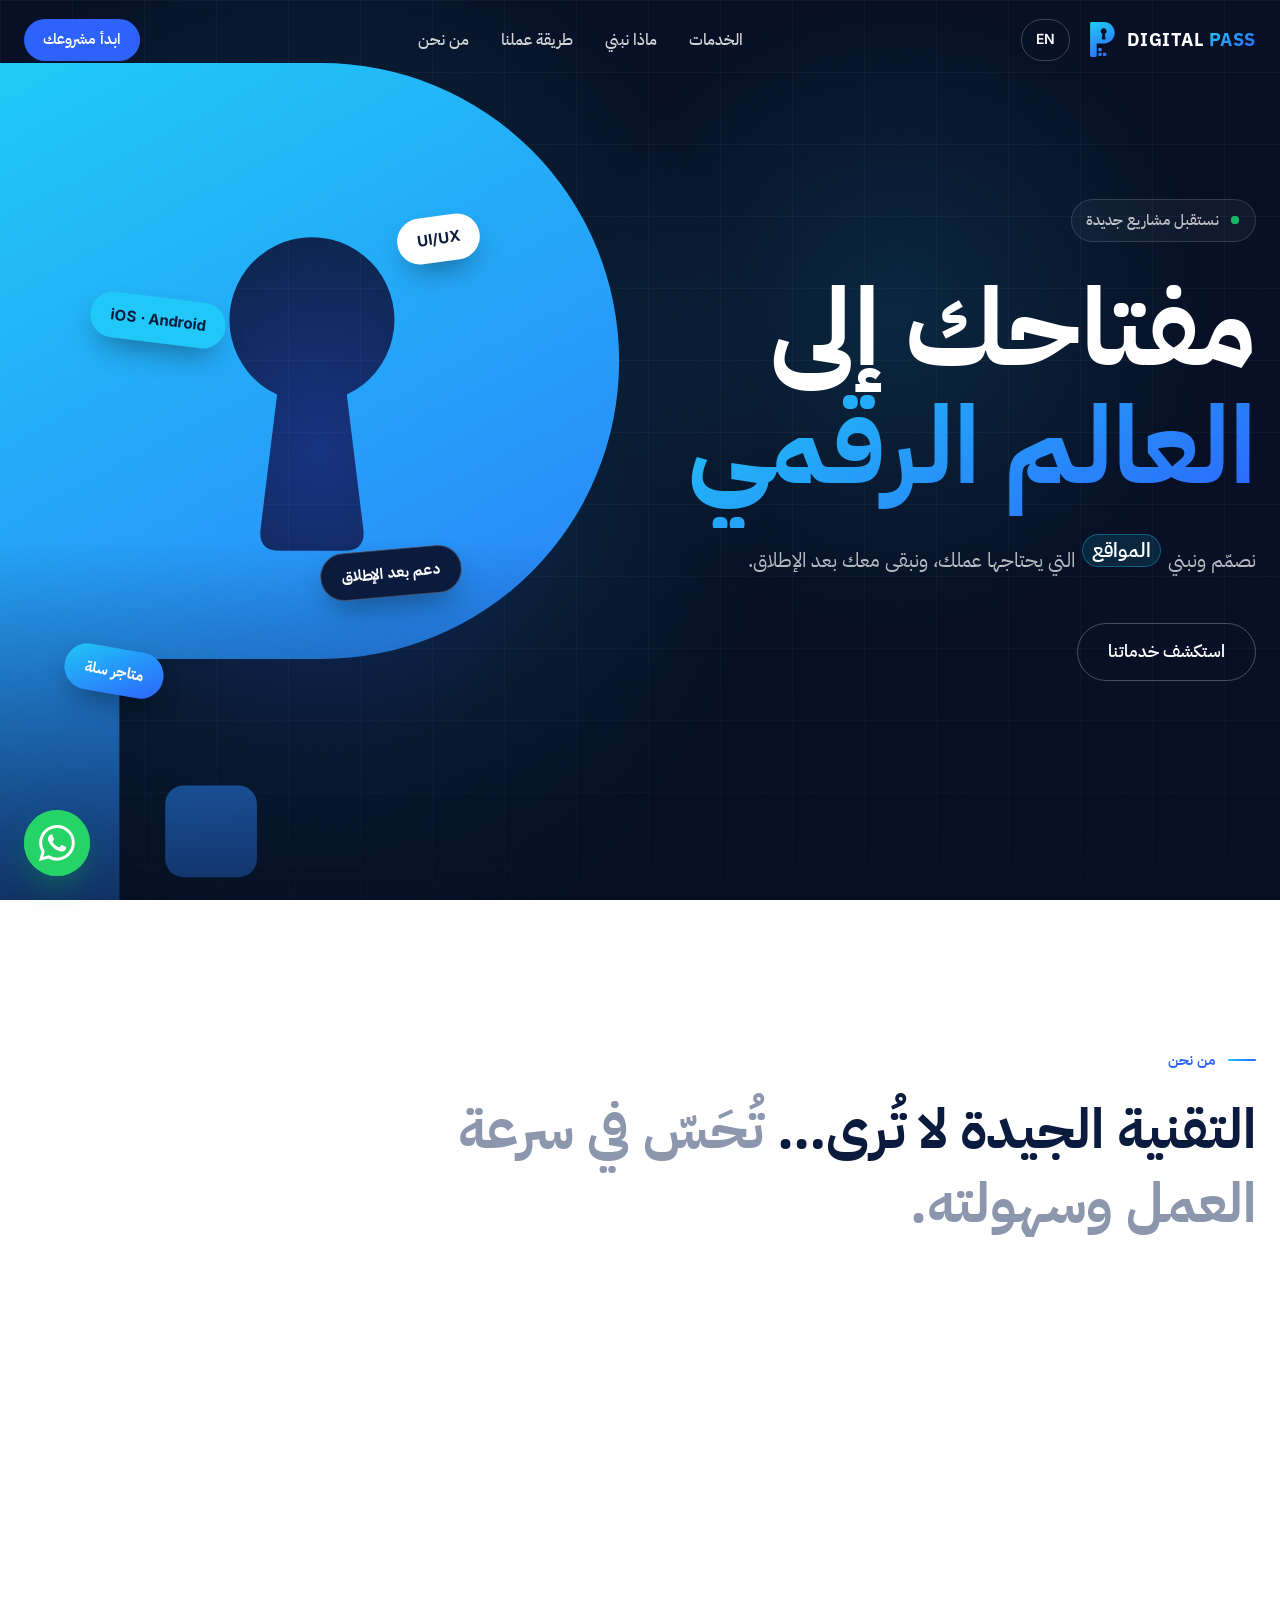
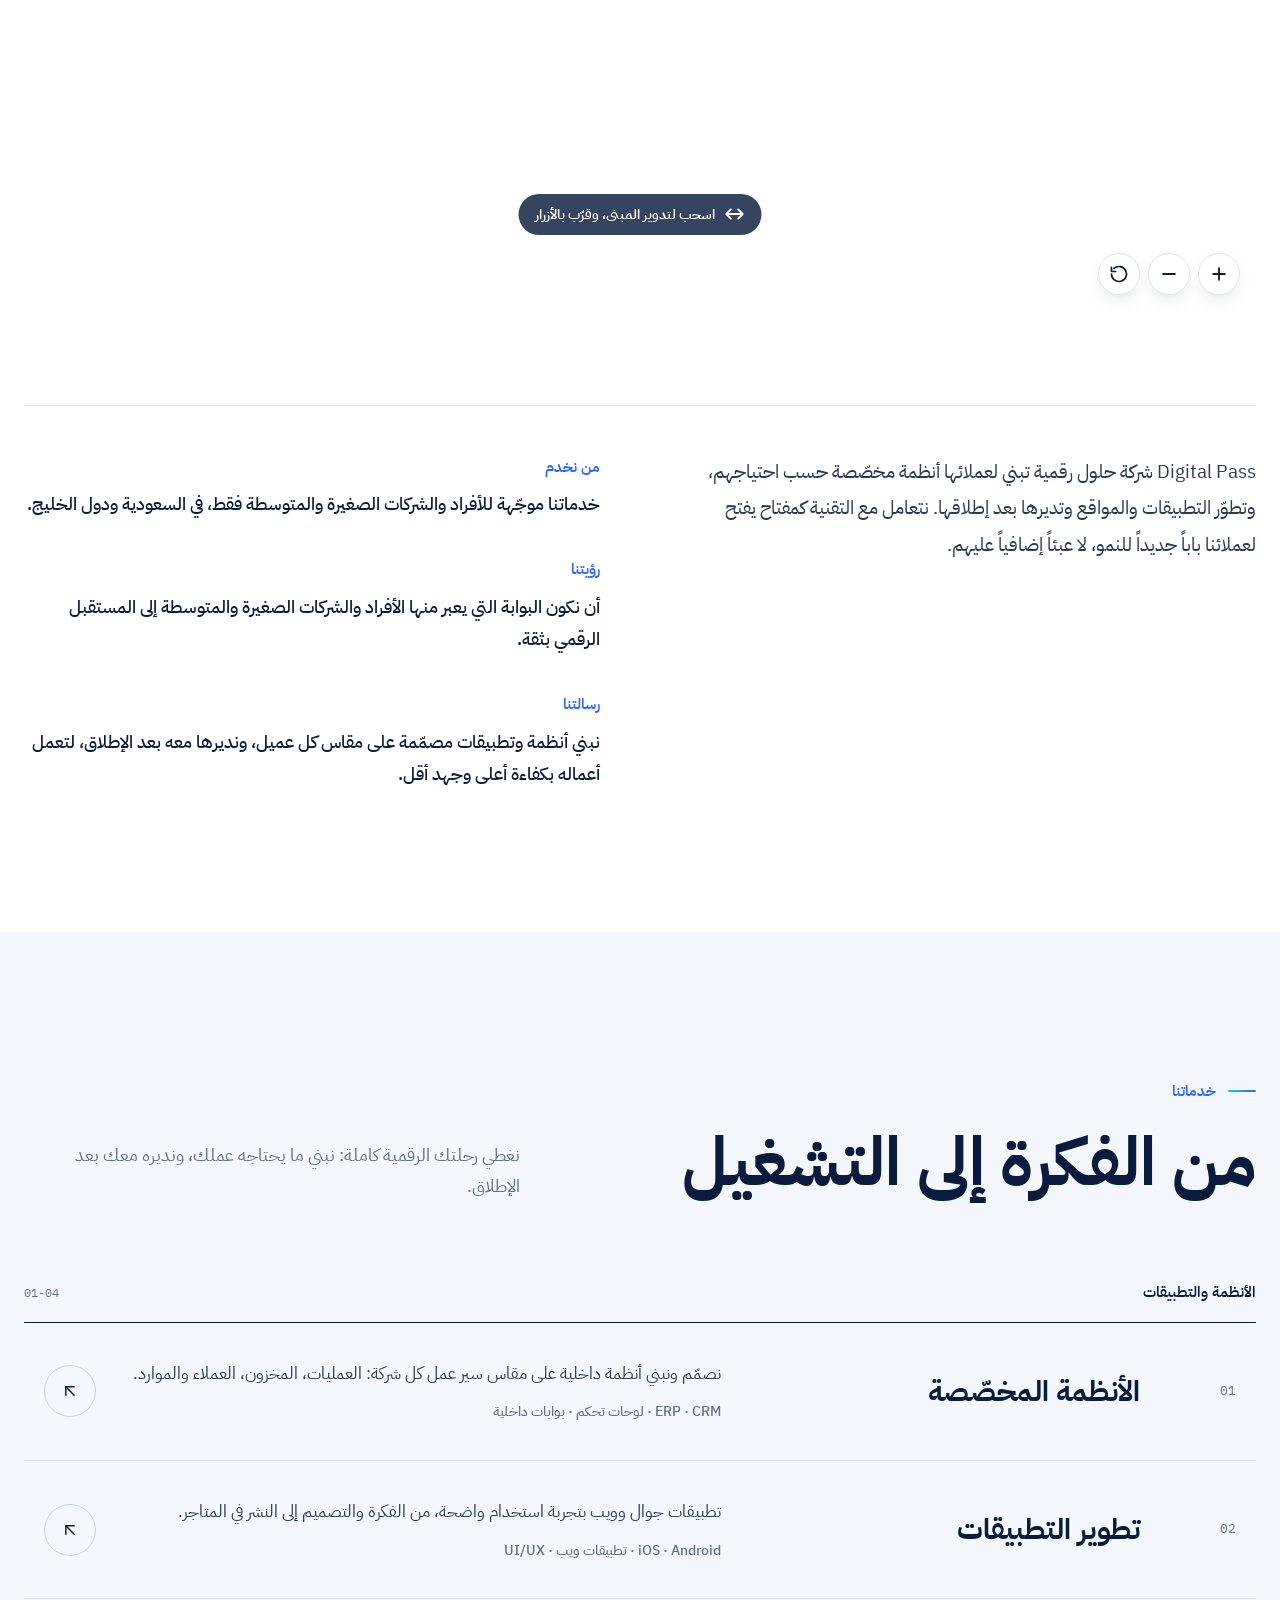
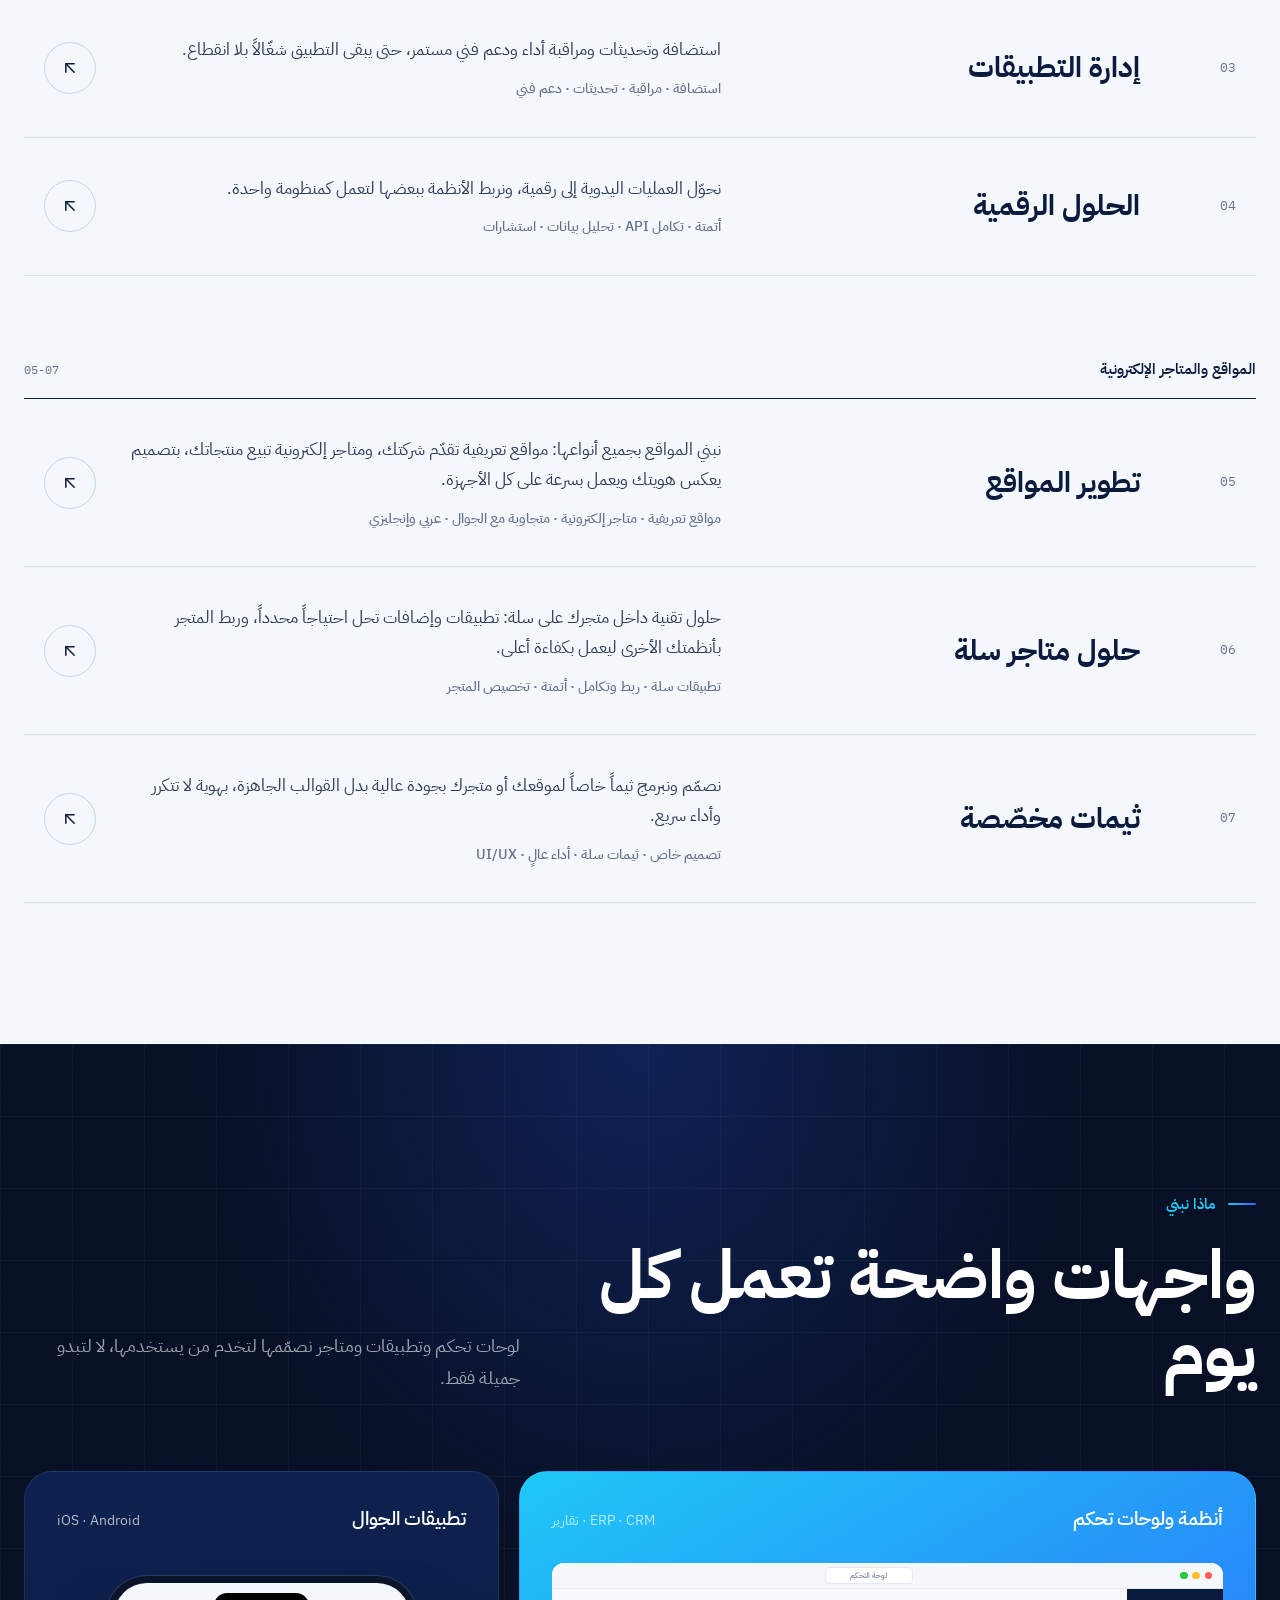
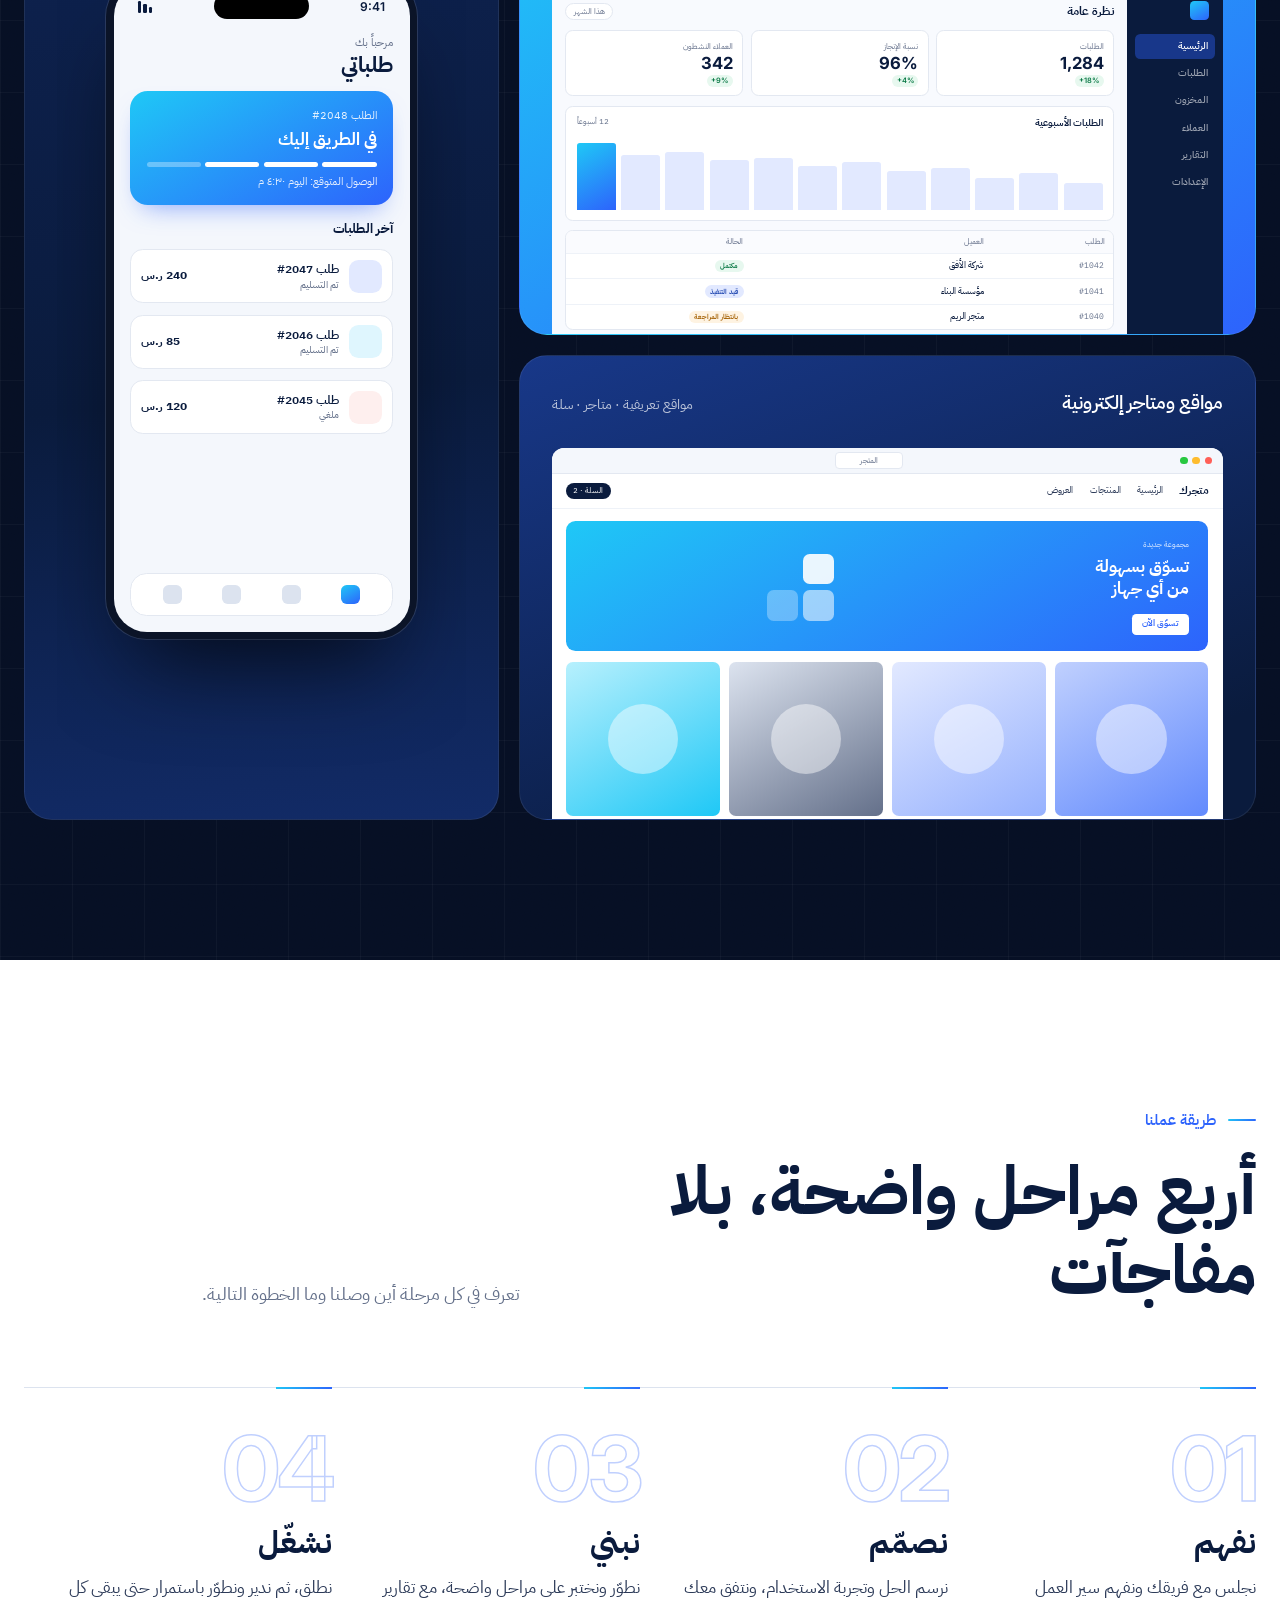
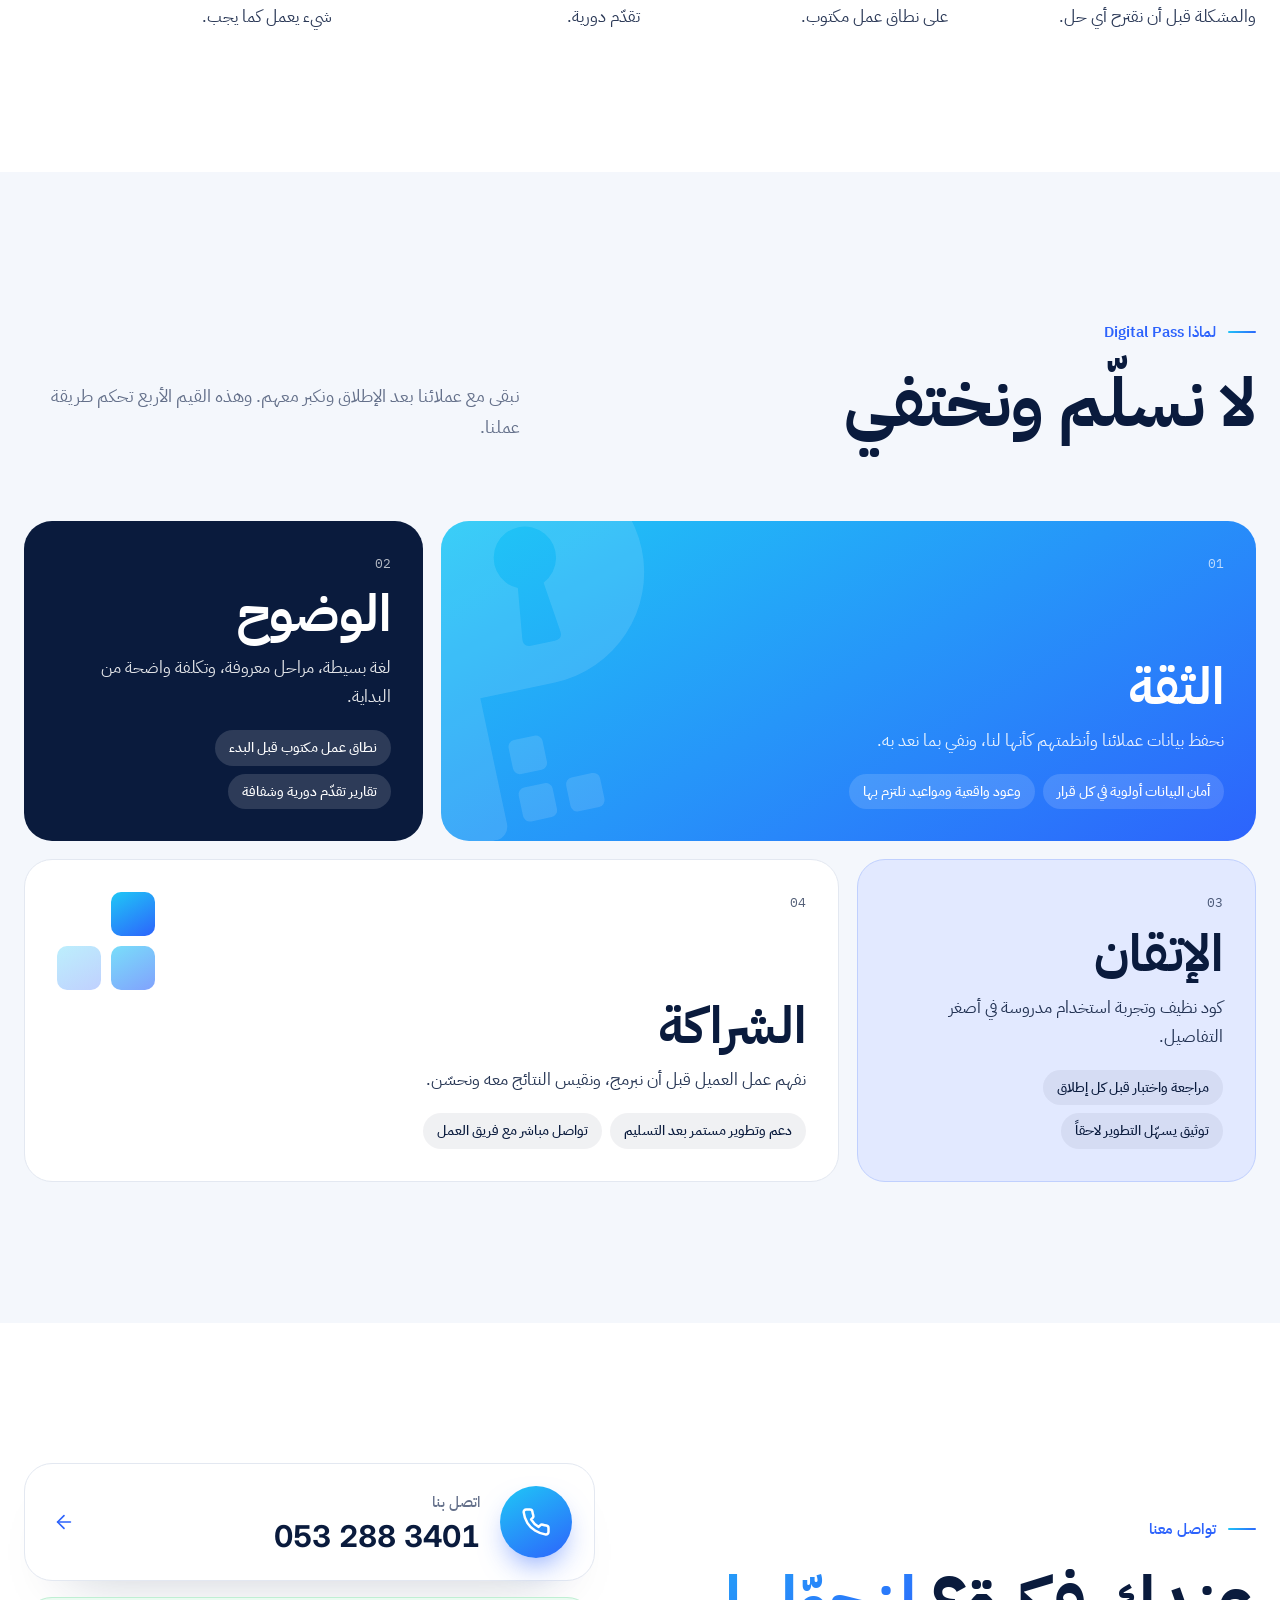
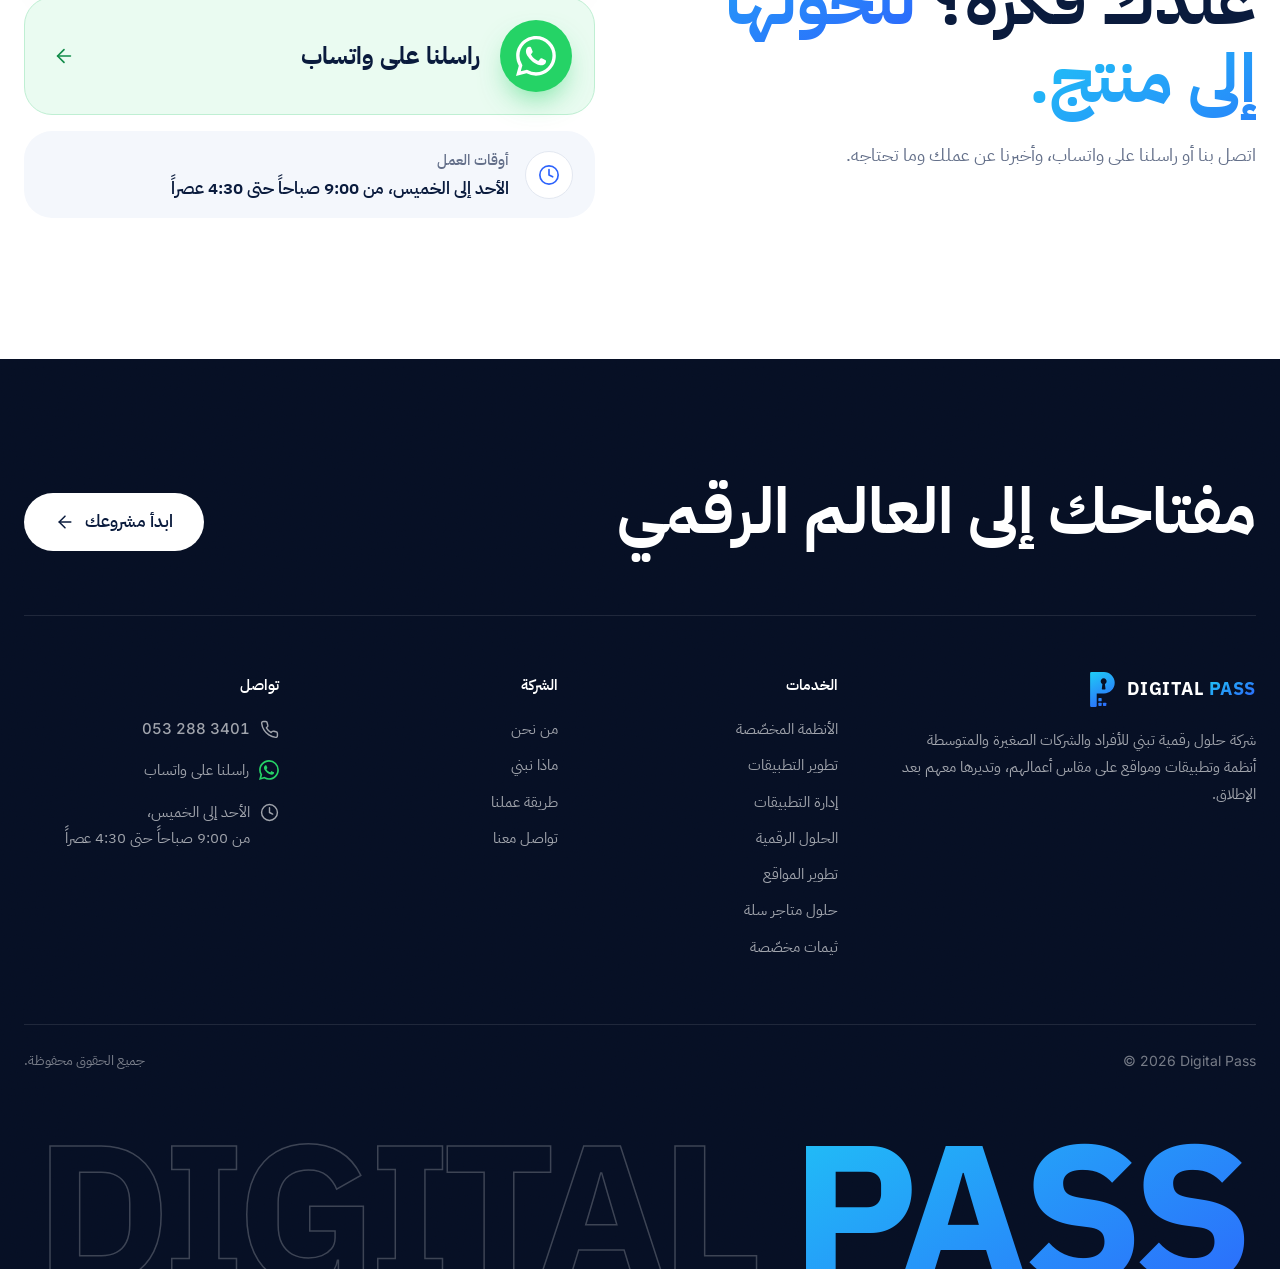
<file: index.html>
<!doctype html>
<html lang="ar" dir="rtl">
<head>
  <meta charset="utf-8">
  <meta name="viewport" content="width=device-width, initial-scale=1">
  <title>Digital Pass | بناء وتطوير الحلول الرقمية المتعددة</title>
  <meta name="description" content="Digital Pass شركة حلول رقمية في السعودية والخليج، تبني للأفراد والشركات الصغيرة والمتوسطة الأنظمة والتطبيقات والمواقع ومتاجر سلة، وتديرها معهم بعد الإطلاق.">
  <meta name="theme-color" content="#060F24">

  <meta property="og:type" content="website">
  <meta property="og:site_name" content="Digital Pass">
  <meta property="og:title" content="Digital Pass | بناء وتطوير الحلول الرقمية المتعددة">
  <meta property="og:description" content="نصمّم ونبني الأنظمة والتطبيقات والمواقع التي يحتاجها عملك، ونبقى معك بعد الإطلاق.">
  <meta property="og:url" content="https://digital-pass.co/">
  <meta property="og:image" content="https://digital-pass.co/assets/img/og-image.png">
  <meta property="og:locale" content="ar_SA">
  <meta property="og:locale:alternate" content="en_US">
  <meta name="twitter:card" content="summary_large_image">

  <link rel="canonical" href="https://digital-pass.co/">
  <link rel="icon" href="assets/img/favicon.svg" type="image/svg+xml">
  <link rel="icon" href="assets/img/icon-192.png" sizes="192x192" type="image/png">
  <link rel="apple-touch-icon" href="assets/img/apple-touch-icon.png">

  <link rel="preconnect" href="https://fonts.googleapis.com">
  <link rel="preconnect" href="https://fonts.gstatic.com" crossorigin>
  <link href="https://fonts.googleapis.com/css2?family=IBM+Plex+Mono:wght@400;500&family=IBM+Plex+Sans+Arabic:wght@400;500;600;700&family=IBM+Plex+Sans:wght@700&family=Inter:wght@400;500;600;700&display=swap" rel="stylesheet">

  <link rel="stylesheet" href="assets/css/style.css?v=20261111d">
  <link rel="stylesheet" href="assets/css/hq.css?v=m8">
  <script>document.documentElement.classList.add('js');</script>

  <!-- Structured data for search engines. If the phone number changes, update it here too (and in assets/js/config.js). -->
  <script type="application/ld+json">
  {
    "@context": "https://schema.org",
    "@graph": [
      {
        "@type": "Organization",
        "@id": "https://digital-pass.co/#organization",
        "name": "Digital Pass",
        "alternateName": "ديجيتال باس",
        "url": "https://digital-pass.co/",
        "logo": {
          "@type": "ImageObject",
          "url": "https://digital-pass.co/assets/img/logo-512.png",
          "width": 512,
          "height": 512
        },
        "image": "https://digital-pass.co/assets/img/og-image.png",
        "slogan": "مفتاحك إلى العالم الرقمي",
        "description": "شركة حلول رقمية في السعودية والخليج، تبني للأفراد والشركات الصغيرة والمتوسطة الأنظمة والتطبيقات والمواقع ومتاجر سلة، وتديرها معهم بعد الإطلاق.",
        "telephone": "+966532883401",
        "areaServed": [
          {
            "@type": "Country",
            "name": "Saudi Arabia"
          },
          {
            "@type": "Country",
            "name": "United Arab Emirates"
          },
          {
            "@type": "Country",
            "name": "Kuwait"
          },
          {
            "@type": "Country",
            "name": "Qatar"
          },
          {
            "@type": "Country",
            "name": "Bahrain"
          },
          {
            "@type": "Country",
            "name": "Oman"
          }
        ],
        "contactPoint": {
          "@type": "ContactPoint",
          "telephone": "+966532883401",
          "contactType": "customer service",
          "availableLanguage": [
            "Arabic",
            "English"
          ],
          "hoursAvailable": {
            "@type": "OpeningHoursSpecification",
            "dayOfWeek": [
              "Sunday",
              "Monday",
              "Tuesday",
              "Wednesday",
              "Thursday"
            ],
            "opens": "09:00",
            "closes": "16:30"
          }
        },
        "hasOfferCatalog": {
          "@type": "OfferCatalog",
          "name": "خدمات Digital Pass",
          "itemListElement": [
            {
              "@type": "Offer",
              "itemOffered": {
                "@type": "Service",
                "name": "الأنظمة المخصّصة",
                "url": "https://digital-pass.co/services/custom-systems/"
              }
            },
            {
              "@type": "Offer",
              "itemOffered": {
                "@type": "Service",
                "name": "تطوير التطبيقات",
                "url": "https://digital-pass.co/services/mobile-apps/"
              }
            },
            {
              "@type": "Offer",
              "itemOffered": {
                "@type": "Service",
                "name": "إدارة التطبيقات",
                "url": "https://digital-pass.co/services/mobile-apps/"
              }
            },
            {
              "@type": "Offer",
              "itemOffered": {
                "@type": "Service",
                "name": "الحلول الرقمية",
                "url": "https://digital-pass.co/services/custom-systems/"
              }
            },
            {
              "@type": "Offer",
              "itemOffered": {
                "@type": "Service",
                "name": "تطوير المواقع",
                "url": "https://digital-pass.co/services/websites/"
              }
            },
            {
              "@type": "Offer",
              "itemOffered": {
                "@type": "Service",
                "name": "حلول متاجر سلة",
                "url": "https://digital-pass.co/services/salla/"
              }
            },
            {
              "@type": "Offer",
              "itemOffered": {
                "@type": "Service",
                "name": "ثيمات مخصّصة",
                "url": "https://digital-pass.co/services/salla/"
              }
            }
          ]
        }
      },
      {
        "@type": "WebSite",
        "@id": "https://digital-pass.co/#website",
        "url": "https://digital-pass.co/",
        "name": "Digital Pass",
        "alternateName": "ديجيتال باس",
        "inLanguage": "ar",
        "publisher": {
          "@id": "https://digital-pass.co/#organization"
        }
      }
    ]
  }
  </script>
</head>
<body>

<!-- SVG sprite: brand symbol + line icons -->
<svg class="sprite" aria-hidden="true" focusable="false">
  <defs>
    <linearGradient id="dp-grad" gradientUnits="userSpaceOnUse" x1="6" y1="0" x2="34" y2="53">
      <stop offset="0" stop-color="#1FC8F6"/>
      <stop offset="1" stop-color="#2D63FC"/>
    </linearGradient>

    <!-- Logo symbol: the letter P with a keyhole and three pixels (guide p.9, x = 10 units) -->
    <symbol id="dp-symbol" viewBox="0 0 37.5 53">
      <path fill-rule="evenodd" d="M2 0H21A16.25 16.25 0 0 1 21 32.5H10V51A2 2 0 0 1 8 53H2A2 2 0 0 1 0 51V2A2 2 0 0 1 2 0ZM18.6 18.08A4.5 4.5 0 1 1 22.4 18.08L23.3 25.4Q23.45 26.6 22.25 26.6H18.75Q17.55 26.6 17.7 25.4Z"/>
      <rect x="12.5" y="39.4" width="5" height="5" rx="1"/>
      <rect x="12.5" y="46.4" width="5" height="5" rx="1"/>
      <rect x="19.5" y="46.4" width="5" height="5" rx="1"/>
    </symbol>

    <symbol id="i-arrow" viewBox="0 0 24 24"><path d="m12 19-7-7 7-7"/><path d="M19 12H5"/></symbol>
    <symbol id="i-arrow-go" viewBox="0 0 24 24"><path d="M7 17V7h10"/><path d="M17 17 7 7"/></symbol>
    <symbol id="i-call" viewBox="0 0 24 24"><path d="M22 16.92v3a2 2 0 0 1-2.18 2 19.79 19.79 0 0 1-8.63-3.07 19.5 19.5 0 0 1-6-6 19.79 19.79 0 0 1-3.07-8.67A2 2 0 0 1 4.11 2h3a2 2 0 0 1 2 1.72 12.84 12.84 0 0 0 .7 2.81 2 2 0 0 1-.45 2.11L8.09 9.91a16 16 0 0 0 6 6l1.27-1.27a2 2 0 0 1 2.11-.45 12.84 12.84 0 0 0 2.81.7A2 2 0 0 1 22 16.92z"/></symbol>
    <symbol id="i-clock" viewBox="0 0 24 24"><circle cx="12" cy="12" r="10"/><path d="M12 6v6l4 2"/></symbol>
    <symbol id="i-menu" viewBox="0 0 24 24"><path d="M4 7h16"/><path d="M4 12h16"/><path d="M4 17h16"/></symbol>
    <symbol id="i-close" viewBox="0 0 24 24"><path d="M18 6 6 18"/><path d="m6 6 12 12"/></symbol>
    <symbol id="i-linkedin" viewBox="0 0 24 24"><g fill="currentColor" stroke="none"><path d="M16 8a6 6 0 0 1 6 6v7h-4v-7a2 2 0 0 0-2-2 2 2 0 0 0-2 2v7h-4v-7a6 6 0 0 1 6-6z"/><rect width="4" height="12" x="2" y="9" rx=".5"/><circle cx="4" cy="4" r="2"/></g></symbol>
    <symbol id="i-x" viewBox="0 0 24 24"><path fill="currentColor" stroke="none" d="M18.244 2.25h3.308l-7.227 8.26 8.502 11.24H16.17l-5.214-6.817L4.99 21.75H1.68l7.73-8.835L1.254 2.25H8.08l4.713 6.231zm-1.161 17.52h1.833L7.084 4.126H5.117z"/></symbol>
  </defs>
</svg>

<a class="skip-link" href="#main" data-i18n="a11y.skip">تخطَّ إلى المحتوى</a>

<!-- ============ Header ============ -->
<header class="site-header" id="site-header">
  <div class="container header-inner">
    <button class="menu-toggle" type="button" aria-expanded="false" aria-controls="main-nav" aria-label="فتح القائمة" data-i18n-aria="nav.menu">
      <svg class="icon icon-open" aria-hidden="true"><use href="#i-menu"/></svg>
      <svg class="icon icon-close" aria-hidden="true"><use href="#i-close"/></svg>
    </button>

    <a href="#top" class="brand" aria-label="Digital Pass">
      <svg class="brand-symbol" aria-hidden="true"><use href="#dp-symbol"/></svg>
      <span class="wordmark"><span class="wm-digital">DIGITAL</span> <span class="wm-pass">PASS</span></span>
    </a>

    <button class="lang-toggle" type="button" data-lang-toggle lang="en">EN</button>

    <nav class="main-nav" id="main-nav" aria-label="القائمة الرئيسية" data-i18n-aria="nav.label">
      <a href="#services" data-i18n="nav.services">الخدمات</a>
      <a href="#work" data-i18n="nav.work">ماذا نبني</a>
      <a href="#process" data-i18n="nav.process">طريقة عملنا</a>
      <a href="#about" data-i18n="nav.about">من نحن</a>
      <a href="#contact" class="btn btn-primary nav-cta-mobile" data-i18n="nav.cta">ابدأ مشروعك</a>
    </nav>

    <a class="btn btn-primary btn-sm header-cta" href="#contact" data-i18n="nav.cta">ابدأ مشروعك</a>
  </div>
</header>

<main id="main">

  <!-- ============ Hero ============ -->
  <section class="hero" id="top">
    <div class="hero-spot" aria-hidden="true"></div>
    <svg class="hero-mark" aria-hidden="true"><use href="#dp-symbol"/></svg>
    <div class="grain" aria-hidden="true"></div>

    <div class="stickers" aria-hidden="true">
      <span class="sticker sticker--white" lang="en" style="--r:-8deg;top:24%;inset-inline-end:31%">UI/UX</span>
      <span class="sticker sticker--cyan" lang="en" style="--r:7deg;top:33%;inset-inline-end:7%">iOS · Android</span>
      <span class="sticker sticker--navy" style="--r:-5deg;top:61%;inset-inline-end:25%" data-i18n="hero.s1">دعم بعد الإطلاق</span>
      <span class="sticker sticker--grad" style="--r:10deg;top:72%;inset-inline-end:5%" data-i18n="hero.s2">متاجر سلة</span>
    </div>

    <div class="container hero-inner">
      <div class="hero-copy">
        <p class="eyebrow reveal"><span class="eyebrow-dot" aria-hidden="true"></span><span data-i18n="hero.eyebrow">نستقبل مشاريع جديدة</span></p>
        <h1 class="hero-title reveal" data-i18n-html="hero.title">مفتاحك إلى<br><span class="text-grad">العالم الرقمي</span></h1>
        <p class="hero-lead reveal" data-i18n-html="hero.lead">نصمّم ونبني <span class="rotator" data-words="الأنظمة|التطبيقات|المواقع|متاجر سلة|الثيمات"><span class="rotator-word">الأنظمة</span></span> التي يحتاجها عملك، ونبقى معك بعد الإطلاق.</p>
        <div class="hero-actions reveal">
          <a href="#services" class="btn btn-ghost btn-lg" data-i18n="hero.cta2">استكشف خدماتنا</a>
        </div>
      </div>
    </div>

    <div class="container hero-foot reveal">
      <ul class="hero-caps">
        <li><span class="cap-num">01</span><span data-i18n="hero.c1">أنظمة مخصّصة</span></li>
        <li><span class="cap-num">02</span><span data-i18n="hero.c2">تطبيقات جوال وويب</span></li>
        <li><span class="cap-num">03</span><span data-i18n="hero.c3">مواقع ومتاجر إلكترونية</span></li>
        <li><span class="cap-num">04</span><span data-i18n="hero.c4">حلول متاجر سلة</span></li>
      </ul>
    </div>
  </section>

  <section class="section about" id="about">
    <div class="container">
      <p class="label reveal" data-i18n="about.label">من نحن</p>
      <p class="statement reveal" data-i18n-html="about.statement">التقنية الجيدة لا تُرى… <span class="soft">تُحَسّ في سرعة العمل وسهولته.</span></p>

      <!-- the Digital Pass model (3D, drag to rotate) -->
      <div class="hq-stage reveal" data-hq>
        <div class="hq-fade" aria-hidden="true"></div>
        <canvas class="hq-canvas" tabindex="0" role="img" aria-label="مجسّم ثلاثي الأبعاد لمبنى Digital Pass: اسحبه لتدويره، والأسهم للتدوير، و+ و− للتقريب والتبعيد" data-i18n-aria="hq.aria"></canvas>
        <div class="hq-scroll hq-scroll--top" aria-hidden="true"></div>
        <div class="hq-scroll hq-scroll--bottom" aria-hidden="true"></div>
        <p class="hq-hint" aria-hidden="true"><svg viewBox="0 0 24 24" fill="none" stroke="currentColor" stroke-width="2" stroke-linecap="round" stroke-linejoin="round"><path d="M8 7l-5 5 5 5M16 7l5 5-5 5M3 12h18"/></svg><span class="t-mouse" data-i18n="hq.hint">اسحب لتدوير المبنى، وقرّب بالأزرار</span><span class="t-touch" data-i18n="hq.hintTouch">حرّك بإصبع، وقرّب بإصبعين</span></p>
        <div class="hq-tools">
          <button type="button" class="hq-btn" data-hq-zoom="in" aria-label="تقريب" data-i18n-aria="hq.zoomIn"><svg viewBox="0 0 24 24" fill="none" stroke="currentColor" stroke-width="2.2" stroke-linecap="round"><path d="M12 5v14M5 12h14"/></svg></button>
          <button type="button" class="hq-btn" data-hq-zoom="out" aria-label="تبعيد" data-i18n-aria="hq.zoomOut"><svg viewBox="0 0 24 24" fill="none" stroke="currentColor" stroke-width="2.2" stroke-linecap="round"><path d="M5 12h14"/></svg></button>
          <button type="button" class="hq-btn" data-hq-reset aria-label="إرجاع المبنى لوضعه" data-i18n-aria="hq.reset"><svg viewBox="0 0 24 24" fill="none" stroke="currentColor" stroke-width="2" stroke-linecap="round" stroke-linejoin="round"><path d="M3 12a9 9 0 1 0 3-6.7"/><path d="M3 4v5h5"/></svg></button>
        </div>
      </div>

      <div class="about-cols">
        <p class="about-text reveal" data-i18n="about.text">Digital Pass شركة حلول رقمية تبني لعملائها أنظمة مخصّصة حسب احتياجهم، وتطوّر التطبيقات والمواقع وتديرها بعد إطلاقها. نتعامل مع التقنية كمفتاح يفتح لعملائنا باباً جديداً للنمو، لا عبئاً إضافياً عليهم.</p>
        <div class="about-vm">
          <div class="vm reveal">
            <h2 class="vm-title" data-i18n="about.serveT">من نخدم</h2>
            <p data-i18n="about.serve">خدماتنا موجّهة للأفراد والشركات الصغيرة والمتوسطة فقط، في السعودية ودول الخليج.</p>
          </div>
          <div class="vm reveal">
            <h2 class="vm-title" data-i18n="about.visionT">رؤيتنا</h2>
            <p data-i18n="about.vision">أن نكون البوابة التي يعبر منها الأفراد والشركات الصغيرة والمتوسطة إلى المستقبل الرقمي بثقة.</p>
          </div>
          <div class="vm reveal">
            <h2 class="vm-title" data-i18n="about.missionT">رسالتنا</h2>
            <p data-i18n="about.mission">نبني أنظمة وتطبيقات مصمّمة على مقاس كل عميل، ونديرها معه بعد الإطلاق، لتعمل أعماله بكفاءة أعلى وجهد أقل.</p>
          </div>
        </div>
      </div>
    </div>
  </section>

  <!-- ============ Services ============ -->
  <section class="section services" id="services">
    <div class="container">
      <div class="section-top">
        <div>
          <p class="label reveal" data-i18n="services.label">خدماتنا</p>
          <h2 class="h2 reveal" data-i18n="services.title">من الفكرة إلى التشغيل</h2>
        </div>
        <p class="section-lead reveal" data-i18n="services.lead">نغطي رحلتك الرقمية كاملة: نبني ما يحتاجه عملك، ونديره معك بعد الإطلاق.</p>
      </div>

      <div class="svc-group">
        <h3 class="svc-group-title reveal"><span data-i18n="services.g1">الأنظمة والتطبيقات</span><span class="svc-count">01-04</span></h3>
        <ul class="svc-list">
          <li class="reveal">
            <a href="/services/custom-systems/" class="svc">
              <span class="svc-num">01</span>
              <span class="svc-title" data-i18n="s1.title">الأنظمة المخصّصة</span>
              <span class="svc-body">
                <span class="svc-desc" data-i18n="s1.desc">نصمّم ونبني أنظمة داخلية على مقاس سير عمل كل شركة: العمليات، المخزون، العملاء والموارد.</span>
                <span class="svc-tags" data-i18n="s1.tags">ERP · CRM · لوحات تحكم · بوابات داخلية</span>
              </span>
              <span class="svc-go" aria-hidden="true"><svg class="icon"><use href="#i-arrow-go"/></svg></span>
            </a>
          </li>
          <li class="reveal">
            <a href="/services/mobile-apps/" class="svc">
              <span class="svc-num">02</span>
              <span class="svc-title" data-i18n="s2.title">تطوير التطبيقات</span>
              <span class="svc-body">
                <span class="svc-desc" data-i18n="s2.desc">تطبيقات جوال وويب بتجربة استخدام واضحة، من الفكرة والتصميم إلى النشر في المتاجر.</span>
                <span class="svc-tags" data-i18n="s2.tags">iOS · Android · تطبيقات ويب · UI/UX</span>
              </span>
              <span class="svc-go" aria-hidden="true"><svg class="icon"><use href="#i-arrow-go"/></svg></span>
            </a>
          </li>
          <li class="reveal">
            <a href="/services/mobile-apps/" class="svc">
              <span class="svc-num">03</span>
              <span class="svc-title" data-i18n="s3.title">إدارة التطبيقات</span>
              <span class="svc-body">
                <span class="svc-desc" data-i18n="s3.desc">استضافة وتحديثات ومراقبة أداء ودعم فني مستمر، حتى يبقى التطبيق شغّالاً بلا انقطاع.</span>
                <span class="svc-tags" data-i18n="s3.tags">استضافة · مراقبة · تحديثات · دعم فني</span>
              </span>
              <span class="svc-go" aria-hidden="true"><svg class="icon"><use href="#i-arrow-go"/></svg></span>
            </a>
          </li>
          <li class="reveal">
            <a href="/services/custom-systems/" class="svc">
              <span class="svc-num">04</span>
              <span class="svc-title" data-i18n="s4.title">الحلول الرقمية</span>
              <span class="svc-body">
                <span class="svc-desc" data-i18n="s4.desc">نحوّل العمليات اليدوية إلى رقمية، ونربط الأنظمة ببعضها لتعمل كمنظومة واحدة.</span>
                <span class="svc-tags" data-i18n="s4.tags">أتمتة · تكامل API · تحليل بيانات · استشارات</span>
              </span>
              <span class="svc-go" aria-hidden="true"><svg class="icon"><use href="#i-arrow-go"/></svg></span>
            </a>
          </li>
        </ul>
      </div>

      <div class="svc-group">
        <h3 class="svc-group-title reveal"><span data-i18n="services.g2">المواقع والمتاجر الإلكترونية</span><span class="svc-count">05-07</span></h3>
        <ul class="svc-list">
          <li class="reveal">
            <a href="/services/websites/" class="svc">
              <span class="svc-num">05</span>
              <span class="svc-title" data-i18n="s5.title">تطوير المواقع</span>
              <span class="svc-body">
                <span class="svc-desc" data-i18n="s5.desc">نبني المواقع بجميع أنواعها: مواقع تعريفية تقدّم شركتك، ومتاجر إلكترونية تبيع منتجاتك، بتصميم يعكس هويتك ويعمل بسرعة على كل الأجهزة.</span>
                <span class="svc-tags" data-i18n="s5.tags">مواقع تعريفية · متاجر إلكترونية · متجاوبة مع الجوال · عربي وإنجليزي</span>
              </span>
              <span class="svc-go" aria-hidden="true"><svg class="icon"><use href="#i-arrow-go"/></svg></span>
            </a>
          </li>
          <li class="reveal">
            <a href="/services/salla/" class="svc">
              <span class="svc-num">06</span>
              <span class="svc-title" data-i18n="s6.title">حلول متاجر سلة</span>
              <span class="svc-body">
                <span class="svc-desc" data-i18n="s6.desc">حلول تقنية داخل متجرك على سلة: تطبيقات وإضافات تحل احتياجاً محدداً، وربط المتجر بأنظمتك الأخرى ليعمل بكفاءة أعلى.</span>
                <span class="svc-tags" data-i18n="s6.tags">تطبيقات سلة · ربط وتكامل · أتمتة · تخصيص المتجر</span>
              </span>
              <span class="svc-go" aria-hidden="true"><svg class="icon"><use href="#i-arrow-go"/></svg></span>
            </a>
          </li>
          <li class="reveal">
            <a href="/services/salla/" class="svc">
              <span class="svc-num">07</span>
              <span class="svc-title" data-i18n="s7.title">ثيمات مخصّصة</span>
              <span class="svc-body">
                <span class="svc-desc" data-i18n="s7.desc">نصمّم ونبرمج ثيماً خاصاً لموقعك أو متجرك بجودة عالية بدل القوالب الجاهزة، بهوية لا تتكرر وأداء سريع.</span>
                <span class="svc-tags" data-i18n="s7.tags">تصميم خاص · ثيمات سلة · أداء عالٍ · UI/UX</span>
              </span>
              <span class="svc-go" aria-hidden="true"><svg class="icon"><use href="#i-arrow-go"/></svg></span>
            </a>
          </li>
        </ul>
      </div>
    </div>
  </section>

  <!-- ============ What we build (product shots) ============ -->
  <section class="section showcase" id="work">
    <div class="grain" aria-hidden="true"></div>
    <div class="container">
      <div class="section-top">
        <div>
          <p class="label label--light reveal" data-i18n="work.label">ماذا نبني</p>
          <h2 class="h2 reveal" data-i18n="work.title">واجهات واضحة تعمل كل يوم</h2>
        </div>
        <p class="section-lead reveal" data-i18n="work.lead">لوحات تحكم وتطبيقات ومتاجر نصمّمها لتخدم من يستخدمها، لا لتبدو جميلة فقط.</p>
      </div>

      <div class="bento">
        <!-- Dashboard -->
        <figure class="tile tile--dash reveal">
          <figcaption class="tile-cap">
            <strong data-i18n="work.c1t">أنظمة ولوحات تحكم</strong>
            <span data-i18n="work.c1s">ERP · CRM · تقارير</span>
          </figcaption>
          <div class="tile-shot">
            <div class="mock mock-browser" aria-hidden="true">
              <div class="mb-bar"><i></i><i></i><i></i><span class="mb-url" data-i18n="mock.urlDash">لوحة التحكم</span></div>
              <div class="mb-body">
                <aside class="mb-side">
                  <span class="mb-logo"></span>
                  <b class="on" data-i18n="mock.home">الرئيسية</b><b data-i18n="mock.orders">الطلبات</b><b data-i18n="mock.inventory">المخزون</b><b data-i18n="mock.customers">العملاء</b><b data-i18n="mock.reports">التقارير</b><b data-i18n="mock.settings">الإعدادات</b>
                </aside>
                <div class="mb-main">
                  <div class="mb-head"><strong data-i18n="mock.overview">نظرة عامة</strong><span class="mb-pill" data-i18n="mock.thisMonth">هذا الشهر</span></div>
                  <div class="mb-kpis">
                    <div class="kpi"><span data-i18n="mock.orders">الطلبات</span><strong>1,284</strong><em>+18%</em></div>
                    <div class="kpi"><span data-i18n="mock.completion">نسبة الإنجاز</span><strong>96%</strong><em>+4%</em></div>
                    <div class="kpi"><span data-i18n="mock.active">العملاء النشطون</span><strong>342</strong><em>+9%</em></div>
                  </div>
                  <div class="mb-chart">
                    <div class="mb-chart-head"><b data-i18n="mock.weekly">الطلبات الأسبوعية</b><span data-i18n="mock.weeks">12 أسبوعاً</span></div>
                    <div class="bars">
                      <i style="--h:38%"></i><i style="--h:52%"></i><i style="--h:45%"></i><i style="--h:60%"></i><i style="--h:55%"></i><i style="--h:68%"></i>
                      <i style="--h:62%"></i><i style="--h:74%"></i><i style="--h:70%"></i><i style="--h:82%"></i><i style="--h:78%"></i><i class="hi" style="--h:94%"></i>
                    </div>
                  </div>
                  <div class="mb-table">
                    <div class="tr th"><span data-i18n="mock.order">الطلب</span><span data-i18n="mock.customer">العميل</span><span data-i18n="mock.status">الحالة</span></div>
                    <div class="tr"><span class="mono">#1042</span><span data-i18n="mock.client1">شركة الأفق</span><span class="st st--ok" data-i18n="mock.done">مكتمل</span></div>
                    <div class="tr"><span class="mono">#1041</span><span data-i18n="mock.client2">مؤسسة البناء</span><span class="st st--run" data-i18n="mock.running">قيد التنفيذ</span></div>
                    <div class="tr"><span class="mono">#1040</span><span data-i18n="mock.client3">متجر الريم</span><span class="st st--wait" data-i18n="mock.review">بانتظار المراجعة</span></div>
                  </div>
                </div>
              </div>
            </div>
          </div>
        </figure>

        <!-- Mobile app -->
        <figure class="tile tile--phone reveal">
          <figcaption class="tile-cap">
            <strong data-i18n="work.c2t">تطبيقات الجوال</strong>
            <span data-i18n="work.c2s">iOS · Android</span>
          </figcaption>
          <div class="tile-shot">
            <div class="mock mock-phone" aria-hidden="true">
              <div class="ph-island"></div>
              <div class="ph-screen">
                <div class="ph-status"><span>9:41</span><span class="ph-sig"><i></i><i></i><i></i></span></div>
                <div class="ph-hello"><small data-i18n="mock.welcome">مرحباً بك</small><strong data-i18n="mock.myOrders">طلباتي</strong></div>
                <div class="ph-card">
                  <small data-i18n="mock.order2048">الطلب ‎#2048</small>
                  <strong data-i18n="mock.onTheWay">في الطريق إليك</strong>
                  <div class="ph-steps"><i class="on"></i><i class="on"></i><i class="on"></i><i></i></div>
                  <small data-i18n="mock.eta">الوصول المتوقع: اليوم ٤:٣٠ م</small>
                </div>
                <div class="ph-sec" data-i18n="mock.recent">آخر الطلبات</div>
                <div class="ph-item"><span class="ph-ic"></span><span class="ph-tx"><b data-i18n="mock.o2047">طلب ‎#2047</b><small data-i18n="mock.delivered">تم التسليم</small></span><span class="ph-amt" data-i18n="mock.sar240">240 ر.س</span></div>
                <div class="ph-item"><span class="ph-ic ph-ic--2"></span><span class="ph-tx"><b data-i18n="mock.o2046">طلب ‎#2046</b><small data-i18n="mock.delivered">تم التسليم</small></span><span class="ph-amt" data-i18n="mock.sar85">85 ر.س</span></div>
                <div class="ph-item"><span class="ph-ic ph-ic--3"></span><span class="ph-tx"><b data-i18n="mock.o2045">طلب ‎#2045</b><small data-i18n="mock.cancelled">ملغي</small></span><span class="ph-amt" data-i18n="mock.sar120">120 ر.س</span></div>
                <div class="ph-tabs"><i class="on"></i><i></i><i></i><i></i></div>
              </div>
            </div>
          </div>
        </figure>

        <!-- Online store -->
        <figure class="tile tile--store reveal">
          <figcaption class="tile-cap">
            <strong data-i18n="work.c3t">مواقع ومتاجر إلكترونية</strong>
            <span data-i18n="work.c3s">مواقع تعريفية · متاجر · سلة</span>
          </figcaption>
          <div class="tile-shot">
            <div class="mock mock-browser mock-store" aria-hidden="true">
              <div class="mb-bar"><i></i><i></i><i></i><span class="mb-url" data-i18n="mock.urlStore">المتجر</span></div>
              <div class="st-nav"><b class="st-logo" data-i18n="mock.yourStore">متجرك</b><span data-i18n="mock.home">الرئيسية</span><span data-i18n="mock.products">المنتجات</span><span data-i18n="mock.offers">العروض</span><span class="st-cart" data-i18n="mock.cart">السلة · 2</span></div>
              <div class="st-hero">
                <div class="st-hero-tx"><small data-i18n="mock.newCollection">مجموعة جديدة</small><strong data-i18n-html="mock.shopEasy">تسوّق بسهولة<br>من أي جهاز</strong><span class="st-btn" data-i18n="mock.shopNow">تسوّق الآن</span></div>
                <div class="st-hero-art"><i></i><i></i><i></i></div>
              </div>
              <div class="st-grid">
                <div class="prod"><span class="prod-img" style="--a:#C0D0FE;--b:#628AFD"></span><span data-i18n="mock.p1">ساعة ذكية</span><b data-i18n="mock.p1price">349 ر.س</b></div>
                <div class="prod"><span class="prod-img" style="--a:#E2E9FF;--b:#96B1FE"></span><span data-i18n="mock.p2">سماعات لاسلكية</span><b data-i18n="mock.p2price">199 ر.س</b></div>
                <div class="prod"><span class="prod-img" style="--a:#DCE3EF;--b:#64708A"></span><span data-i18n="mock.p3">حقيبة جلدية</span><b data-i18n="mock.p3price">279 ر.س</b></div>
                <div class="prod"><span class="prod-img" style="--a:#B7F0FD;--b:#1FC8F6"></span><span data-i18n="mock.p4">قارورة حرارية</span><b data-i18n="mock.p4price">89 ر.س</b></div>
              </div>
            </div>
          </div>
        </figure>
      </div>
    </div>
  </section>

  <!-- ============ Process ============ -->
  <section class="section process-sec" id="process">
    <div class="container">
      <div class="section-top">
        <div>
          <p class="label reveal" data-i18n="process.label">طريقة عملنا</p>
          <h2 class="h2 reveal" data-i18n="process.title">أربع مراحل واضحة، بلا مفاجآت</h2>
        </div>
        <p class="section-lead reveal" data-i18n="process.lead">تعرف في كل مرحلة أين وصلنا وما الخطوة التالية.</p>
      </div>

      <ol class="process">
        <li class="reveal">
          <span class="p-num">01</span>
          <h3 class="p-title" data-i18n="step1.title">نفهم</h3>
          <p data-i18n="step1.desc">نجلس مع فريقك ونفهم سير العمل والمشكلة قبل أن نقترح أي حل.</p>
        </li>
        <li class="reveal">
          <span class="p-num">02</span>
          <h3 class="p-title" data-i18n="step2.title">نصمّم</h3>
          <p data-i18n="step2.desc">نرسم الحل وتجربة الاستخدام، ونتفق معك على نطاق عمل مكتوب.</p>
        </li>
        <li class="reveal">
          <span class="p-num">03</span>
          <h3 class="p-title" data-i18n="step3.title">نبني</h3>
          <p data-i18n="step3.desc">نطوّر ونختبر على مراحل واضحة، مع تقارير تقدّم دورية.</p>
        </li>
        <li class="reveal">
          <span class="p-num">04</span>
          <h3 class="p-title" data-i18n="step4.title">نشغّل</h3>
          <p data-i18n="step4.desc">نطلق، ثم ندير ونطوّر باستمرار حتى يبقى كل شيء يعمل كما يجب.</p>
        </li>
      </ol>
    </div>
  </section>

  <!-- ============ Why us / values ============ -->
  <section class="section why" id="why">
    <div class="container">
      <div class="section-top">
        <div>
          <p class="label reveal" data-i18n="why.label">لماذا Digital Pass</p>
          <h2 class="h2 reveal" data-i18n="why.title">لا نسلّم ونختفي</h2>
        </div>
        <p class="section-lead reveal" data-i18n="why.lead">نبقى مع عملائنا بعد الإطلاق ونكبر معهم. وهذه القيم الأربع تحكم طريقة عملنا.</p>
      </div>

      <div class="vbento">
        <article class="vtile vtile--trust reveal">
          <span class="vt-num">01</span>
          <h3 data-i18n="v1.title">الثقة</h3>
          <p data-i18n="v1.desc">نحفظ بيانات عملائنا وأنظمتهم كأنها لنا، ونفي بما نعد به.</p>
          <ul class="vt-pills"><li data-i18n="v1.i1">أمان البيانات أولوية في كل قرار</li><li data-i18n="v1.i2">وعود واقعية ومواعيد نلتزم بها</li></ul>
          <svg class="vt-mark" aria-hidden="true"><use href="#dp-symbol"/></svg>
        </article>
        <article class="vtile vtile--clarity reveal">
          <span class="vt-num">02</span>
          <h3 data-i18n="v2.title">الوضوح</h3>
          <p data-i18n="v2.desc">لغة بسيطة، مراحل معروفة، وتكلفة واضحة من البداية.</p>
          <ul class="vt-pills"><li data-i18n="v2.i1">نطاق عمل مكتوب قبل البدء</li><li data-i18n="v2.i2">تقارير تقدّم دورية وشفافة</li></ul>
        </article>
        <article class="vtile vtile--craft reveal">
          <span class="vt-num">03</span>
          <h3 data-i18n="v3.title">الإتقان</h3>
          <p data-i18n="v3.desc">كود نظيف وتجربة استخدام مدروسة في أصغر التفاصيل.</p>
          <ul class="vt-pills"><li data-i18n="v3.i1">مراجعة واختبار قبل كل إطلاق</li><li data-i18n="v3.i2">توثيق يسهّل التطوير لاحقاً</li></ul>
        </article>
        <article class="vtile vtile--partner reveal">
          <span class="vt-num">04</span>
          <h3 data-i18n="v4.title">الشراكة</h3>
          <p data-i18n="v4.desc">نفهم عمل العميل قبل أن نبرمج، ونقيس النتائج معه ونحسّن.</p>
          <ul class="vt-pills"><li data-i18n="v4.i1">دعم وتطوير مستمر بعد التسليم</li><li data-i18n="v4.i2">تواصل مباشر مع فريق العمل</li></ul>
          <span class="vt-pixels" aria-hidden="true"><i></i><i></i><i></i></span>
        </article>
      </div>
    </div>
  </section>

  <!-- ============ Contact ============ -->

  </div>

  <!-- ============ Contact ============ -->
  <section class="section contact" id="contact">
    <div class="container contact-grid">
      <div class="contact-info">
        <p class="label reveal" data-i18n="contact.label">تواصل معنا</p>
        <h2 class="h2 reveal" data-i18n-html="contact.title">عندك فكرة؟ <span class="text-grad">لنحوّلها إلى منتج.</span></h2>
        <p class="section-lead reveal" data-i18n="contact.lead">اتصل بنا أو راسلنا على واتساب، وأخبرنا عن عملك وما تحتاجه.</p>

        <div class="socials" data-socials></div>
      </div>

      <div class="contact-cards">
        <a class="contact-card contact-card--call reveal" data-contact="phone" data-contact-item="phone" href="#">
          <span class="cc-icon" aria-hidden="true"><svg class="icon"><use href="#i-call"/></svg></span>
          <span class="cc-text">
            <span class="cc-label" data-i18n="contact.callTitle">اتصل بنا</span>
            <span class="cc-value cc-number" data-contact-text="phone" dir="ltr"></span>
          </span>
          <svg class="icon arrow" aria-hidden="true"><use href="#i-arrow"/></svg>
        </a>

        <a class="contact-card contact-card--wa reveal" data-contact="whatsapp" data-contact-item="whatsapp" href="#" target="_blank" rel="noopener">
          <span class="cc-icon" aria-hidden="true"><span class="wa-glyph"></span></span>
          <span class="cc-text">
            <span class="cc-title" data-i18n="contact.waTitle">راسلنا على واتساب</span>
          </span>
          <svg class="icon arrow" aria-hidden="true"><use href="#i-arrow"/></svg>
        </a>

        <div class="hours reveal">
          <span class="hours-icon" aria-hidden="true"><svg class="icon"><use href="#i-clock"/></svg></span>
          <p class="hours-text">
            <span class="cc-label" data-i18n="contact.hoursTitle">أوقات العمل</span>
            <span class="hours-value"><span data-i18n="contact.hoursDays">الأحد إلى الخميس،</span> <span data-i18n="contact.hoursTime">من 9:00 صباحاً حتى 4:30 عصراً</span></span>
          </p>
        </div>
      </div>
    </div>
  </section>

</main>


<!-- ============ Footer ============ -->
<footer class="site-footer">
  <div class="grain" aria-hidden="true"></div>
  <div class="container">
    <div class="footer-top">
      <p class="footer-tagline"><span data-i18n="footer.tagline">مفتاحك إلى العالم الرقمي</span></p>
      <a href="#contact" class="btn btn-light btn-lg magnetic">
        <span data-i18n="nav.cta">ابدأ مشروعك</span>
        <svg class="icon arrow" aria-hidden="true"><use href="#i-arrow"/></svg>
      </a>
    </div>

    <div class="footer-grid">
      <div class="footer-brand">
        <a href="#top" class="brand brand--light" aria-label="Digital Pass">
          <svg class="brand-symbol" aria-hidden="true"><use href="#dp-symbol"/></svg>
          <span class="wordmark"><span class="wm-digital">DIGITAL</span> <span class="wm-pass">PASS</span></span>
        </a>
        <p data-i18n="footer.about">شركة حلول رقمية تبني للأفراد والشركات الصغيرة والمتوسطة أنظمة وتطبيقات ومواقع على مقاس أعمالهم، وتديرها معهم بعد الإطلاق.</p>
        <div class="socials socials--dark" data-socials></div>
      </div>

      <div>
        <h2 class="footer-h" data-i18n="footer.services">الخدمات</h2>
        <ul>
          <li><a href="/services/custom-systems/" data-i18n="s1.title">الأنظمة المخصّصة</a></li>
          <li><a href="/services/mobile-apps/" data-i18n="s2.title">تطوير التطبيقات</a></li>
          <li><a href="/services/mobile-apps/" data-i18n="s3.title">إدارة التطبيقات</a></li>
          <li><a href="/services/custom-systems/" data-i18n="s4.title">الحلول الرقمية</a></li>
          <li><a href="/services/websites/" data-i18n="s5.title">تطوير المواقع</a></li>
          <li><a href="/services/salla/" data-i18n="s6.title">حلول متاجر سلة</a></li>
          <li><a href="/services/salla/" data-i18n="s7.title">ثيمات مخصّصة</a></li>
        </ul>
      </div>

      <div>
        <h2 class="footer-h" data-i18n="footer.company">الشركة</h2>
        <ul>
          <li><a href="#about" data-i18n="nav.about">من نحن</a></li>
          <li><a href="#work" data-i18n="nav.work">ماذا نبني</a></li>
          <li><a href="#process" data-i18n="nav.process">طريقة عملنا</a></li>
          <li><a href="#contact" data-i18n="contact.label">تواصل معنا</a></li>
        </ul>
      </div>

      <div>
        <h2 class="footer-h" data-i18n="footer.contact">تواصل</h2>
        <ul class="footer-contact">
          <li data-contact-item="phone">
            <a data-contact="phone" href="#">
              <svg class="icon" aria-hidden="true"><use href="#i-call"/></svg><span class="cc-number" data-contact-text="phone" dir="ltr"></span>
            </a>
          </li>
          <li data-contact-item="whatsapp">
            <a data-contact="whatsapp" href="#" target="_blank" rel="noopener">
              <span class="wa-glyph" aria-hidden="true"></span><span data-i18n="footer.whatsapp">راسلنا على واتساب</span>
            </a>
          </li>
          <li>
            <span class="footer-hours"><svg class="icon" aria-hidden="true"><use href="#i-clock"/></svg><span class="hours-value"><span data-i18n="contact.hoursDays">الأحد إلى الخميس،</span> <span data-i18n="contact.hoursTime">من 9:00 صباحاً حتى 4:30 عصراً</span></span></span>
          </li>
        </ul>
      </div>
    </div>

    <div class="footer-bottom">
      <span class="copy">© <span data-year>2026</span> Digital Pass</span>
      <span data-i18n="footer.rights">جميع الحقوق محفوظة.</span>
    </div>
  </div>
  <div class="footer-giant" aria-hidden="true"><span class="fg-digital">DIGITAL</span> <span class="fg-pass">PASS</span></div>
</footer>

<a class="wa-float" data-contact="whatsapp-float" href="#" target="_blank" rel="noopener" aria-label="تواصل عبر واتساب" data-i18n-aria="contact.whatsappAria" hidden>
  <span class="wa-glyph" aria-hidden="true"></span>
</a>

<script src="assets/js/config.js?v=20261111d"></script>
<script src="assets/js/i18n.js?v=20261116p"></script>
<script src="assets/js/main.js?v=20261111d"></script>
<script type="module" src="assets/js/hq-viewer.js?v=m6"></script>
</body>
</html>
</file>
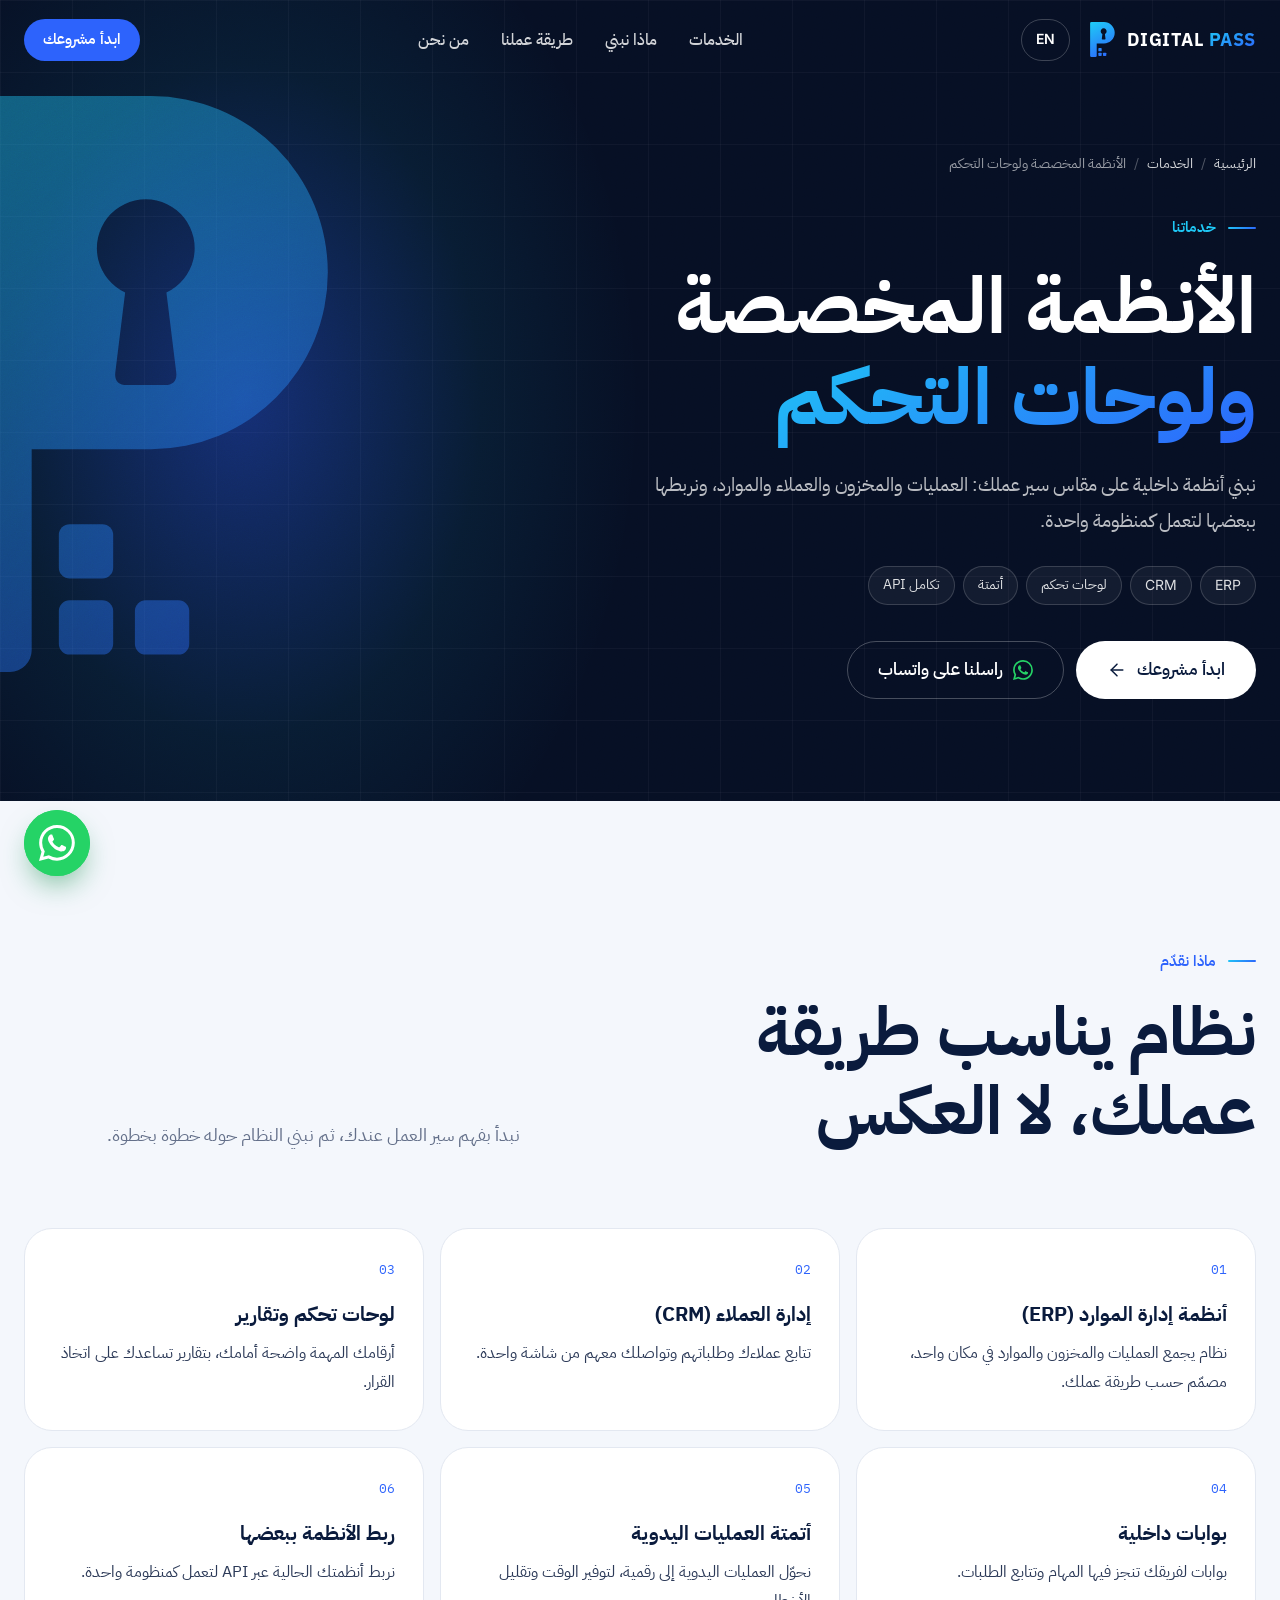
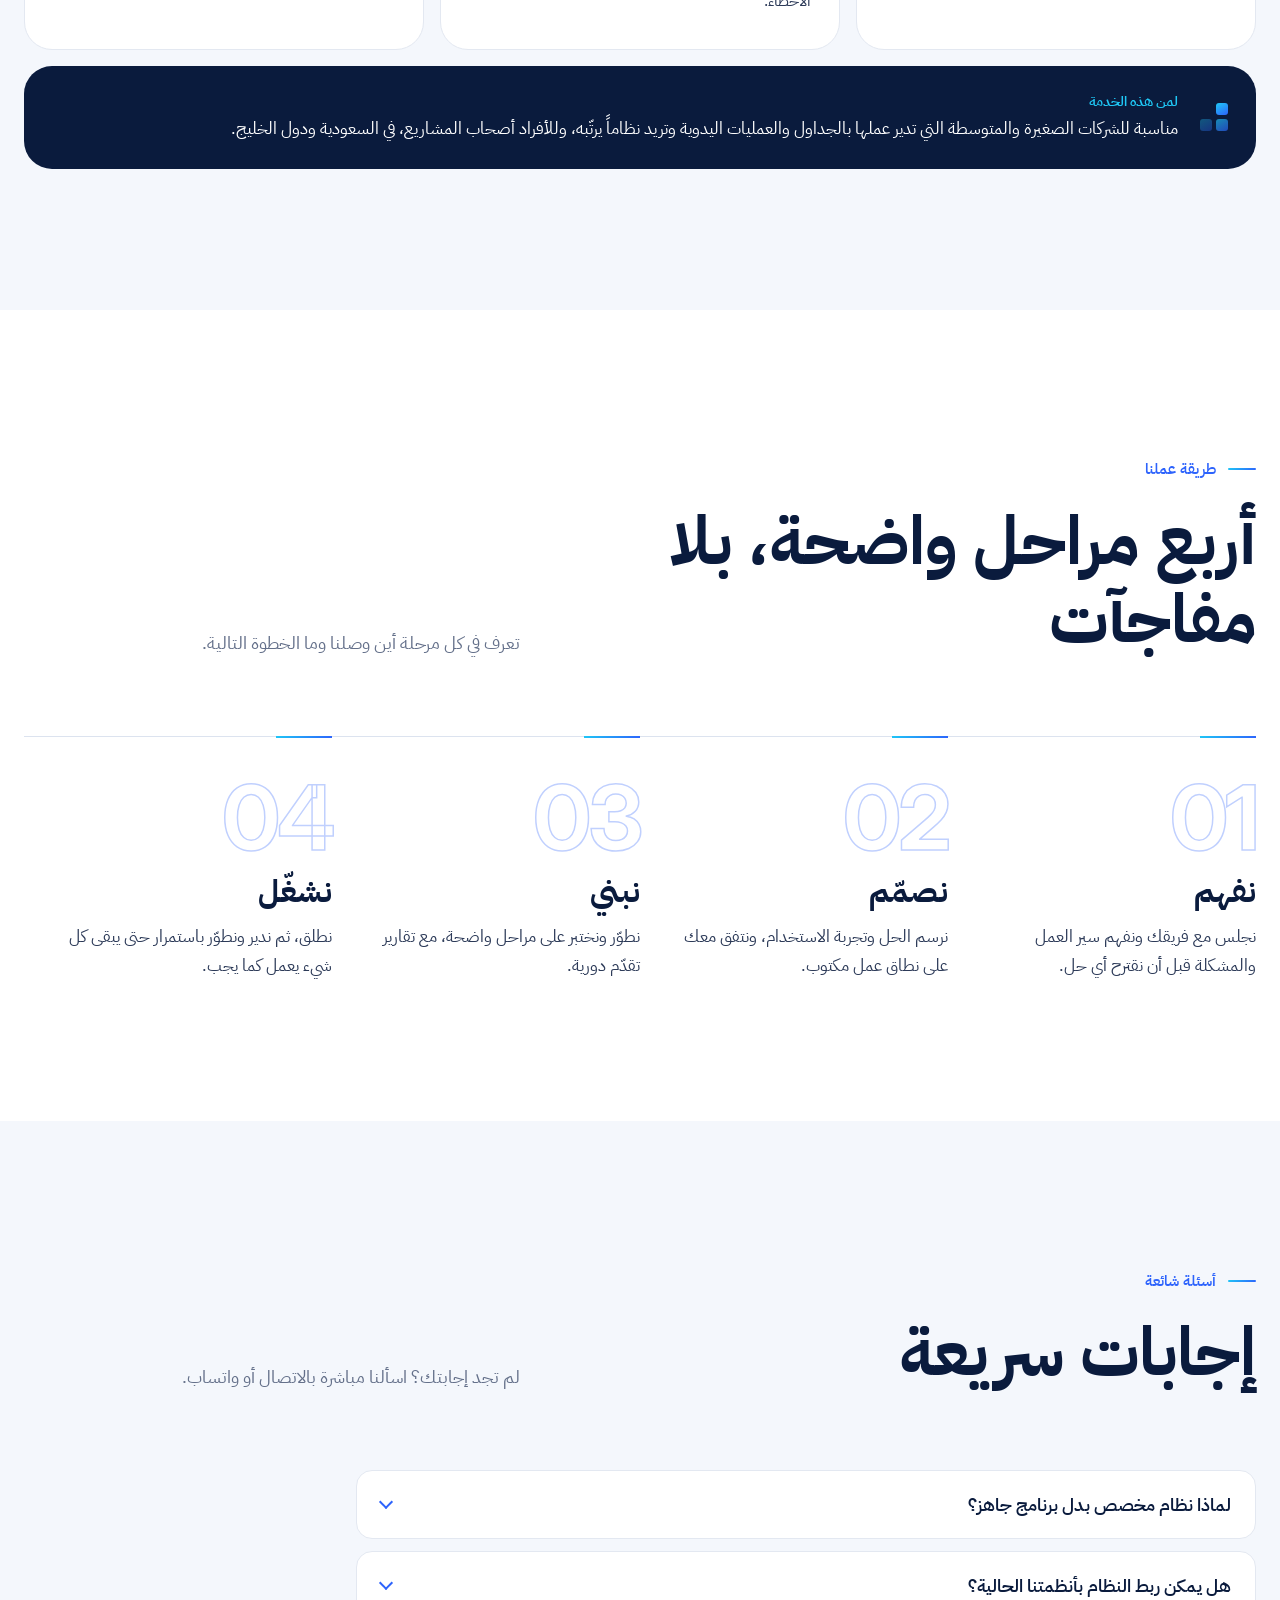
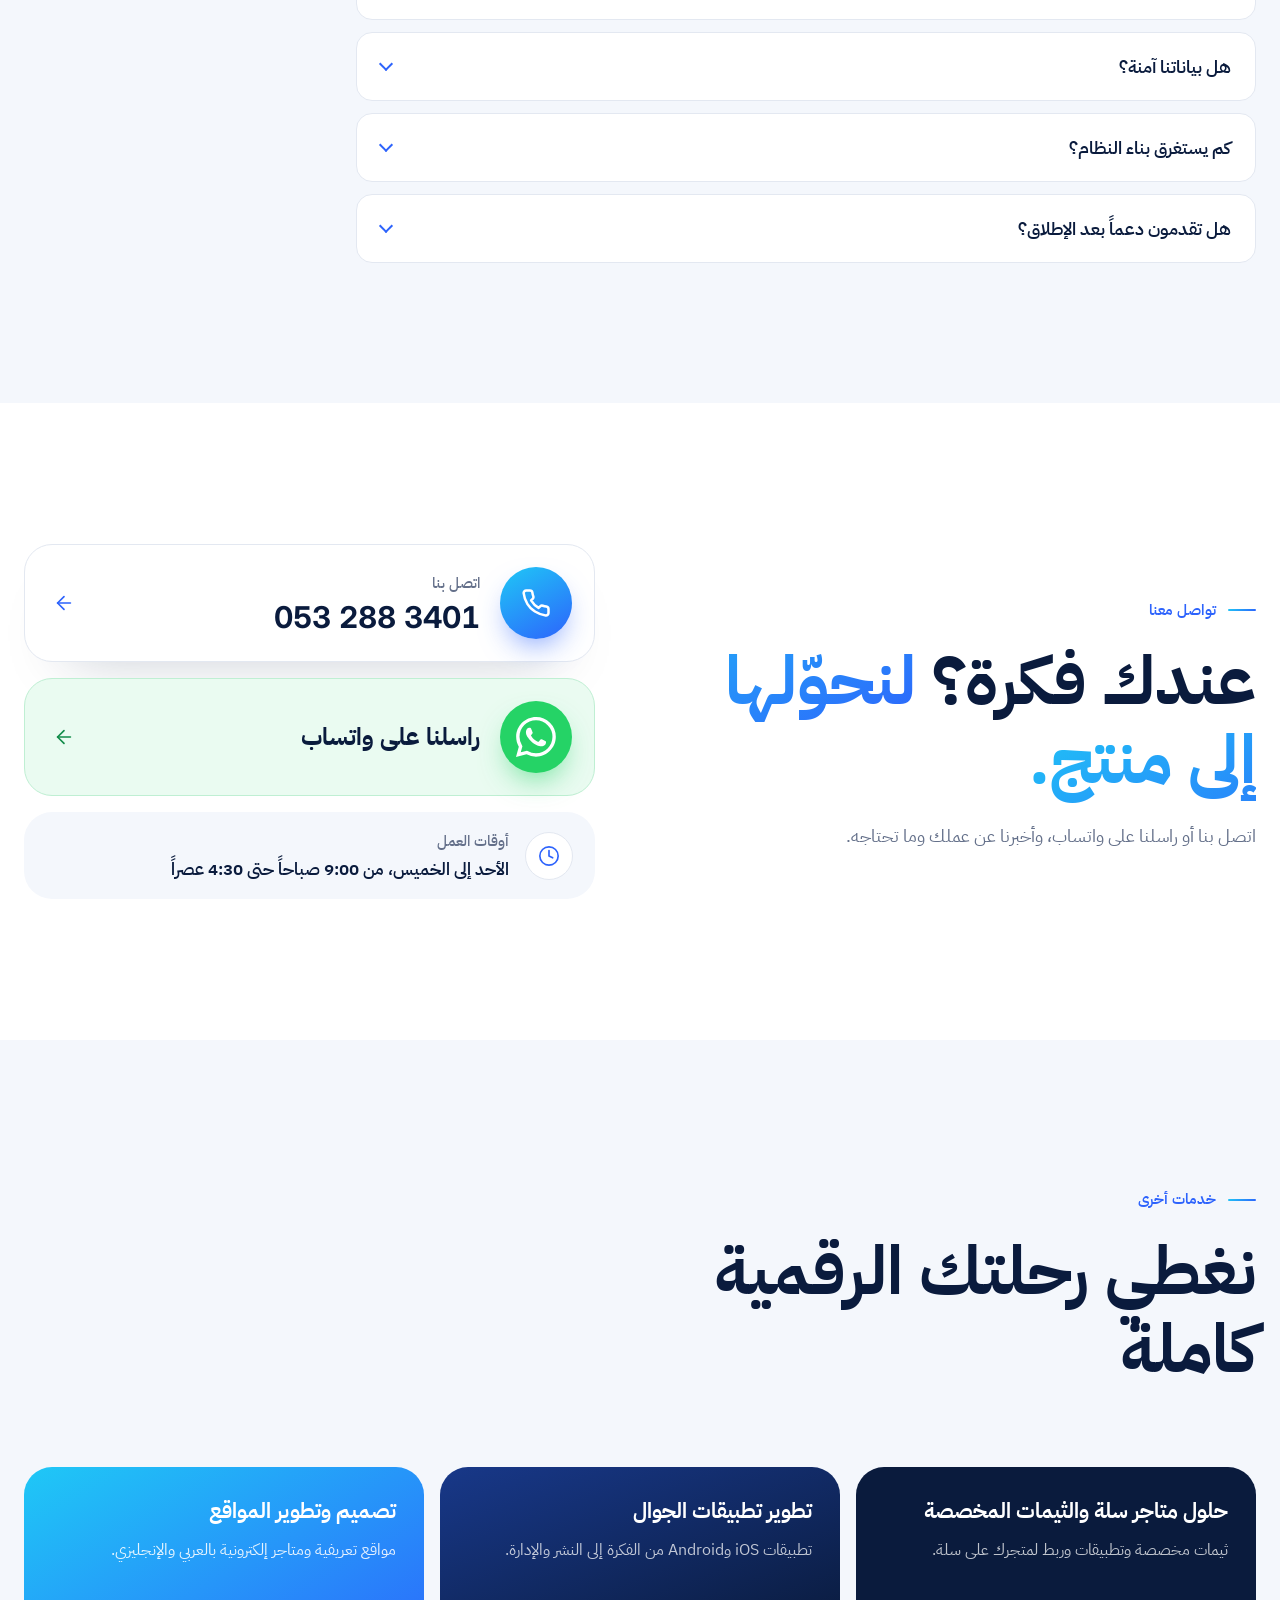
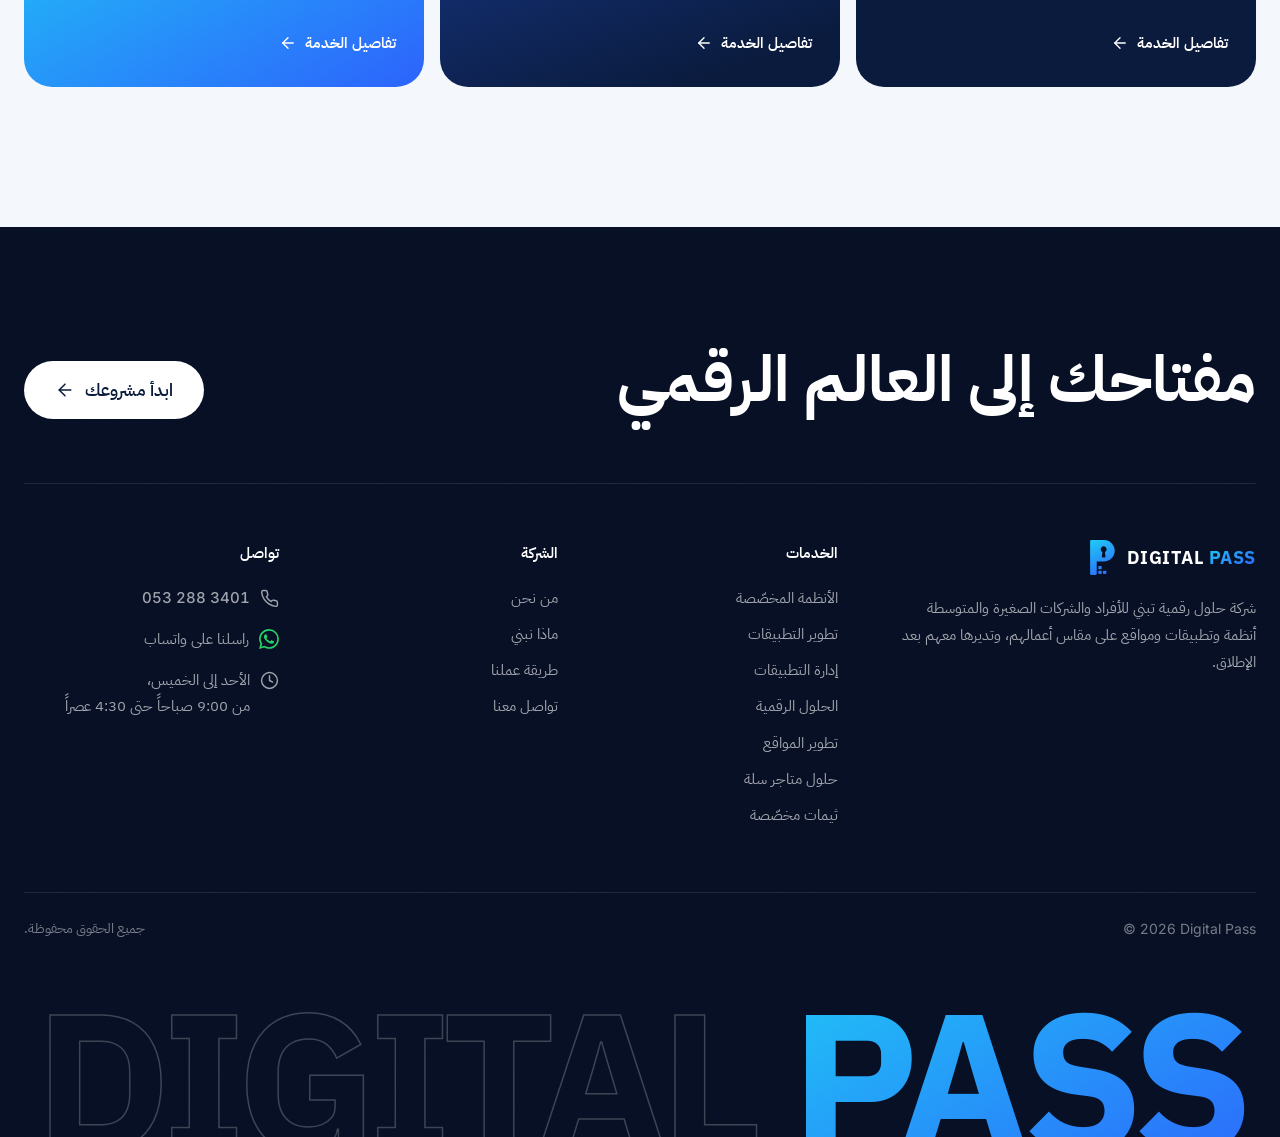
<file: services/custom-systems/index.html>
<!doctype html>
<html lang="ar" dir="rtl" data-page="custom-systems">
<head>
  <meta charset="utf-8">
  <meta name="viewport" content="width=device-width, initial-scale=1">
  <title>أنظمة مخصصة ولوحات تحكم ERP وCRM | Digital Pass</title>
  <meta name="description" content="نبني أنظمة داخلية ولوحات تحكم ERP وCRM على مقاس سير عملك، ونربطها بأنظمتك، للأفراد والشركات الصغيرة والمتوسطة في السعودية والخليج.">
  <meta name="theme-color" content="#060F24">

  <meta property="og:type" content="website">
  <meta property="og:site_name" content="Digital Pass">
  <meta property="og:title" content="أنظمة مخصصة ولوحات تحكم ERP وCRM | Digital Pass">
  <meta property="og:description" content="نبني أنظمة داخلية ولوحات تحكم ERP وCRM على مقاس سير عملك، ونربطها بأنظمتك، للأفراد والشركات الصغيرة والمتوسطة في السعودية والخليج.">
  <meta property="og:url" content="https://digital-pass.co/services/custom-systems/">
  <meta property="og:image" content="https://digital-pass.co/assets/img/og-image.png">
  <meta property="og:locale" content="ar_SA">
  <meta property="og:locale:alternate" content="en_US">
  <meta name="twitter:card" content="summary_large_image">

  <link rel="canonical" href="https://digital-pass.co/services/custom-systems/">
  <link rel="icon" href="/assets/img/favicon.svg" type="image/svg+xml">
  <link rel="icon" href="/assets/img/icon-192.png" sizes="192x192" type="image/png">
  <link rel="apple-touch-icon" href="/assets/img/apple-touch-icon.png">

  <link rel="preconnect" href="https://fonts.googleapis.com">
  <link rel="preconnect" href="https://fonts.gstatic.com" crossorigin>
  <link href="https://fonts.googleapis.com/css2?family=IBM+Plex+Mono:wght@400;500&family=IBM+Plex+Sans+Arabic:wght@400;500;600;700&family=IBM+Plex+Sans:wght@700&family=Inter:wght@400;500;600;700&display=swap" rel="stylesheet">

  <link rel="stylesheet" href="/assets/css/style.css?v=20261111e">
  <script>document.documentElement.classList.add('js');</script>

  <!-- Structured data for search engines -->
  <script type="application/ld+json">
  {
    "@context": "https://schema.org",
    "@graph": [
      {
        "@type": "Service",
        "@id": "https://digital-pass.co/services/custom-systems/#service",
        "name": "الأنظمة المخصصة ولوحات التحكم",
        "serviceType": "تطوير الأنظمة المخصصة ولوحات التحكم",
        "description": "نبني أنظمة داخلية ولوحات تحكم ERP وCRM على مقاس سير عملك، ونربطها بأنظمتك، للأفراد والشركات الصغيرة والمتوسطة في السعودية والخليج.",
        "url": "https://digital-pass.co/services/custom-systems/",
        "inLanguage": "ar",
        "provider": {
          "@id": "https://digital-pass.co/#organization"
        },
        "areaServed": [
          {
            "@type": "Country",
            "name": "Saudi Arabia"
          },
          {
            "@type": "Country",
            "name": "United Arab Emirates"
          },
          {
            "@type": "Country",
            "name": "Kuwait"
          },
          {
            "@type": "Country",
            "name": "Qatar"
          },
          {
            "@type": "Country",
            "name": "Bahrain"
          },
          {
            "@type": "Country",
            "name": "Oman"
          }
        ]
      },
      {
        "@type": "Organization",
        "@id": "https://digital-pass.co/#organization",
        "name": "Digital Pass",
        "url": "https://digital-pass.co/",
        "logo": "https://digital-pass.co/assets/img/logo-512.png"
      },
      {
        "@type": "BreadcrumbList",
        "itemListElement": [
          {
            "@type": "ListItem",
            "position": 1,
            "name": "الرئيسية",
            "item": "https://digital-pass.co/"
          },
          {
            "@type": "ListItem",
            "position": 2,
            "name": "الخدمات",
            "item": "https://digital-pass.co/#services"
          },
          {
            "@type": "ListItem",
            "position": 3,
            "name": "الأنظمة المخصصة ولوحات التحكم",
            "item": "https://digital-pass.co/services/custom-systems/"
          }
        ]
      }
    ]
  }
  </script>
</head>
<body>

<!-- SVG sprite: brand symbol + line icons -->
<svg class="sprite" aria-hidden="true" focusable="false">
  <defs>
    <linearGradient id="dp-grad" gradientUnits="userSpaceOnUse" x1="6" y1="0" x2="34" y2="53">
      <stop offset="0" stop-color="#1FC8F6"/>
      <stop offset="1" stop-color="#2D63FC"/>
    </linearGradient>

    <!-- Logo symbol: the letter P with a keyhole and three pixels (guide p.9, x = 10 units) -->
    <symbol id="dp-symbol" viewBox="0 0 37.5 53">
      <path fill-rule="evenodd" d="M2 0H21A16.25 16.25 0 0 1 21 32.5H10V51A2 2 0 0 1 8 53H2A2 2 0 0 1 0 51V2A2 2 0 0 1 2 0ZM18.6 18.08A4.5 4.5 0 1 1 22.4 18.08L23.3 25.4Q23.45 26.6 22.25 26.6H18.75Q17.55 26.6 17.7 25.4Z"/>
      <rect x="12.5" y="39.4" width="5" height="5" rx="1"/>
      <rect x="12.5" y="46.4" width="5" height="5" rx="1"/>
      <rect x="19.5" y="46.4" width="5" height="5" rx="1"/>
    </symbol>

    <symbol id="i-arrow" viewBox="0 0 24 24"><path d="m12 19-7-7 7-7"/><path d="M19 12H5"/></symbol>
    <symbol id="i-arrow-go" viewBox="0 0 24 24"><path d="M7 17V7h10"/><path d="M17 17 7 7"/></symbol>
    <symbol id="i-call" viewBox="0 0 24 24"><path d="M22 16.92v3a2 2 0 0 1-2.18 2 19.79 19.79 0 0 1-8.63-3.07 19.5 19.5 0 0 1-6-6 19.79 19.79 0 0 1-3.07-8.67A2 2 0 0 1 4.11 2h3a2 2 0 0 1 2 1.72 12.84 12.84 0 0 0 .7 2.81 2 2 0 0 1-.45 2.11L8.09 9.91a16 16 0 0 0 6 6l1.27-1.27a2 2 0 0 1 2.11-.45 12.84 12.84 0 0 0 2.81.7A2 2 0 0 1 22 16.92z"/></symbol>
    <symbol id="i-clock" viewBox="0 0 24 24"><circle cx="12" cy="12" r="10"/><path d="M12 6v6l4 2"/></symbol>
    <symbol id="i-menu" viewBox="0 0 24 24"><path d="M4 7h16"/><path d="M4 12h16"/><path d="M4 17h16"/></symbol>
    <symbol id="i-close" viewBox="0 0 24 24"><path d="M18 6 6 18"/><path d="m6 6 12 12"/></symbol>
    <symbol id="i-linkedin" viewBox="0 0 24 24"><g fill="currentColor" stroke="none"><path d="M16 8a6 6 0 0 1 6 6v7h-4v-7a2 2 0 0 0-2-2 2 2 0 0 0-2 2v7h-4v-7a6 6 0 0 1 6-6z"/><rect width="4" height="12" x="2" y="9" rx=".5"/><circle cx="4" cy="4" r="2"/></g></symbol>
    <symbol id="i-x" viewBox="0 0 24 24"><path fill="currentColor" stroke="none" d="M18.244 2.25h3.308l-7.227 8.26 8.502 11.24H16.17l-5.214-6.817L4.99 21.75H1.68l7.73-8.835L1.254 2.25H8.08l4.713 6.231zm-1.161 17.52h1.833L7.084 4.126H5.117z"/></symbol>
  </defs>
</svg>

<a class="skip-link" href="#main" data-i18n="a11y.skip">تخطَّ إلى المحتوى</a>

<!-- ============ Header ============ -->
<header class="site-header" id="site-header">
  <div class="container header-inner">
    <button class="menu-toggle" type="button" aria-expanded="false" aria-controls="main-nav" aria-label="فتح القائمة" data-i18n-aria="nav.menu">
      <svg class="icon icon-open" aria-hidden="true"><use href="#i-menu"/></svg>
      <svg class="icon icon-close" aria-hidden="true"><use href="#i-close"/></svg>
    </button>

    <a href="/" class="brand" aria-label="Digital Pass">
      <svg class="brand-symbol" aria-hidden="true"><use href="#dp-symbol"/></svg>
      <span class="wordmark"><span class="wm-digital">DIGITAL</span> <span class="wm-pass">PASS</span></span>
    </a>

    <button class="lang-toggle" type="button" data-lang-toggle lang="en">EN</button>

    <nav class="main-nav" id="main-nav" aria-label="القائمة الرئيسية" data-i18n-aria="nav.label">
      <a href="/#services" data-i18n="nav.services">الخدمات</a>
      <a href="/#work" data-i18n="nav.work">ماذا نبني</a>
      <a href="#process" data-i18n="nav.process">طريقة عملنا</a>
      <a href="/#about" data-i18n="nav.about">من نحن</a>
      <a href="#contact" class="btn btn-primary nav-cta-mobile" data-i18n="nav.cta">ابدأ مشروعك</a>
    </nav>

    <a class="btn btn-primary btn-sm header-cta" href="#contact" data-i18n="nav.cta">ابدأ مشروعك</a>
  </div>
</header>

<main id="main">

  <!-- ============ Service hero ============ -->
  <section class="page-hero" id="top">
    <svg class="hero-mark" aria-hidden="true"><use href="#dp-symbol"/></svg>
    <div class="grain" aria-hidden="true"></div>
    <div class="container">
      <div class="page-hero-copy">
        <nav aria-label="مسار الصفحة" data-i18n-aria="sp.crumbsLabel">
          <ol class="crumbs">
            <li><a href="/" data-i18n="sp.home">الرئيسية</a></li>
            <li><a href="/#services" data-i18n="sp.services">الخدمات</a></li>
            <li><span aria-current="page" data-i18n="sys.name">الأنظمة المخصصة ولوحات التحكم</span></li>
          </ol>
        </nav>
        <p class="label label--light reveal" data-i18n="services.label">خدماتنا</p>
        <h1 class="page-title reveal" data-i18n-html="sys.h1">الأنظمة المخصصة <span class="text-grad">ولوحات التحكم</span></h1>
        <p class="page-lead reveal" data-i18n="sys.lead">نبني أنظمة داخلية على مقاس سير عملك: العمليات والمخزون والعملاء والموارد، ونربطها ببعضها لتعمل كمنظومة واحدة.</p>
        <ul class="page-chips reveal">
          <li data-i18n="sys.chip1" lang="en">ERP</li>
          <li data-i18n="sys.chip2" lang="en">CRM</li>
          <li data-i18n="sys.chip3">لوحات تحكم</li>
          <li data-i18n="sys.chip4">أتمتة</li>
          <li data-i18n="sys.chip5">تكامل API</li>
        </ul>
        <div class="hero-actions reveal">
          <a href="#contact" class="btn btn-light btn-lg magnetic">
            <span data-i18n="nav.cta">ابدأ مشروعك</span>
            <svg class="icon arrow" aria-hidden="true"><use href="#i-arrow"/></svg>
          </a>
          <a class="btn btn-ghost btn-lg" data-contact="whatsapp" href="#" target="_blank" rel="noopener">
            <span class="wa-glyph" aria-hidden="true"></span><span data-i18n="contact.waTitle">راسلنا على واتساب</span>
          </a>
        </div>
      </div>
    </div>
  </section>

  <!-- ============ What we offer ============ -->
  <section class="section services" id="offer">
    <div class="container">
      <div class="section-top">
        <div>
          <p class="label reveal" data-i18n="sp.offerLabel">ماذا نقدّم</p>
          <h2 class="h2 reveal" data-i18n="sys.offerTitle">نظام يناسب طريقة عملك، لا العكس</h2>
        </div>
        <p class="section-lead reveal" data-i18n="sys.offerLead">نبدأ بفهم سير العمل عندك، ثم نبني النظام حوله خطوة بخطوة.</p>
      </div>
      <div class="offer-grid">
        <article class="offer-card reveal">
          <span class="offer-num">01</span>
          <h3 data-i18n="sys.c1t">أنظمة إدارة الموارد (ERP)</h3>
          <p data-i18n="sys.c1d">نظام يجمع العمليات والمخزون والموارد في مكان واحد، مصمّم حسب طريقة عملك.</p>
        </article>
        <article class="offer-card reveal">
          <span class="offer-num">02</span>
          <h3 data-i18n="sys.c2t">إدارة العملاء (CRM)</h3>
          <p data-i18n="sys.c2d">تتابع عملاءك وطلباتهم وتواصلك معهم من شاشة واحدة.</p>
        </article>
        <article class="offer-card reveal">
          <span class="offer-num">03</span>
          <h3 data-i18n="sys.c3t">لوحات تحكم وتقارير</h3>
          <p data-i18n="sys.c3d">أرقامك المهمة واضحة أمامك، بتقارير تساعدك على اتخاذ القرار.</p>
        </article>
        <article class="offer-card reveal">
          <span class="offer-num">04</span>
          <h3 data-i18n="sys.c4t">بوابات داخلية</h3>
          <p data-i18n="sys.c4d">بوابات لفريقك تنجز فيها المهام وتتابع الطلبات.</p>
        </article>
        <article class="offer-card reveal">
          <span class="offer-num">05</span>
          <h3 data-i18n="sys.c5t">أتمتة العمليات اليدوية</h3>
          <p data-i18n="sys.c5d">نحوّل العمليات اليدوية إلى رقمية، لتوفير الوقت وتقليل الأخطاء.</p>
        </article>
        <article class="offer-card reveal">
          <span class="offer-num">06</span>
          <h3 data-i18n="sys.c6t">ربط الأنظمة ببعضها</h3>
          <p data-i18n="sys.c6d">نربط أنظمتك الحالية عبر API لتعمل كمنظومة واحدة.</p>
        </article>
      </div>
      <div class="fit reveal">
        <span class="fit-mark" aria-hidden="true"><i></i><i></i><i></i></span>
        <div>
          <span class="fit-label" data-i18n="sp.fitLabel">لمن هذه الخدمة</span>
          <p data-i18n="sys.fit">مناسبة للشركات الصغيرة والمتوسطة التي تدير عملها بالجداول والعمليات اليدوية وتريد نظاماً يرتّبه، وللأفراد أصحاب المشاريع، في السعودية ودول الخليج.</p>
        </div>
      </div>
    </div>
  </section>

  <!-- ============ Process ============ -->
  <section class="section process-sec" id="process">
    <div class="container">
      <div class="section-top">
        <div>
          <p class="label reveal" data-i18n="process.label">طريقة عملنا</p>
          <h2 class="h2 reveal" data-i18n="process.title">أربع مراحل واضحة، بلا مفاجآت</h2>
        </div>
        <p class="section-lead reveal" data-i18n="process.lead">تعرف في كل مرحلة أين وصلنا وما الخطوة التالية.</p>
      </div>

      <ol class="process">
        <li class="reveal">
          <span class="p-num">01</span>
          <h3 class="p-title" data-i18n="step1.title">نفهم</h3>
          <p data-i18n="step1.desc">نجلس مع فريقك ونفهم سير العمل والمشكلة قبل أن نقترح أي حل.</p>
        </li>
        <li class="reveal">
          <span class="p-num">02</span>
          <h3 class="p-title" data-i18n="step2.title">نصمّم</h3>
          <p data-i18n="step2.desc">نرسم الحل وتجربة الاستخدام، ونتفق معك على نطاق عمل مكتوب.</p>
        </li>
        <li class="reveal">
          <span class="p-num">03</span>
          <h3 class="p-title" data-i18n="step3.title">نبني</h3>
          <p data-i18n="step3.desc">نطوّر ونختبر على مراحل واضحة، مع تقارير تقدّم دورية.</p>
        </li>
        <li class="reveal">
          <span class="p-num">04</span>
          <h3 class="p-title" data-i18n="step4.title">نشغّل</h3>
          <p data-i18n="step4.desc">نطلق، ثم ندير ونطوّر باستمرار حتى يبقى كل شيء يعمل كما يجب.</p>
        </li>
      </ol>
    </div>
  </section>

  <!-- ============ FAQ ============ -->
  <section class="section faq-sec" id="faq">
    <div class="container">
      <div class="section-top">
        <div>
          <p class="label reveal" data-i18n="sp.faqLabel">أسئلة شائعة</p>
          <h2 class="h2 reveal" data-i18n="sp.faqTitle">إجابات سريعة</h2>
        </div>
        <p class="section-lead reveal" data-i18n="sp.faqLead">لم تجد إجابتك؟ اسألنا مباشرة بالاتصال أو واتساب.</p>
      </div>
      <div class="faq">
        <details class="reveal">
          <summary data-i18n="sys.q1">لماذا نظام مخصص بدل برنامج جاهز؟</summary>
          <p data-i18n="sys.a1">البرامج الجاهزة تفرض عليك طريقة عملها. النظام المخصص يُبنى حول طريقة عملك أنت، ويكبر مع عملك.</p>
        </details>
        <details class="reveal">
          <summary data-i18n="sys.q2">هل يمكن ربط النظام بأنظمتنا الحالية؟</summary>
          <p data-i18n="sys.a2">نعم في أغلب الحالات، عبر API، ليعمل معها كمنظومة واحدة.</p>
        </details>
        <details class="reveal">
          <summary data-i18n="sys.q3">هل بياناتنا آمنة؟</summary>
          <p data-i18n="sys.a3">نتعامل مع بيانات عملائنا وأنظمتهم كأنها لنا، وأمان البيانات أولوية في كل قرار.</p>
        </details>
        <details class="reveal">
          <summary data-i18n="sys.q4">كم يستغرق بناء النظام؟</summary>
          <p data-i18n="sys.a4">تعتمد المدة على حجم النظام. نقسّم العمل إلى مراحل واضحة، مع تقارير تقدّم دورية.</p>
        </details>
        <details class="reveal">
          <summary data-i18n="sys.q5">هل تقدمون دعماً بعد الإطلاق؟</summary>
          <p data-i18n="sys.a5">نعم، ندير النظام ونطوّره معك بعد الإطلاق.</p>
        </details>
      </div>
    </div>
  </section>

  <!-- ============ Contact ============ -->
  <section class="section contact" id="contact">
    <div class="container contact-grid">
      <div class="contact-info">
        <p class="label reveal" data-i18n="contact.label">تواصل معنا</p>
        <h2 class="h2 reveal" data-i18n-html="contact.title">عندك فكرة؟ <span class="text-grad">لنحوّلها إلى منتج.</span></h2>
        <p class="section-lead reveal" data-i18n="contact.lead">اتصل بنا أو راسلنا على واتساب، وأخبرنا عن عملك وما تحتاجه.</p>

        <div class="socials" data-socials></div>
      </div>

      <div class="contact-cards">
        <a class="contact-card contact-card--call reveal" data-contact="phone" data-contact-item="phone" href="#">
          <span class="cc-icon" aria-hidden="true"><svg class="icon"><use href="#i-call"/></svg></span>
          <span class="cc-text">
            <span class="cc-label" data-i18n="contact.callTitle">اتصل بنا</span>
            <span class="cc-value cc-number" data-contact-text="phone" dir="ltr"></span>
          </span>
          <svg class="icon arrow" aria-hidden="true"><use href="#i-arrow"/></svg>
        </a>

        <a class="contact-card contact-card--wa reveal" data-contact="whatsapp" data-contact-item="whatsapp" href="#" target="_blank" rel="noopener">
          <span class="cc-icon" aria-hidden="true"><span class="wa-glyph"></span></span>
          <span class="cc-text">
            <span class="cc-title" data-i18n="contact.waTitle">راسلنا على واتساب</span>
          </span>
          <svg class="icon arrow" aria-hidden="true"><use href="#i-arrow"/></svg>
        </a>

        <div class="hours reveal">
          <span class="hours-icon" aria-hidden="true"><svg class="icon"><use href="#i-clock"/></svg></span>
          <p class="hours-text">
            <span class="cc-label" data-i18n="contact.hoursTitle">أوقات العمل</span>
            <span class="hours-value"><span data-i18n="contact.hoursDays">الأحد إلى الخميس،</span> <span data-i18n="contact.hoursTime">من 9:00 صباحاً حتى 4:30 عصراً</span></span>
          </p>
        </div>
      </div>
    </div>
  </section>

  <!-- ============ More services ============ -->
  <section class="section more-sec" id="more">
    <div class="container">
      <div class="section-top">
        <div>
          <p class="label reveal" data-i18n="sp.moreLabel">خدمات أخرى</p>
          <h2 class="h2 reveal" data-i18n="sp.moreTitle">نغطي رحلتك الرقمية كاملة</h2>
        </div>
      </div>
      <div class="more-grid">
        <a class="more-card reveal" href="/services/salla/">
          <h3 data-i18n="salla.name">حلول متاجر سلة والثيمات المخصصة</h3>
          <p data-i18n="salla.short">ثيمات مخصصة وتطبيقات وربط لمتجرك على سلة.</p>
          <span class="more-go"><span data-i18n="sp.viewService">تفاصيل الخدمة</span><svg class="icon arrow" aria-hidden="true"><use href="#i-arrow"/></svg></span>
        </a>
        <a class="more-card reveal" href="/services/mobile-apps/">
          <h3 data-i18n="apps.name">تطوير تطبيقات الجوال</h3>
          <p data-i18n="apps.short">تطبيقات iOS وAndroid من الفكرة إلى النشر والإدارة.</p>
          <span class="more-go"><span data-i18n="sp.viewService">تفاصيل الخدمة</span><svg class="icon arrow" aria-hidden="true"><use href="#i-arrow"/></svg></span>
        </a>
        <a class="more-card reveal" href="/services/websites/">
          <h3 data-i18n="web.name">تصميم وتطوير المواقع</h3>
          <p data-i18n="web.short">مواقع تعريفية ومتاجر إلكترونية بالعربي والإنجليزي.</p>
          <span class="more-go"><span data-i18n="sp.viewService">تفاصيل الخدمة</span><svg class="icon arrow" aria-hidden="true"><use href="#i-arrow"/></svg></span>
        </a>
      </div>
    </div>
  </section>

</main>

<!-- ============ Footer ============ -->
<footer class="site-footer">
  <div class="grain" aria-hidden="true"></div>
  <div class="container">
    <div class="footer-top">
      <p class="footer-tagline"><span data-i18n="footer.tagline">مفتاحك إلى العالم الرقمي</span></p>
      <a href="#contact" class="btn btn-light btn-lg magnetic">
        <span data-i18n="nav.cta">ابدأ مشروعك</span>
        <svg class="icon arrow" aria-hidden="true"><use href="#i-arrow"/></svg>
      </a>
    </div>

    <div class="footer-grid">
      <div class="footer-brand">
        <a href="/" class="brand brand--light" aria-label="Digital Pass">
          <svg class="brand-symbol" aria-hidden="true"><use href="#dp-symbol"/></svg>
          <span class="wordmark"><span class="wm-digital">DIGITAL</span> <span class="wm-pass">PASS</span></span>
        </a>
        <p data-i18n="footer.about">شركة حلول رقمية تبني للأفراد والشركات الصغيرة والمتوسطة أنظمة وتطبيقات ومواقع على مقاس أعمالهم، وتديرها معهم بعد الإطلاق.</p>
        <div class="socials socials--dark" data-socials></div>
      </div>

      <div>
        <h2 class="footer-h" data-i18n="footer.services">الخدمات</h2>
        <ul>
          <li><a href="/services/custom-systems/" data-i18n="s1.title">الأنظمة المخصّصة</a></li>
          <li><a href="/services/mobile-apps/" data-i18n="s2.title">تطوير التطبيقات</a></li>
          <li><a href="/services/mobile-apps/" data-i18n="s3.title">إدارة التطبيقات</a></li>
          <li><a href="/services/custom-systems/" data-i18n="s4.title">الحلول الرقمية</a></li>
          <li><a href="/services/websites/" data-i18n="s5.title">تطوير المواقع</a></li>
          <li><a href="/services/salla/" data-i18n="s6.title">حلول متاجر سلة</a></li>
          <li><a href="/services/salla/" data-i18n="s7.title">ثيمات مخصّصة</a></li>
        </ul>
      </div>

      <div>
        <h2 class="footer-h" data-i18n="footer.company">الشركة</h2>
        <ul>
          <li><a href="/#about" data-i18n="nav.about">من نحن</a></li>
          <li><a href="/#work" data-i18n="nav.work">ماذا نبني</a></li>
          <li><a href="#process" data-i18n="nav.process">طريقة عملنا</a></li>
          <li><a href="#contact" data-i18n="contact.label">تواصل معنا</a></li>
        </ul>
      </div>

      <div>
        <h2 class="footer-h" data-i18n="footer.contact">تواصل</h2>
        <ul class="footer-contact">
          <li data-contact-item="phone">
            <a data-contact="phone" href="#">
              <svg class="icon" aria-hidden="true"><use href="#i-call"/></svg><span class="cc-number" data-contact-text="phone" dir="ltr"></span>
            </a>
          </li>
          <li data-contact-item="whatsapp">
            <a data-contact="whatsapp" href="#" target="_blank" rel="noopener">
              <span class="wa-glyph" aria-hidden="true"></span><span data-i18n="footer.whatsapp">راسلنا على واتساب</span>
            </a>
          </li>
          <li>
            <span class="footer-hours"><svg class="icon" aria-hidden="true"><use href="#i-clock"/></svg><span class="hours-value"><span data-i18n="contact.hoursDays">الأحد إلى الخميس،</span> <span data-i18n="contact.hoursTime">من 9:00 صباحاً حتى 4:30 عصراً</span></span></span>
          </li>
        </ul>
      </div>
    </div>

    <div class="footer-bottom">
      <span class="copy">© <span data-year>2026</span> Digital Pass</span>
      <span data-i18n="footer.rights">جميع الحقوق محفوظة.</span>
    </div>
  </div>
  <div class="footer-giant" aria-hidden="true"><span class="fg-digital">DIGITAL</span> <span class="fg-pass">PASS</span></div>
</footer>

<a class="wa-float" data-contact="whatsapp-float" href="#" target="_blank" rel="noopener" aria-label="تواصل عبر واتساب" data-i18n-aria="contact.whatsappAria" hidden>
  <span class="wa-glyph" aria-hidden="true"></span>
</a>

<script src="/assets/js/config.js?v=20261111e"></script>
<script src="/assets/js/i18n.js?v=20261111e"></script>
<script src="/assets/js/i18n-services.js?v=20261111e"></script>
<script src="/assets/js/main.js?v=20261111e"></script>
</body>
</html>
</file>
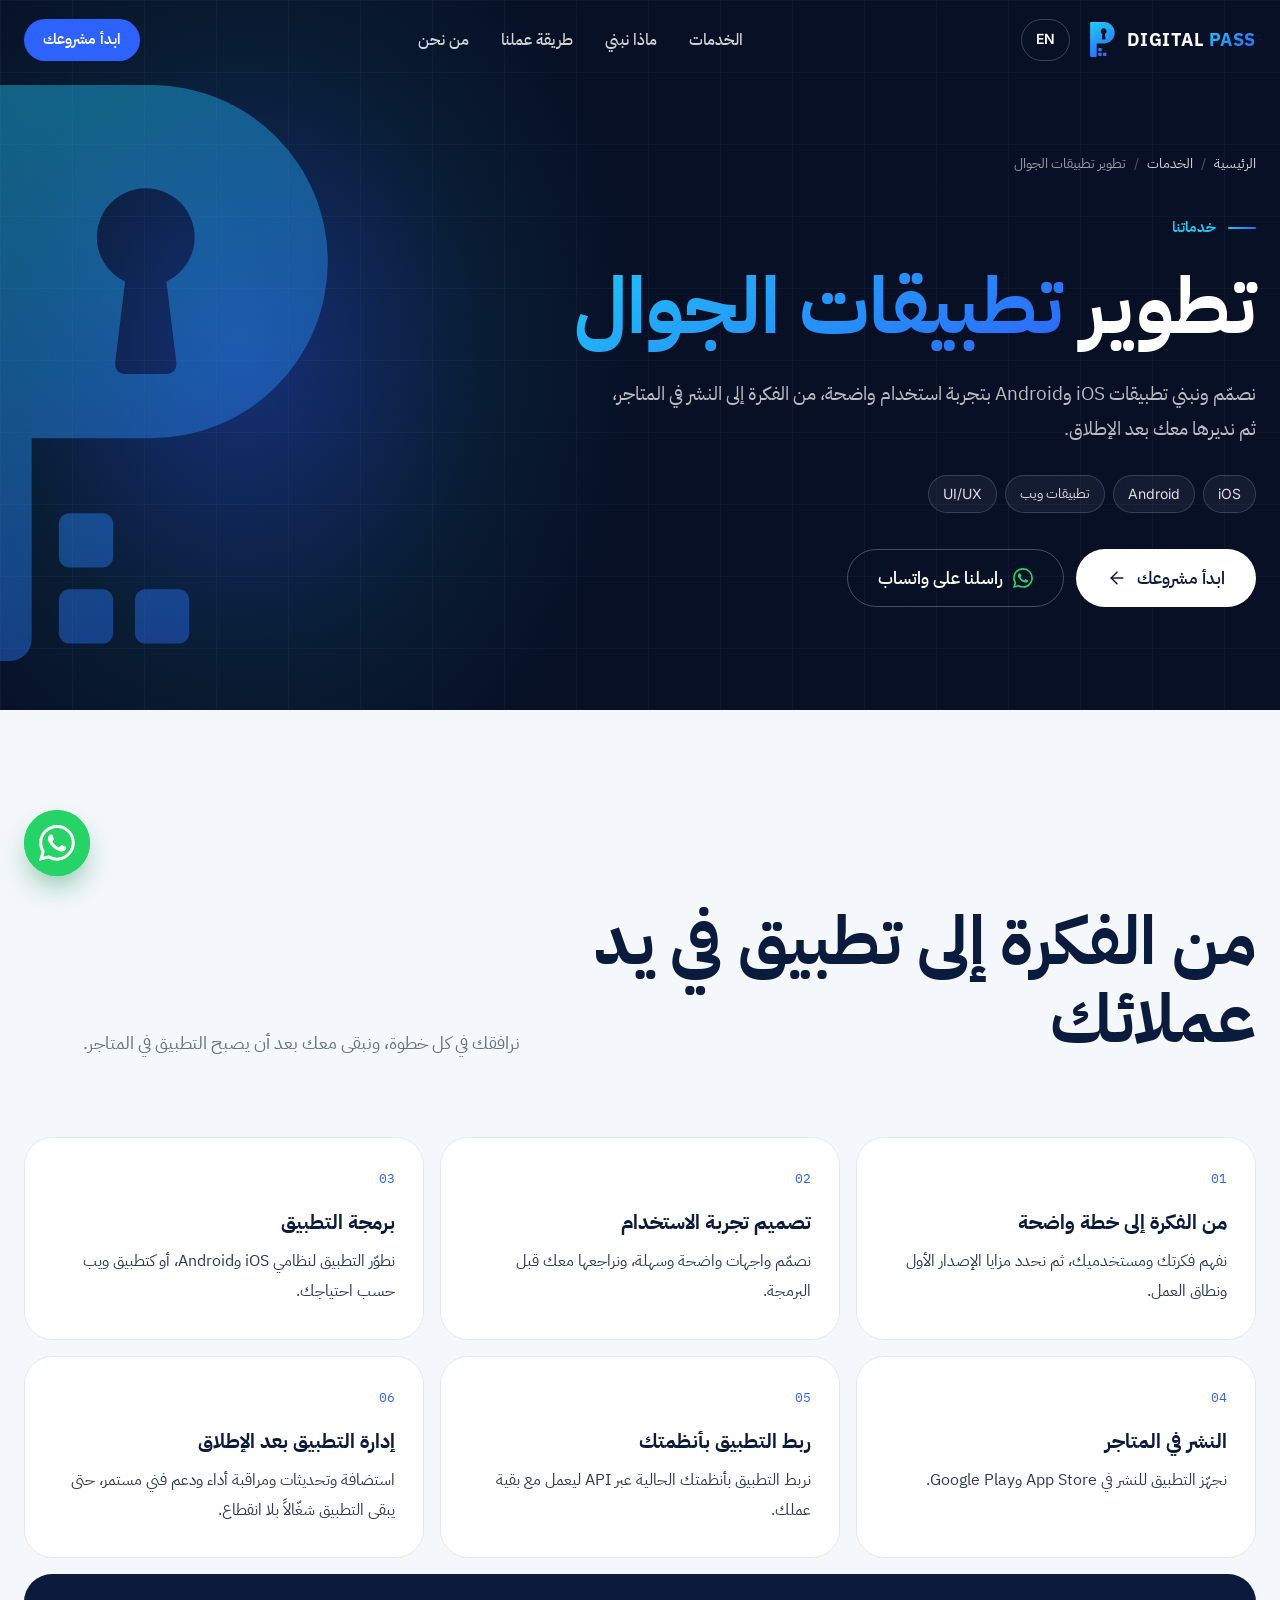
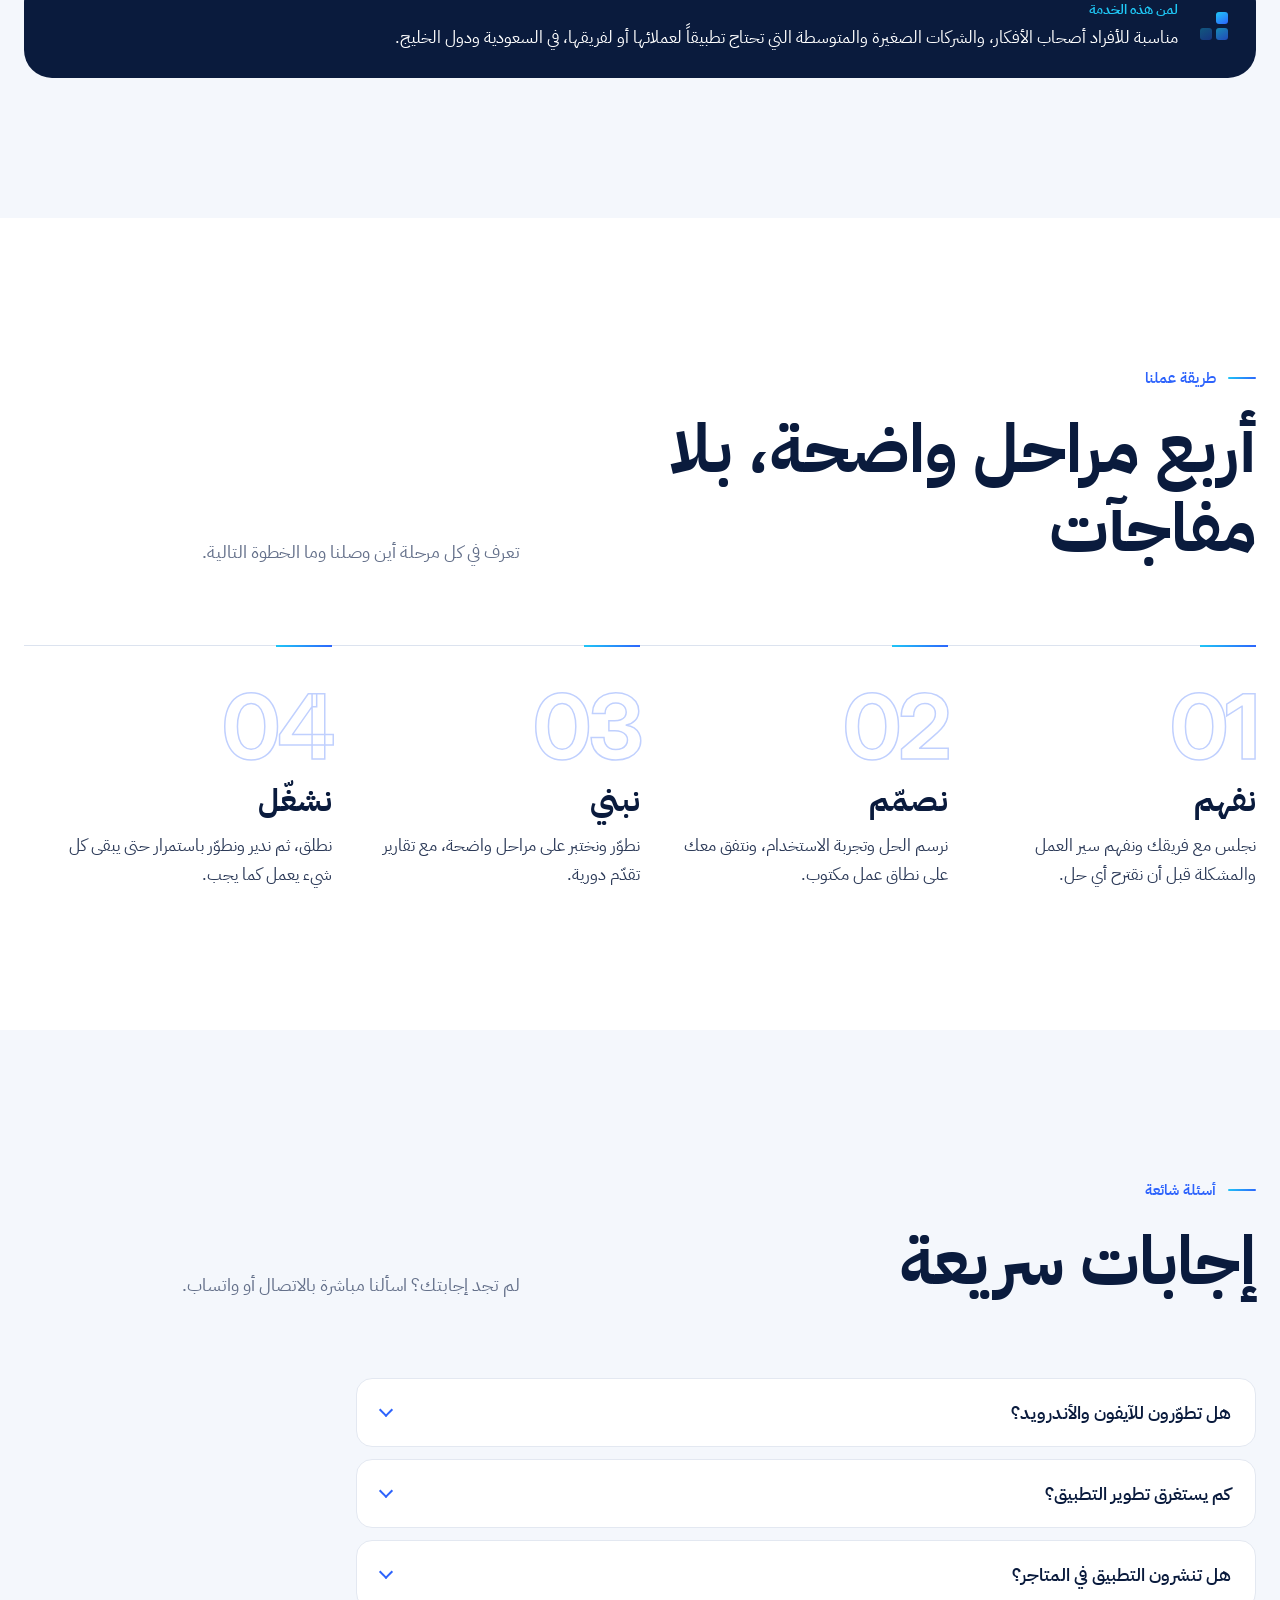
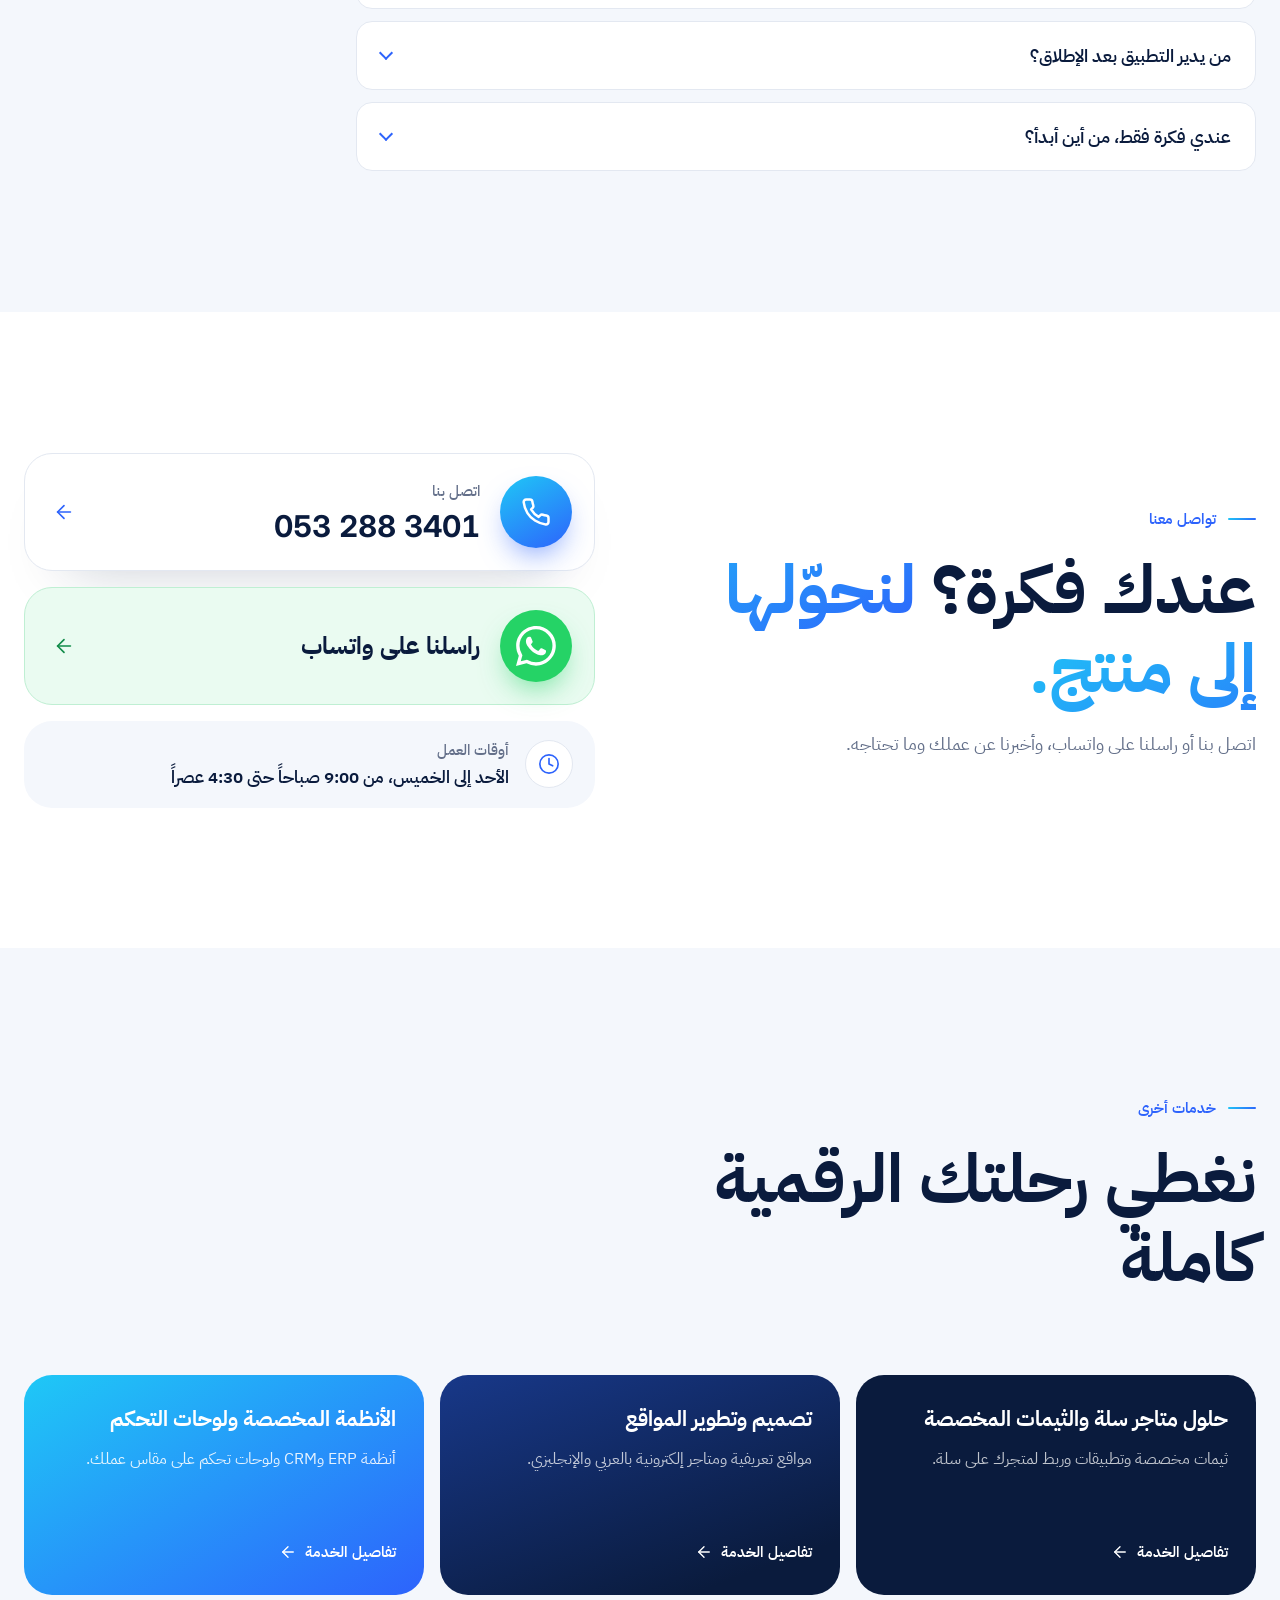
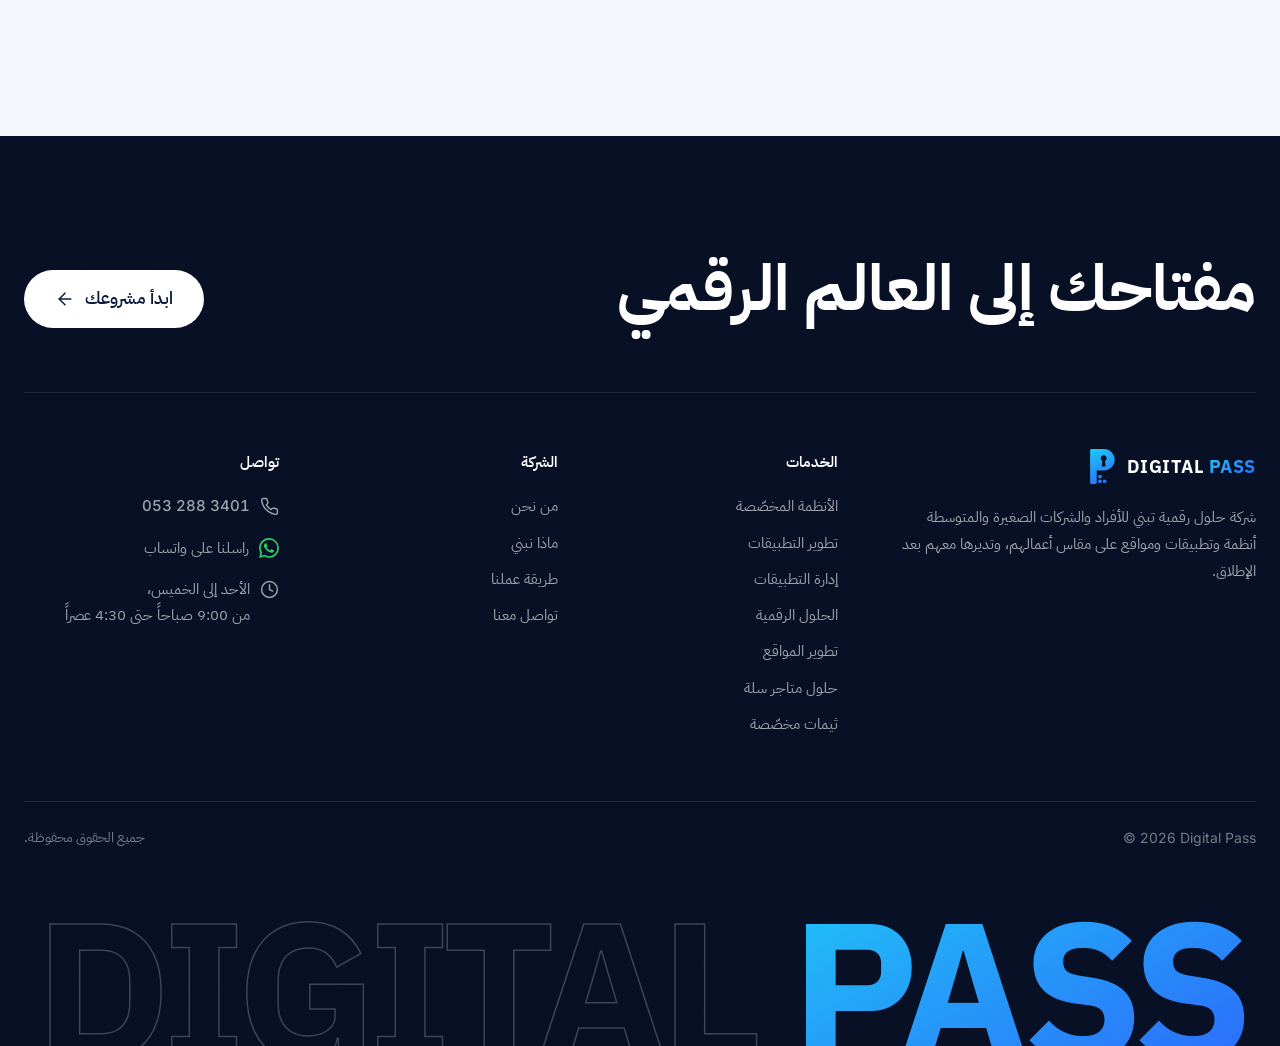
<file: services/mobile-apps/index.html>
<!doctype html>
<html lang="ar" dir="rtl" data-page="mobile-apps">
<head>
  <meta charset="utf-8">
  <meta name="viewport" content="width=device-width, initial-scale=1">
  <title>تطوير تطبيقات الجوال iOS وAndroid | Digital Pass</title>
  <meta name="description" content="نصمّم ونبني تطبيقات iOS وAndroid من الفكرة إلى النشر في المتاجر، ونديرها بعد الإطلاق، للأفراد والشركات الصغيرة والمتوسطة في السعودية والخليج.">
  <meta name="theme-color" content="#060F24">

  <meta property="og:type" content="website">
  <meta property="og:site_name" content="Digital Pass">
  <meta property="og:title" content="تطوير تطبيقات الجوال iOS وAndroid | Digital Pass">
  <meta property="og:description" content="نصمّم ونبني تطبيقات iOS وAndroid من الفكرة إلى النشر في المتاجر، ونديرها بعد الإطلاق، للأفراد والشركات الصغيرة والمتوسطة في السعودية والخليج.">
  <meta property="og:url" content="https://digital-pass.co/services/mobile-apps/">
  <meta property="og:image" content="https://digital-pass.co/assets/img/og-image.png">
  <meta property="og:locale" content="ar_SA">
  <meta property="og:locale:alternate" content="en_US">
  <meta name="twitter:card" content="summary_large_image">

  <link rel="canonical" href="https://digital-pass.co/services/mobile-apps/">
  <link rel="icon" href="/assets/img/favicon.svg" type="image/svg+xml">
  <link rel="icon" href="/assets/img/icon-192.png" sizes="192x192" type="image/png">
  <link rel="apple-touch-icon" href="/assets/img/apple-touch-icon.png">

  <link rel="preconnect" href="https://fonts.googleapis.com">
  <link rel="preconnect" href="https://fonts.gstatic.com" crossorigin>
  <link href="https://fonts.googleapis.com/css2?family=IBM+Plex+Mono:wght@400;500&family=IBM+Plex+Sans+Arabic:wght@400;500;600;700&family=IBM+Plex+Sans:wght@700&family=Inter:wght@400;500;600;700&display=swap" rel="stylesheet">

  <link rel="stylesheet" href="/assets/css/style.css?v=20261111e">
  <script>document.documentElement.classList.add('js');</script>

  <!-- Structured data for search engines -->
  <script type="application/ld+json">
  {
    "@context": "https://schema.org",
    "@graph": [
      {
        "@type": "Service",
        "@id": "https://digital-pass.co/services/mobile-apps/#service",
        "name": "تطوير تطبيقات الجوال",
        "serviceType": "تطوير تطبيقات الجوال",
        "description": "نصمّم ونبني تطبيقات iOS وAndroid من الفكرة إلى النشر في المتاجر، ونديرها بعد الإطلاق، للأفراد والشركات الصغيرة والمتوسطة في السعودية والخليج.",
        "url": "https://digital-pass.co/services/mobile-apps/",
        "inLanguage": "ar",
        "provider": {
          "@id": "https://digital-pass.co/#organization"
        },
        "areaServed": [
          {
            "@type": "Country",
            "name": "Saudi Arabia"
          },
          {
            "@type": "Country",
            "name": "United Arab Emirates"
          },
          {
            "@type": "Country",
            "name": "Kuwait"
          },
          {
            "@type": "Country",
            "name": "Qatar"
          },
          {
            "@type": "Country",
            "name": "Bahrain"
          },
          {
            "@type": "Country",
            "name": "Oman"
          }
        ]
      },
      {
        "@type": "Organization",
        "@id": "https://digital-pass.co/#organization",
        "name": "Digital Pass",
        "url": "https://digital-pass.co/",
        "logo": "https://digital-pass.co/assets/img/logo-512.png"
      },
      {
        "@type": "BreadcrumbList",
        "itemListElement": [
          {
            "@type": "ListItem",
            "position": 1,
            "name": "الرئيسية",
            "item": "https://digital-pass.co/"
          },
          {
            "@type": "ListItem",
            "position": 2,
            "name": "الخدمات",
            "item": "https://digital-pass.co/#services"
          },
          {
            "@type": "ListItem",
            "position": 3,
            "name": "تطوير تطبيقات الجوال",
            "item": "https://digital-pass.co/services/mobile-apps/"
          }
        ]
      }
    ]
  }
  </script>
</head>
<body>

<!-- SVG sprite: brand symbol + line icons -->
<svg class="sprite" aria-hidden="true" focusable="false">
  <defs>
    <linearGradient id="dp-grad" gradientUnits="userSpaceOnUse" x1="6" y1="0" x2="34" y2="53">
      <stop offset="0" stop-color="#1FC8F6"/>
      <stop offset="1" stop-color="#2D63FC"/>
    </linearGradient>

    <!-- Logo symbol: the letter P with a keyhole and three pixels (guide p.9, x = 10 units) -->
    <symbol id="dp-symbol" viewBox="0 0 37.5 53">
      <path fill-rule="evenodd" d="M2 0H21A16.25 16.25 0 0 1 21 32.5H10V51A2 2 0 0 1 8 53H2A2 2 0 0 1 0 51V2A2 2 0 0 1 2 0ZM18.6 18.08A4.5 4.5 0 1 1 22.4 18.08L23.3 25.4Q23.45 26.6 22.25 26.6H18.75Q17.55 26.6 17.7 25.4Z"/>
      <rect x="12.5" y="39.4" width="5" height="5" rx="1"/>
      <rect x="12.5" y="46.4" width="5" height="5" rx="1"/>
      <rect x="19.5" y="46.4" width="5" height="5" rx="1"/>
    </symbol>

    <symbol id="i-arrow" viewBox="0 0 24 24"><path d="m12 19-7-7 7-7"/><path d="M19 12H5"/></symbol>
    <symbol id="i-arrow-go" viewBox="0 0 24 24"><path d="M7 17V7h10"/><path d="M17 17 7 7"/></symbol>
    <symbol id="i-call" viewBox="0 0 24 24"><path d="M22 16.92v3a2 2 0 0 1-2.18 2 19.79 19.79 0 0 1-8.63-3.07 19.5 19.5 0 0 1-6-6 19.79 19.79 0 0 1-3.07-8.67A2 2 0 0 1 4.11 2h3a2 2 0 0 1 2 1.72 12.84 12.84 0 0 0 .7 2.81 2 2 0 0 1-.45 2.11L8.09 9.91a16 16 0 0 0 6 6l1.27-1.27a2 2 0 0 1 2.11-.45 12.84 12.84 0 0 0 2.81.7A2 2 0 0 1 22 16.92z"/></symbol>
    <symbol id="i-clock" viewBox="0 0 24 24"><circle cx="12" cy="12" r="10"/><path d="M12 6v6l4 2"/></symbol>
    <symbol id="i-menu" viewBox="0 0 24 24"><path d="M4 7h16"/><path d="M4 12h16"/><path d="M4 17h16"/></symbol>
    <symbol id="i-close" viewBox="0 0 24 24"><path d="M18 6 6 18"/><path d="m6 6 12 12"/></symbol>
    <symbol id="i-linkedin" viewBox="0 0 24 24"><g fill="currentColor" stroke="none"><path d="M16 8a6 6 0 0 1 6 6v7h-4v-7a2 2 0 0 0-2-2 2 2 0 0 0-2 2v7h-4v-7a6 6 0 0 1 6-6z"/><rect width="4" height="12" x="2" y="9" rx=".5"/><circle cx="4" cy="4" r="2"/></g></symbol>
    <symbol id="i-x" viewBox="0 0 24 24"><path fill="currentColor" stroke="none" d="M18.244 2.25h3.308l-7.227 8.26 8.502 11.24H16.17l-5.214-6.817L4.99 21.75H1.68l7.73-8.835L1.254 2.25H8.08l4.713 6.231zm-1.161 17.52h1.833L7.084 4.126H5.117z"/></symbol>
  </defs>
</svg>

<a class="skip-link" href="#main" data-i18n="a11y.skip">تخطَّ إلى المحتوى</a>

<!-- ============ Header ============ -->
<header class="site-header" id="site-header">
  <div class="container header-inner">
    <button class="menu-toggle" type="button" aria-expanded="false" aria-controls="main-nav" aria-label="فتح القائمة" data-i18n-aria="nav.menu">
      <svg class="icon icon-open" aria-hidden="true"><use href="#i-menu"/></svg>
      <svg class="icon icon-close" aria-hidden="true"><use href="#i-close"/></svg>
    </button>

    <a href="/" class="brand" aria-label="Digital Pass">
      <svg class="brand-symbol" aria-hidden="true"><use href="#dp-symbol"/></svg>
      <span class="wordmark"><span class="wm-digital">DIGITAL</span> <span class="wm-pass">PASS</span></span>
    </a>

    <button class="lang-toggle" type="button" data-lang-toggle lang="en">EN</button>

    <nav class="main-nav" id="main-nav" aria-label="القائمة الرئيسية" data-i18n-aria="nav.label">
      <a href="/#services" data-i18n="nav.services">الخدمات</a>
      <a href="/#work" data-i18n="nav.work">ماذا نبني</a>
      <a href="#process" data-i18n="nav.process">طريقة عملنا</a>
      <a href="/#about" data-i18n="nav.about">من نحن</a>
      <a href="#contact" class="btn btn-primary nav-cta-mobile" data-i18n="nav.cta">ابدأ مشروعك</a>
    </nav>

    <a class="btn btn-primary btn-sm header-cta" href="#contact" data-i18n="nav.cta">ابدأ مشروعك</a>
  </div>
</header>

<main id="main">

  <!-- ============ Service hero ============ -->
  <section class="page-hero" id="top">
    <svg class="hero-mark" aria-hidden="true"><use href="#dp-symbol"/></svg>
    <div class="grain" aria-hidden="true"></div>
    <div class="container">
      <div class="page-hero-copy">
        <nav aria-label="مسار الصفحة" data-i18n-aria="sp.crumbsLabel">
          <ol class="crumbs">
            <li><a href="/" data-i18n="sp.home">الرئيسية</a></li>
            <li><a href="/#services" data-i18n="sp.services">الخدمات</a></li>
            <li><span aria-current="page" data-i18n="apps.name">تطوير تطبيقات الجوال</span></li>
          </ol>
        </nav>
        <p class="label label--light reveal" data-i18n="services.label">خدماتنا</p>
        <h1 class="page-title reveal" data-i18n-html="apps.h1">تطوير <span class="text-grad">تطبيقات الجوال</span></h1>
        <p class="page-lead reveal" data-i18n="apps.lead">نصمّم ونبني تطبيقات iOS وAndroid بتجربة استخدام واضحة، من الفكرة إلى النشر في المتاجر، ثم نديرها معك بعد الإطلاق.</p>
        <ul class="page-chips reveal">
          <li data-i18n="apps.chip1" lang="en">iOS</li>
          <li data-i18n="apps.chip2" lang="en">Android</li>
          <li data-i18n="apps.chip3">تطبيقات ويب</li>
          <li data-i18n="apps.chip4" lang="en">UI/UX</li>
        </ul>
        <div class="hero-actions reveal">
          <a href="#contact" class="btn btn-light btn-lg magnetic">
            <span data-i18n="nav.cta">ابدأ مشروعك</span>
            <svg class="icon arrow" aria-hidden="true"><use href="#i-arrow"/></svg>
          </a>
          <a class="btn btn-ghost btn-lg" data-contact="whatsapp" href="#" target="_blank" rel="noopener">
            <span class="wa-glyph" aria-hidden="true"></span><span data-i18n="contact.waTitle">راسلنا على واتساب</span>
          </a>
        </div>
      </div>
    </div>
  </section>

  <!-- ============ What we offer ============ -->
  <section class="section services" id="offer">
    <div class="container">
      <div class="section-top">
        <div>
          <p class="label reveal" data-i18n="sp.offerLabel">ماذا نقدّم</p>
          <h2 class="h2 reveal" data-i18n="apps.offerTitle">من الفكرة إلى تطبيق في يد عملائك</h2>
        </div>
        <p class="section-lead reveal" data-i18n="apps.offerLead">نرافقك في كل خطوة، ونبقى معك بعد أن يصبح التطبيق في المتاجر.</p>
      </div>
      <div class="offer-grid">
        <article class="offer-card reveal">
          <span class="offer-num">01</span>
          <h3 data-i18n="apps.c1t">من الفكرة إلى خطة واضحة</h3>
          <p data-i18n="apps.c1d">نفهم فكرتك ومستخدميك، ثم نحدد مزايا الإصدار الأول ونطاق العمل.</p>
        </article>
        <article class="offer-card reveal">
          <span class="offer-num">02</span>
          <h3 data-i18n="apps.c2t">تصميم تجربة الاستخدام</h3>
          <p data-i18n="apps.c2d">نصمّم واجهات واضحة وسهلة، ونراجعها معك قبل البرمجة.</p>
        </article>
        <article class="offer-card reveal">
          <span class="offer-num">03</span>
          <h3 data-i18n="apps.c3t">برمجة التطبيق</h3>
          <p data-i18n="apps.c3d">نطوّر التطبيق لنظامي iOS وAndroid، أو كتطبيق ويب حسب احتياجك.</p>
        </article>
        <article class="offer-card reveal">
          <span class="offer-num">04</span>
          <h3 data-i18n="apps.c4t">النشر في المتاجر</h3>
          <p data-i18n="apps.c4d">نجهّز التطبيق للنشر في App Store وGoogle Play.</p>
        </article>
        <article class="offer-card reveal">
          <span class="offer-num">05</span>
          <h3 data-i18n="apps.c5t">ربط التطبيق بأنظمتك</h3>
          <p data-i18n="apps.c5d">نربط التطبيق بأنظمتك الحالية عبر API ليعمل مع بقية عملك.</p>
        </article>
        <article class="offer-card reveal">
          <span class="offer-num">06</span>
          <h3 data-i18n="apps.c6t">إدارة التطبيق بعد الإطلاق</h3>
          <p data-i18n="apps.c6d">استضافة وتحديثات ومراقبة أداء ودعم فني مستمر، حتى يبقى التطبيق شغّالاً بلا انقطاع.</p>
        </article>
      </div>
      <div class="fit reveal">
        <span class="fit-mark" aria-hidden="true"><i></i><i></i><i></i></span>
        <div>
          <span class="fit-label" data-i18n="sp.fitLabel">لمن هذه الخدمة</span>
          <p data-i18n="apps.fit">مناسبة للأفراد أصحاب الأفكار، والشركات الصغيرة والمتوسطة التي تحتاج تطبيقاً لعملائها أو لفريقها، في السعودية ودول الخليج.</p>
        </div>
      </div>
    </div>
  </section>

  <!-- ============ Process ============ -->
  <section class="section process-sec" id="process">
    <div class="container">
      <div class="section-top">
        <div>
          <p class="label reveal" data-i18n="process.label">طريقة عملنا</p>
          <h2 class="h2 reveal" data-i18n="process.title">أربع مراحل واضحة، بلا مفاجآت</h2>
        </div>
        <p class="section-lead reveal" data-i18n="process.lead">تعرف في كل مرحلة أين وصلنا وما الخطوة التالية.</p>
      </div>

      <ol class="process">
        <li class="reveal">
          <span class="p-num">01</span>
          <h3 class="p-title" data-i18n="step1.title">نفهم</h3>
          <p data-i18n="step1.desc">نجلس مع فريقك ونفهم سير العمل والمشكلة قبل أن نقترح أي حل.</p>
        </li>
        <li class="reveal">
          <span class="p-num">02</span>
          <h3 class="p-title" data-i18n="step2.title">نصمّم</h3>
          <p data-i18n="step2.desc">نرسم الحل وتجربة الاستخدام، ونتفق معك على نطاق عمل مكتوب.</p>
        </li>
        <li class="reveal">
          <span class="p-num">03</span>
          <h3 class="p-title" data-i18n="step3.title">نبني</h3>
          <p data-i18n="step3.desc">نطوّر ونختبر على مراحل واضحة، مع تقارير تقدّم دورية.</p>
        </li>
        <li class="reveal">
          <span class="p-num">04</span>
          <h3 class="p-title" data-i18n="step4.title">نشغّل</h3>
          <p data-i18n="step4.desc">نطلق، ثم ندير ونطوّر باستمرار حتى يبقى كل شيء يعمل كما يجب.</p>
        </li>
      </ol>
    </div>
  </section>

  <!-- ============ FAQ ============ -->
  <section class="section faq-sec" id="faq">
    <div class="container">
      <div class="section-top">
        <div>
          <p class="label reveal" data-i18n="sp.faqLabel">أسئلة شائعة</p>
          <h2 class="h2 reveal" data-i18n="sp.faqTitle">إجابات سريعة</h2>
        </div>
        <p class="section-lead reveal" data-i18n="sp.faqLead">لم تجد إجابتك؟ اسألنا مباشرة بالاتصال أو واتساب.</p>
      </div>
      <div class="faq">
        <details class="reveal">
          <summary data-i18n="apps.q1">هل تطوّرون للآيفون والأندرويد؟</summary>
          <p data-i18n="apps.a1">نعم، نطوّر لنظامي iOS وAndroid، ونقترح عليك الأنسب لمشروعك.</p>
        </details>
        <details class="reveal">
          <summary data-i18n="apps.q2">كم يستغرق تطوير التطبيق؟</summary>
          <p data-i18n="apps.a2">تعتمد المدة على حجم التطبيق ومزاياه. نتفق معك قبل البدء على مراحل واضحة ومواعيد نلتزم بها.</p>
        </details>
        <details class="reveal">
          <summary data-i18n="apps.q3">هل تنشرون التطبيق في المتاجر؟</summary>
          <p data-i18n="apps.a3">نعم، نتولى تجهيز التطبيق ونشره في App Store وGoogle Play.</p>
        </details>
        <details class="reveal">
          <summary data-i18n="apps.q4">من يدير التطبيق بعد الإطلاق؟</summary>
          <p data-i18n="apps.a4">نقدّم إدارة التطبيق بعد الإطلاق: الاستضافة والتحديثات ومراقبة الأداء والدعم الفني.</p>
        </details>
        <details class="reveal">
          <summary data-i18n="apps.q5">عندي فكرة فقط، من أين أبدأ؟</summary>
          <p data-i18n="apps.a5">تواصل معنا بالاتصال أو واتساب. نبدأ بفهم الفكرة، ثم نقترح عليك خطة واضحة للإصدار الأول.</p>
        </details>
      </div>
    </div>
  </section>

  <!-- ============ Contact ============ -->
  <section class="section contact" id="contact">
    <div class="container contact-grid">
      <div class="contact-info">
        <p class="label reveal" data-i18n="contact.label">تواصل معنا</p>
        <h2 class="h2 reveal" data-i18n-html="contact.title">عندك فكرة؟ <span class="text-grad">لنحوّلها إلى منتج.</span></h2>
        <p class="section-lead reveal" data-i18n="contact.lead">اتصل بنا أو راسلنا على واتساب، وأخبرنا عن عملك وما تحتاجه.</p>

        <div class="socials" data-socials></div>
      </div>

      <div class="contact-cards">
        <a class="contact-card contact-card--call reveal" data-contact="phone" data-contact-item="phone" href="#">
          <span class="cc-icon" aria-hidden="true"><svg class="icon"><use href="#i-call"/></svg></span>
          <span class="cc-text">
            <span class="cc-label" data-i18n="contact.callTitle">اتصل بنا</span>
            <span class="cc-value cc-number" data-contact-text="phone" dir="ltr"></span>
          </span>
          <svg class="icon arrow" aria-hidden="true"><use href="#i-arrow"/></svg>
        </a>

        <a class="contact-card contact-card--wa reveal" data-contact="whatsapp" data-contact-item="whatsapp" href="#" target="_blank" rel="noopener">
          <span class="cc-icon" aria-hidden="true"><span class="wa-glyph"></span></span>
          <span class="cc-text">
            <span class="cc-title" data-i18n="contact.waTitle">راسلنا على واتساب</span>
          </span>
          <svg class="icon arrow" aria-hidden="true"><use href="#i-arrow"/></svg>
        </a>

        <div class="hours reveal">
          <span class="hours-icon" aria-hidden="true"><svg class="icon"><use href="#i-clock"/></svg></span>
          <p class="hours-text">
            <span class="cc-label" data-i18n="contact.hoursTitle">أوقات العمل</span>
            <span class="hours-value"><span data-i18n="contact.hoursDays">الأحد إلى الخميس،</span> <span data-i18n="contact.hoursTime">من 9:00 صباحاً حتى 4:30 عصراً</span></span>
          </p>
        </div>
      </div>
    </div>
  </section>

  <!-- ============ More services ============ -->
  <section class="section more-sec" id="more">
    <div class="container">
      <div class="section-top">
        <div>
          <p class="label reveal" data-i18n="sp.moreLabel">خدمات أخرى</p>
          <h2 class="h2 reveal" data-i18n="sp.moreTitle">نغطي رحلتك الرقمية كاملة</h2>
        </div>
      </div>
      <div class="more-grid">
        <a class="more-card reveal" href="/services/salla/">
          <h3 data-i18n="salla.name">حلول متاجر سلة والثيمات المخصصة</h3>
          <p data-i18n="salla.short">ثيمات مخصصة وتطبيقات وربط لمتجرك على سلة.</p>
          <span class="more-go"><span data-i18n="sp.viewService">تفاصيل الخدمة</span><svg class="icon arrow" aria-hidden="true"><use href="#i-arrow"/></svg></span>
        </a>
        <a class="more-card reveal" href="/services/websites/">
          <h3 data-i18n="web.name">تصميم وتطوير المواقع</h3>
          <p data-i18n="web.short">مواقع تعريفية ومتاجر إلكترونية بالعربي والإنجليزي.</p>
          <span class="more-go"><span data-i18n="sp.viewService">تفاصيل الخدمة</span><svg class="icon arrow" aria-hidden="true"><use href="#i-arrow"/></svg></span>
        </a>
        <a class="more-card reveal" href="/services/custom-systems/">
          <h3 data-i18n="sys.name">الأنظمة المخصصة ولوحات التحكم</h3>
          <p data-i18n="sys.short">أنظمة ERP وCRM ولوحات تحكم على مقاس عملك.</p>
          <span class="more-go"><span data-i18n="sp.viewService">تفاصيل الخدمة</span><svg class="icon arrow" aria-hidden="true"><use href="#i-arrow"/></svg></span>
        </a>
      </div>
    </div>
  </section>

</main>

<!-- ============ Footer ============ -->
<footer class="site-footer">
  <div class="grain" aria-hidden="true"></div>
  <div class="container">
    <div class="footer-top">
      <p class="footer-tagline"><span data-i18n="footer.tagline">مفتاحك إلى العالم الرقمي</span></p>
      <a href="#contact" class="btn btn-light btn-lg magnetic">
        <span data-i18n="nav.cta">ابدأ مشروعك</span>
        <svg class="icon arrow" aria-hidden="true"><use href="#i-arrow"/></svg>
      </a>
    </div>

    <div class="footer-grid">
      <div class="footer-brand">
        <a href="/" class="brand brand--light" aria-label="Digital Pass">
          <svg class="brand-symbol" aria-hidden="true"><use href="#dp-symbol"/></svg>
          <span class="wordmark"><span class="wm-digital">DIGITAL</span> <span class="wm-pass">PASS</span></span>
        </a>
        <p data-i18n="footer.about">شركة حلول رقمية تبني للأفراد والشركات الصغيرة والمتوسطة أنظمة وتطبيقات ومواقع على مقاس أعمالهم، وتديرها معهم بعد الإطلاق.</p>
        <div class="socials socials--dark" data-socials></div>
      </div>

      <div>
        <h2 class="footer-h" data-i18n="footer.services">الخدمات</h2>
        <ul>
          <li><a href="/services/custom-systems/" data-i18n="s1.title">الأنظمة المخصّصة</a></li>
          <li><a href="/services/mobile-apps/" data-i18n="s2.title">تطوير التطبيقات</a></li>
          <li><a href="/services/mobile-apps/" data-i18n="s3.title">إدارة التطبيقات</a></li>
          <li><a href="/services/custom-systems/" data-i18n="s4.title">الحلول الرقمية</a></li>
          <li><a href="/services/websites/" data-i18n="s5.title">تطوير المواقع</a></li>
          <li><a href="/services/salla/" data-i18n="s6.title">حلول متاجر سلة</a></li>
          <li><a href="/services/salla/" data-i18n="s7.title">ثيمات مخصّصة</a></li>
        </ul>
      </div>

      <div>
        <h2 class="footer-h" data-i18n="footer.company">الشركة</h2>
        <ul>
          <li><a href="/#about" data-i18n="nav.about">من نحن</a></li>
          <li><a href="/#work" data-i18n="nav.work">ماذا نبني</a></li>
          <li><a href="#process" data-i18n="nav.process">طريقة عملنا</a></li>
          <li><a href="#contact" data-i18n="contact.label">تواصل معنا</a></li>
        </ul>
      </div>

      <div>
        <h2 class="footer-h" data-i18n="footer.contact">تواصل</h2>
        <ul class="footer-contact">
          <li data-contact-item="phone">
            <a data-contact="phone" href="#">
              <svg class="icon" aria-hidden="true"><use href="#i-call"/></svg><span class="cc-number" data-contact-text="phone" dir="ltr"></span>
            </a>
          </li>
          <li data-contact-item="whatsapp">
            <a data-contact="whatsapp" href="#" target="_blank" rel="noopener">
              <span class="wa-glyph" aria-hidden="true"></span><span data-i18n="footer.whatsapp">راسلنا على واتساب</span>
            </a>
          </li>
          <li>
            <span class="footer-hours"><svg class="icon" aria-hidden="true"><use href="#i-clock"/></svg><span class="hours-value"><span data-i18n="contact.hoursDays">الأحد إلى الخميس،</span> <span data-i18n="contact.hoursTime">من 9:00 صباحاً حتى 4:30 عصراً</span></span></span>
          </li>
        </ul>
      </div>
    </div>

    <div class="footer-bottom">
      <span class="copy">© <span data-year>2026</span> Digital Pass</span>
      <span data-i18n="footer.rights">جميع الحقوق محفوظة.</span>
    </div>
  </div>
  <div class="footer-giant" aria-hidden="true"><span class="fg-digital">DIGITAL</span> <span class="fg-pass">PASS</span></div>
</footer>

<a class="wa-float" data-contact="whatsapp-float" href="#" target="_blank" rel="noopener" aria-label="تواصل عبر واتساب" data-i18n-aria="contact.whatsappAria" hidden>
  <span class="wa-glyph" aria-hidden="true"></span>
</a>

<script src="/assets/js/config.js?v=20261111e"></script>
<script src="/assets/js/i18n.js?v=20261111e"></script>
<script src="/assets/js/i18n-services.js?v=20261111e"></script>
<script src="/assets/js/main.js?v=20261111e"></script>
</body>
</html>
</file>
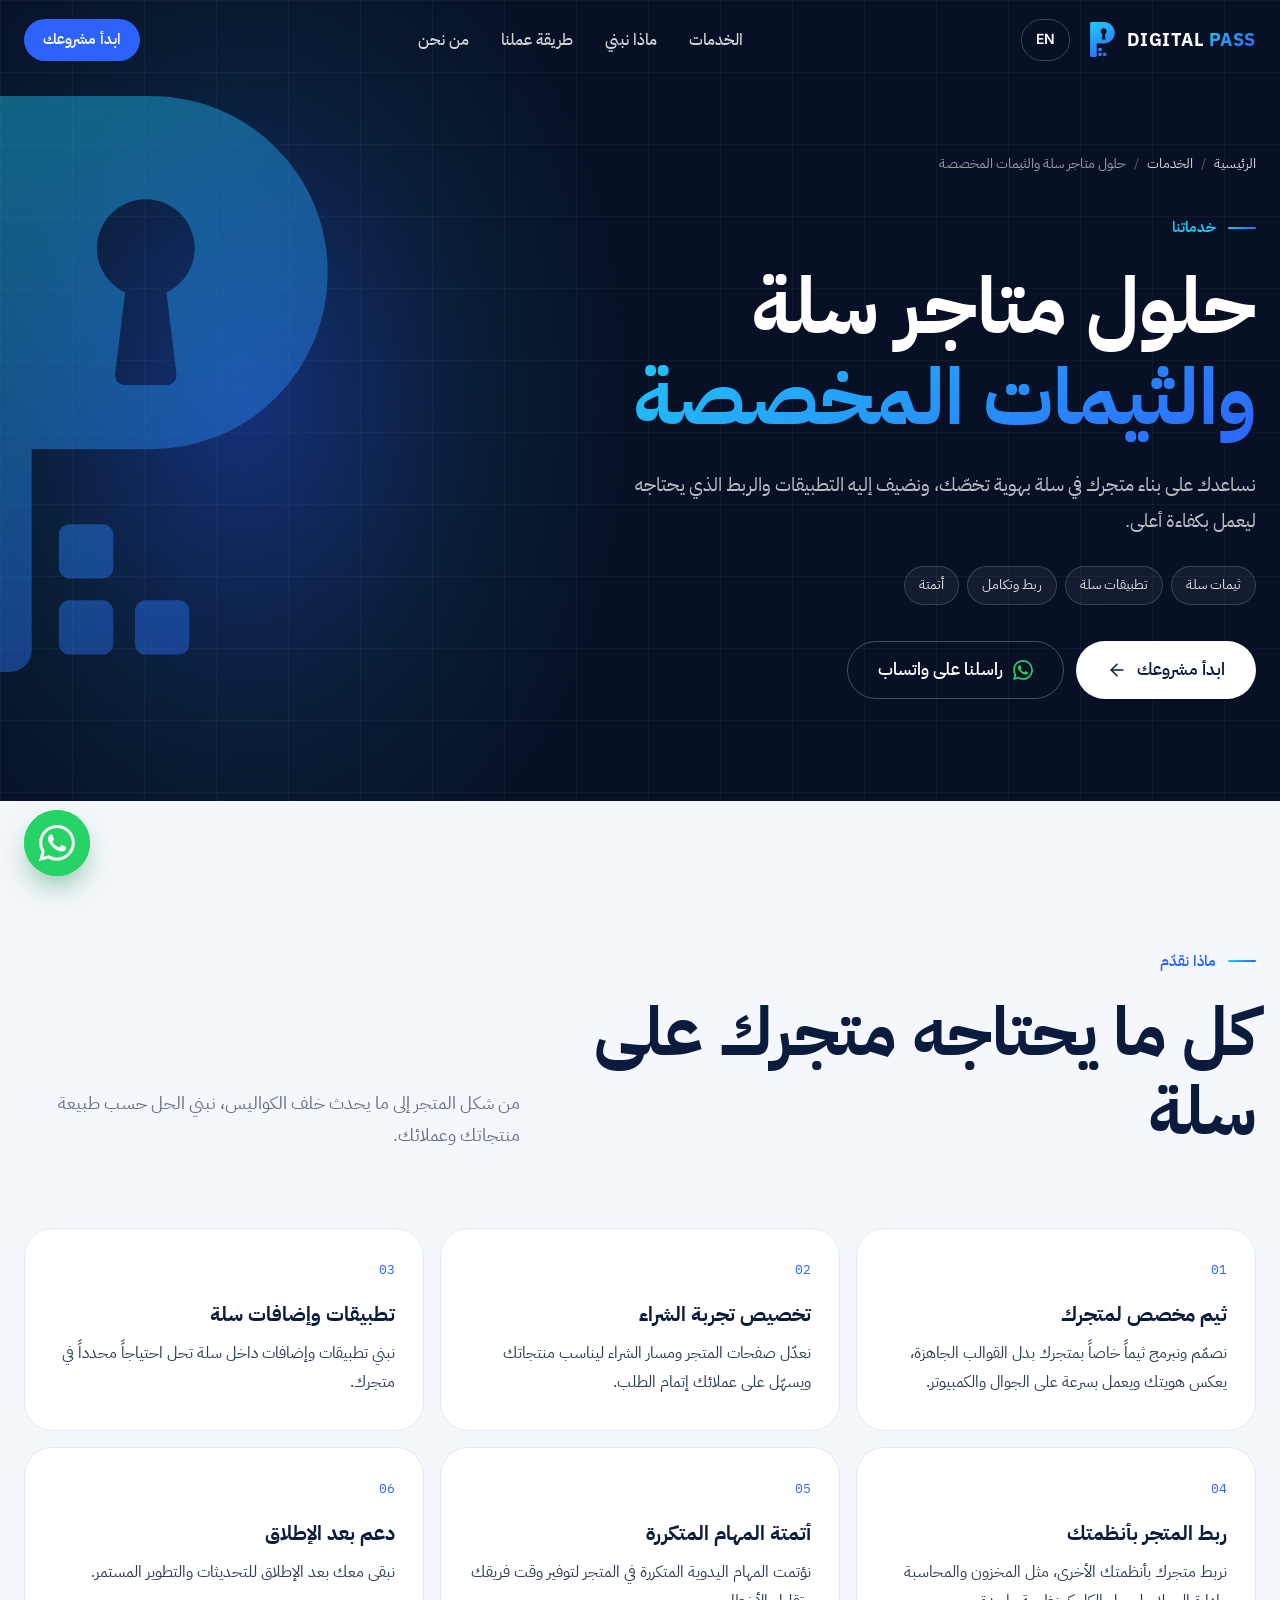
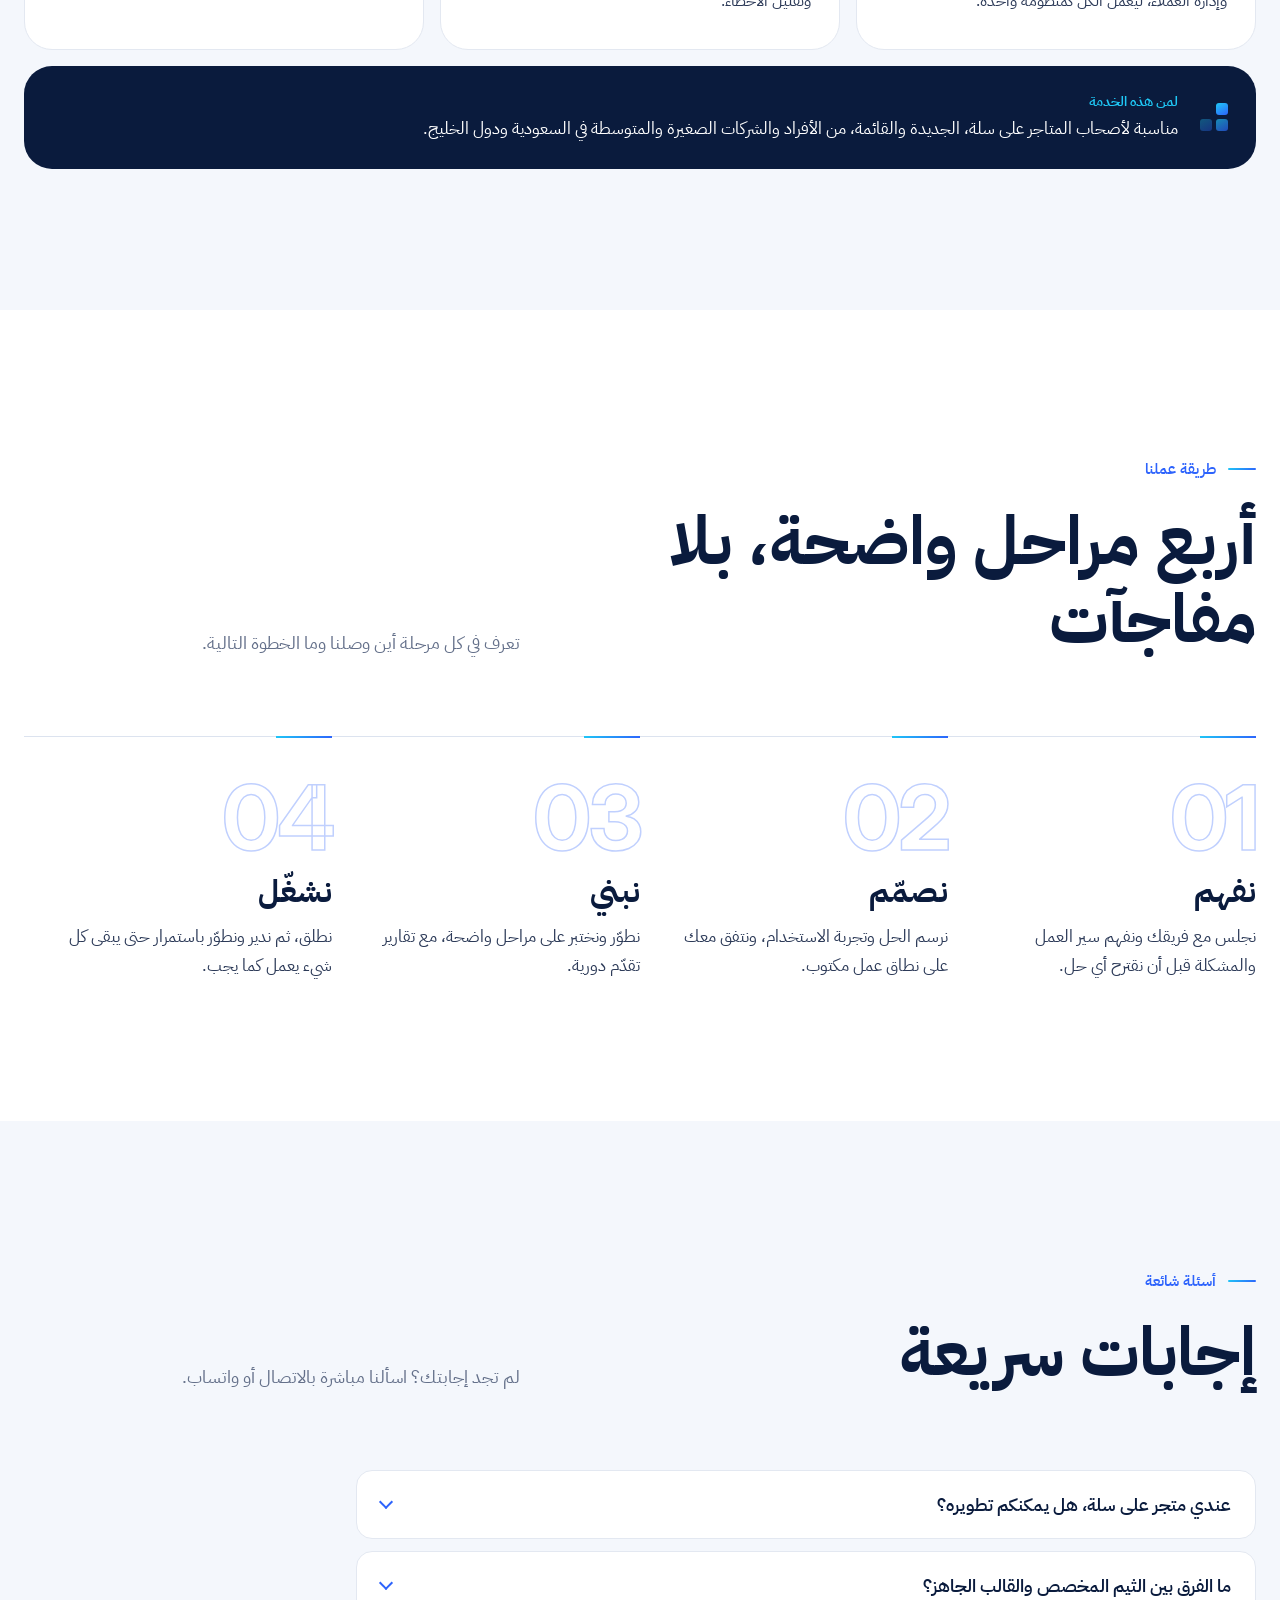
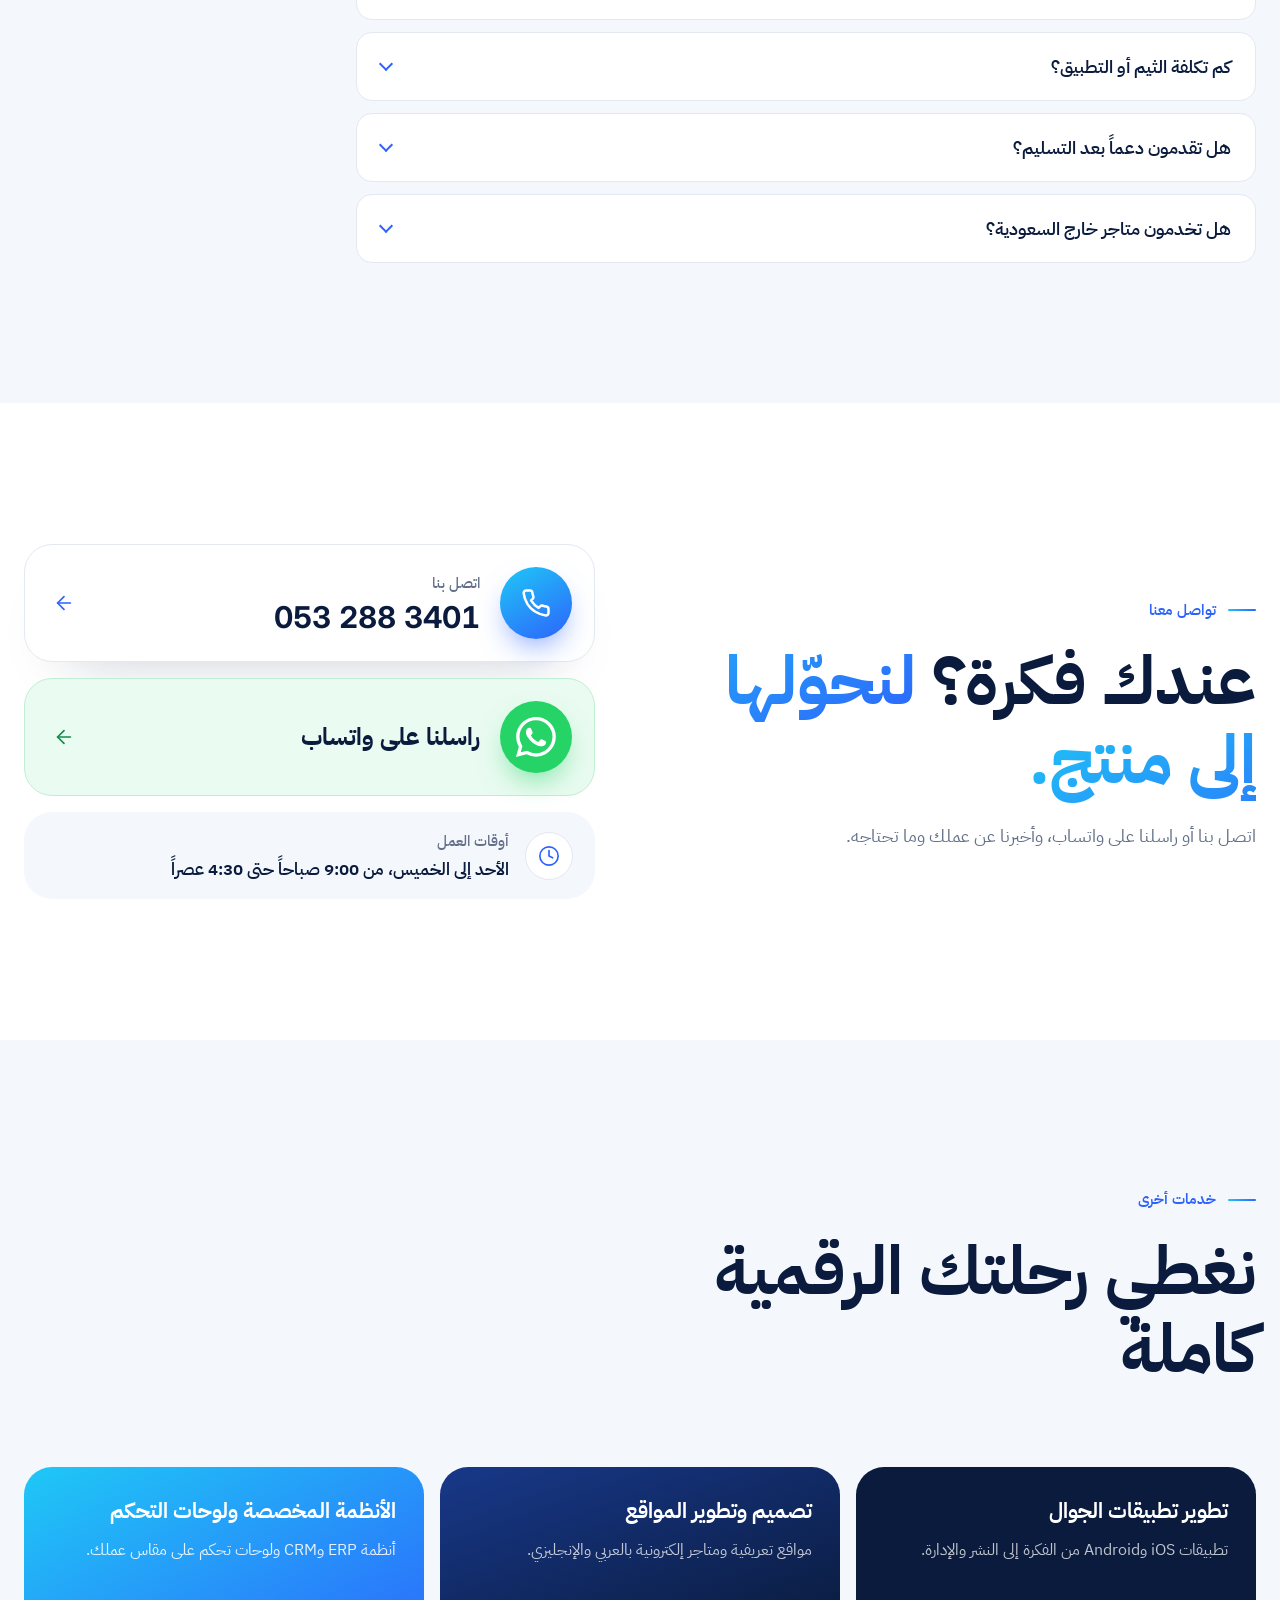
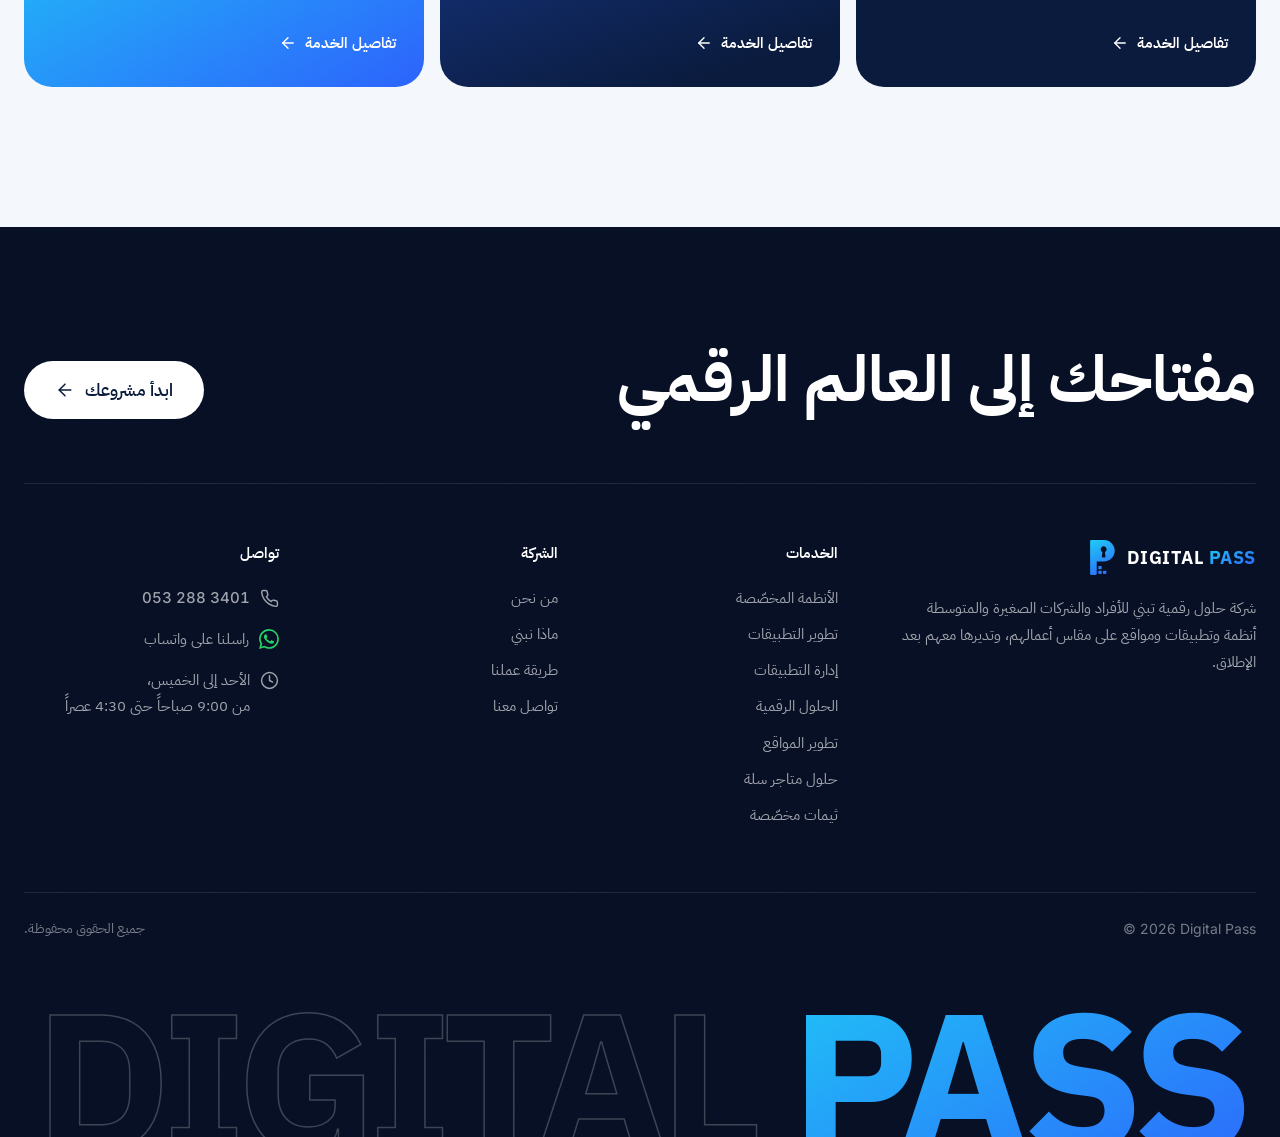
<file: services/salla/index.html>
<!doctype html>
<html lang="ar" dir="rtl" data-page="salla">
<head>
  <meta charset="utf-8">
  <meta name="viewport" content="width=device-width, initial-scale=1">
  <title>تصميم وتطوير متاجر سلة وثيمات مخصصة | Digital Pass</title>
  <meta name="description" content="ثيمات مخصصة وتطبيقات وربط لمتجرك على سلة، للأفراد والشركات الصغيرة والمتوسطة في السعودية والخليج. تواصل معنا بالاتصال أو واتساب.">
  <meta name="theme-color" content="#060F24">

  <meta property="og:type" content="website">
  <meta property="og:site_name" content="Digital Pass">
  <meta property="og:title" content="تصميم وتطوير متاجر سلة وثيمات مخصصة | Digital Pass">
  <meta property="og:description" content="ثيمات مخصصة وتطبيقات وربط لمتجرك على سلة، للأفراد والشركات الصغيرة والمتوسطة في السعودية والخليج. تواصل معنا بالاتصال أو واتساب.">
  <meta property="og:url" content="https://digital-pass.co/services/salla/">
  <meta property="og:image" content="https://digital-pass.co/assets/img/og-image.png">
  <meta property="og:locale" content="ar_SA">
  <meta property="og:locale:alternate" content="en_US">
  <meta name="twitter:card" content="summary_large_image">

  <link rel="canonical" href="https://digital-pass.co/services/salla/">
  <link rel="icon" href="/assets/img/favicon.svg" type="image/svg+xml">
  <link rel="icon" href="/assets/img/icon-192.png" sizes="192x192" type="image/png">
  <link rel="apple-touch-icon" href="/assets/img/apple-touch-icon.png">

  <link rel="preconnect" href="https://fonts.googleapis.com">
  <link rel="preconnect" href="https://fonts.gstatic.com" crossorigin>
  <link href="https://fonts.googleapis.com/css2?family=IBM+Plex+Mono:wght@400;500&family=IBM+Plex+Sans+Arabic:wght@400;500;600;700&family=IBM+Plex+Sans:wght@700&family=Inter:wght@400;500;600;700&display=swap" rel="stylesheet">

  <link rel="stylesheet" href="/assets/css/style.css?v=20261111e">
  <script>document.documentElement.classList.add('js');</script>

  <!-- Structured data for search engines -->
  <script type="application/ld+json">
  {
    "@context": "https://schema.org",
    "@graph": [
      {
        "@type": "Service",
        "@id": "https://digital-pass.co/services/salla/#service",
        "name": "حلول متاجر سلة والثيمات المخصصة",
        "serviceType": "تطوير متاجر سلة وتصميم الثيمات",
        "description": "ثيمات مخصصة وتطبيقات وربط لمتجرك على سلة، للأفراد والشركات الصغيرة والمتوسطة في السعودية والخليج. تواصل معنا بالاتصال أو واتساب.",
        "url": "https://digital-pass.co/services/salla/",
        "inLanguage": "ar",
        "provider": {
          "@id": "https://digital-pass.co/#organization"
        },
        "areaServed": [
          {
            "@type": "Country",
            "name": "Saudi Arabia"
          },
          {
            "@type": "Country",
            "name": "United Arab Emirates"
          },
          {
            "@type": "Country",
            "name": "Kuwait"
          },
          {
            "@type": "Country",
            "name": "Qatar"
          },
          {
            "@type": "Country",
            "name": "Bahrain"
          },
          {
            "@type": "Country",
            "name": "Oman"
          }
        ]
      },
      {
        "@type": "Organization",
        "@id": "https://digital-pass.co/#organization",
        "name": "Digital Pass",
        "url": "https://digital-pass.co/",
        "logo": "https://digital-pass.co/assets/img/logo-512.png"
      },
      {
        "@type": "BreadcrumbList",
        "itemListElement": [
          {
            "@type": "ListItem",
            "position": 1,
            "name": "الرئيسية",
            "item": "https://digital-pass.co/"
          },
          {
            "@type": "ListItem",
            "position": 2,
            "name": "الخدمات",
            "item": "https://digital-pass.co/#services"
          },
          {
            "@type": "ListItem",
            "position": 3,
            "name": "حلول متاجر سلة والثيمات المخصصة",
            "item": "https://digital-pass.co/services/salla/"
          }
        ]
      }
    ]
  }
  </script>
</head>
<body>

<!-- SVG sprite: brand symbol + line icons -->
<svg class="sprite" aria-hidden="true" focusable="false">
  <defs>
    <linearGradient id="dp-grad" gradientUnits="userSpaceOnUse" x1="6" y1="0" x2="34" y2="53">
      <stop offset="0" stop-color="#1FC8F6"/>
      <stop offset="1" stop-color="#2D63FC"/>
    </linearGradient>

    <!-- Logo symbol: the letter P with a keyhole and three pixels (guide p.9, x = 10 units) -->
    <symbol id="dp-symbol" viewBox="0 0 37.5 53">
      <path fill-rule="evenodd" d="M2 0H21A16.25 16.25 0 0 1 21 32.5H10V51A2 2 0 0 1 8 53H2A2 2 0 0 1 0 51V2A2 2 0 0 1 2 0ZM18.6 18.08A4.5 4.5 0 1 1 22.4 18.08L23.3 25.4Q23.45 26.6 22.25 26.6H18.75Q17.55 26.6 17.7 25.4Z"/>
      <rect x="12.5" y="39.4" width="5" height="5" rx="1"/>
      <rect x="12.5" y="46.4" width="5" height="5" rx="1"/>
      <rect x="19.5" y="46.4" width="5" height="5" rx="1"/>
    </symbol>

    <symbol id="i-arrow" viewBox="0 0 24 24"><path d="m12 19-7-7 7-7"/><path d="M19 12H5"/></symbol>
    <symbol id="i-arrow-go" viewBox="0 0 24 24"><path d="M7 17V7h10"/><path d="M17 17 7 7"/></symbol>
    <symbol id="i-call" viewBox="0 0 24 24"><path d="M22 16.92v3a2 2 0 0 1-2.18 2 19.79 19.79 0 0 1-8.63-3.07 19.5 19.5 0 0 1-6-6 19.79 19.79 0 0 1-3.07-8.67A2 2 0 0 1 4.11 2h3a2 2 0 0 1 2 1.72 12.84 12.84 0 0 0 .7 2.81 2 2 0 0 1-.45 2.11L8.09 9.91a16 16 0 0 0 6 6l1.27-1.27a2 2 0 0 1 2.11-.45 12.84 12.84 0 0 0 2.81.7A2 2 0 0 1 22 16.92z"/></symbol>
    <symbol id="i-clock" viewBox="0 0 24 24"><circle cx="12" cy="12" r="10"/><path d="M12 6v6l4 2"/></symbol>
    <symbol id="i-menu" viewBox="0 0 24 24"><path d="M4 7h16"/><path d="M4 12h16"/><path d="M4 17h16"/></symbol>
    <symbol id="i-close" viewBox="0 0 24 24"><path d="M18 6 6 18"/><path d="m6 6 12 12"/></symbol>
    <symbol id="i-linkedin" viewBox="0 0 24 24"><g fill="currentColor" stroke="none"><path d="M16 8a6 6 0 0 1 6 6v7h-4v-7a2 2 0 0 0-2-2 2 2 0 0 0-2 2v7h-4v-7a6 6 0 0 1 6-6z"/><rect width="4" height="12" x="2" y="9" rx=".5"/><circle cx="4" cy="4" r="2"/></g></symbol>
    <symbol id="i-x" viewBox="0 0 24 24"><path fill="currentColor" stroke="none" d="M18.244 2.25h3.308l-7.227 8.26 8.502 11.24H16.17l-5.214-6.817L4.99 21.75H1.68l7.73-8.835L1.254 2.25H8.08l4.713 6.231zm-1.161 17.52h1.833L7.084 4.126H5.117z"/></symbol>
  </defs>
</svg>

<a class="skip-link" href="#main" data-i18n="a11y.skip">تخطَّ إلى المحتوى</a>

<!-- ============ Header ============ -->
<header class="site-header" id="site-header">
  <div class="container header-inner">
    <button class="menu-toggle" type="button" aria-expanded="false" aria-controls="main-nav" aria-label="فتح القائمة" data-i18n-aria="nav.menu">
      <svg class="icon icon-open" aria-hidden="true"><use href="#i-menu"/></svg>
      <svg class="icon icon-close" aria-hidden="true"><use href="#i-close"/></svg>
    </button>

    <a href="/" class="brand" aria-label="Digital Pass">
      <svg class="brand-symbol" aria-hidden="true"><use href="#dp-symbol"/></svg>
      <span class="wordmark"><span class="wm-digital">DIGITAL</span> <span class="wm-pass">PASS</span></span>
    </a>

    <button class="lang-toggle" type="button" data-lang-toggle lang="en">EN</button>

    <nav class="main-nav" id="main-nav" aria-label="القائمة الرئيسية" data-i18n-aria="nav.label">
      <a href="/#services" data-i18n="nav.services">الخدمات</a>
      <a href="/#work" data-i18n="nav.work">ماذا نبني</a>
      <a href="#process" data-i18n="nav.process">طريقة عملنا</a>
      <a href="/#about" data-i18n="nav.about">من نحن</a>
      <a href="#contact" class="btn btn-primary nav-cta-mobile" data-i18n="nav.cta">ابدأ مشروعك</a>
    </nav>

    <a class="btn btn-primary btn-sm header-cta" href="#contact" data-i18n="nav.cta">ابدأ مشروعك</a>
  </div>
</header>

<main id="main">

  <!-- ============ Service hero ============ -->
  <section class="page-hero" id="top">
    <svg class="hero-mark" aria-hidden="true"><use href="#dp-symbol"/></svg>
    <div class="grain" aria-hidden="true"></div>
    <div class="container">
      <div class="page-hero-copy">
        <nav aria-label="مسار الصفحة" data-i18n-aria="sp.crumbsLabel">
          <ol class="crumbs">
            <li><a href="/" data-i18n="sp.home">الرئيسية</a></li>
            <li><a href="/#services" data-i18n="sp.services">الخدمات</a></li>
            <li><span aria-current="page" data-i18n="salla.name">حلول متاجر سلة والثيمات المخصصة</span></li>
          </ol>
        </nav>
        <p class="label label--light reveal" data-i18n="services.label">خدماتنا</p>
        <h1 class="page-title reveal" data-i18n-html="salla.h1">حلول متاجر سلة <span class="text-grad">والثيمات المخصصة</span></h1>
        <p class="page-lead reveal" data-i18n="salla.lead">نساعدك على بناء متجرك في سلة بهوية تخصّك، ونضيف إليه التطبيقات والربط الذي يحتاجه ليعمل بكفاءة أعلى.</p>
        <ul class="page-chips reveal">
          <li data-i18n="salla.chip1">ثيمات سلة</li>
          <li data-i18n="salla.chip2">تطبيقات سلة</li>
          <li data-i18n="salla.chip3">ربط وتكامل</li>
          <li data-i18n="salla.chip4">أتمتة</li>
        </ul>
        <div class="hero-actions reveal">
          <a href="#contact" class="btn btn-light btn-lg magnetic">
            <span data-i18n="nav.cta">ابدأ مشروعك</span>
            <svg class="icon arrow" aria-hidden="true"><use href="#i-arrow"/></svg>
          </a>
          <a class="btn btn-ghost btn-lg" data-contact="whatsapp" href="#" target="_blank" rel="noopener">
            <span class="wa-glyph" aria-hidden="true"></span><span data-i18n="contact.waTitle">راسلنا على واتساب</span>
          </a>
        </div>
      </div>
    </div>
  </section>

  <!-- ============ What we offer ============ -->
  <section class="section services" id="offer">
    <div class="container">
      <div class="section-top">
        <div>
          <p class="label reveal" data-i18n="sp.offerLabel">ماذا نقدّم</p>
          <h2 class="h2 reveal" data-i18n="salla.offerTitle">كل ما يحتاجه متجرك على سلة</h2>
        </div>
        <p class="section-lead reveal" data-i18n="salla.offerLead">من شكل المتجر إلى ما يحدث خلف الكواليس، نبني الحل حسب طبيعة منتجاتك وعملائك.</p>
      </div>
      <div class="offer-grid">
        <article class="offer-card reveal">
          <span class="offer-num">01</span>
          <h3 data-i18n="salla.c1t">ثيم مخصص لمتجرك</h3>
          <p data-i18n="salla.c1d">نصمّم ونبرمج ثيماً خاصاً بمتجرك بدل القوالب الجاهزة، يعكس هويتك ويعمل بسرعة على الجوال والكمبيوتر.</p>
        </article>
        <article class="offer-card reveal">
          <span class="offer-num">02</span>
          <h3 data-i18n="salla.c2t">تخصيص تجربة الشراء</h3>
          <p data-i18n="salla.c2d">نعدّل صفحات المتجر ومسار الشراء ليناسب منتجاتك ويسهّل على عملائك إتمام الطلب.</p>
        </article>
        <article class="offer-card reveal">
          <span class="offer-num">03</span>
          <h3 data-i18n="salla.c3t">تطبيقات وإضافات سلة</h3>
          <p data-i18n="salla.c3d">نبني تطبيقات وإضافات داخل سلة تحل احتياجاً محدداً في متجرك.</p>
        </article>
        <article class="offer-card reveal">
          <span class="offer-num">04</span>
          <h3 data-i18n="salla.c4t">ربط المتجر بأنظمتك</h3>
          <p data-i18n="salla.c4d">نربط متجرك بأنظمتك الأخرى، مثل المخزون والمحاسبة وإدارة العملاء، ليعمل الكل كمنظومة واحدة.</p>
        </article>
        <article class="offer-card reveal">
          <span class="offer-num">05</span>
          <h3 data-i18n="salla.c5t">أتمتة المهام المتكررة</h3>
          <p data-i18n="salla.c5d">نؤتمت المهام اليدوية المتكررة في المتجر لتوفير وقت فريقك وتقليل الأخطاء.</p>
        </article>
        <article class="offer-card reveal">
          <span class="offer-num">06</span>
          <h3 data-i18n="salla.c6t">دعم بعد الإطلاق</h3>
          <p data-i18n="salla.c6d">نبقى معك بعد الإطلاق للتحديثات والتطوير المستمر.</p>
        </article>
      </div>
      <div class="fit reveal">
        <span class="fit-mark" aria-hidden="true"><i></i><i></i><i></i></span>
        <div>
          <span class="fit-label" data-i18n="sp.fitLabel">لمن هذه الخدمة</span>
          <p data-i18n="salla.fit">مناسبة لأصحاب المتاجر على سلة، الجديدة والقائمة، من الأفراد والشركات الصغيرة والمتوسطة في السعودية ودول الخليج.</p>
        </div>
      </div>
    </div>
  </section>

  <!-- ============ Process ============ -->
  <section class="section process-sec" id="process">
    <div class="container">
      <div class="section-top">
        <div>
          <p class="label reveal" data-i18n="process.label">طريقة عملنا</p>
          <h2 class="h2 reveal" data-i18n="process.title">أربع مراحل واضحة، بلا مفاجآت</h2>
        </div>
        <p class="section-lead reveal" data-i18n="process.lead">تعرف في كل مرحلة أين وصلنا وما الخطوة التالية.</p>
      </div>

      <ol class="process">
        <li class="reveal">
          <span class="p-num">01</span>
          <h3 class="p-title" data-i18n="step1.title">نفهم</h3>
          <p data-i18n="step1.desc">نجلس مع فريقك ونفهم سير العمل والمشكلة قبل أن نقترح أي حل.</p>
        </li>
        <li class="reveal">
          <span class="p-num">02</span>
          <h3 class="p-title" data-i18n="step2.title">نصمّم</h3>
          <p data-i18n="step2.desc">نرسم الحل وتجربة الاستخدام، ونتفق معك على نطاق عمل مكتوب.</p>
        </li>
        <li class="reveal">
          <span class="p-num">03</span>
          <h3 class="p-title" data-i18n="step3.title">نبني</h3>
          <p data-i18n="step3.desc">نطوّر ونختبر على مراحل واضحة، مع تقارير تقدّم دورية.</p>
        </li>
        <li class="reveal">
          <span class="p-num">04</span>
          <h3 class="p-title" data-i18n="step4.title">نشغّل</h3>
          <p data-i18n="step4.desc">نطلق، ثم ندير ونطوّر باستمرار حتى يبقى كل شيء يعمل كما يجب.</p>
        </li>
      </ol>
    </div>
  </section>

  <!-- ============ FAQ ============ -->
  <section class="section faq-sec" id="faq">
    <div class="container">
      <div class="section-top">
        <div>
          <p class="label reveal" data-i18n="sp.faqLabel">أسئلة شائعة</p>
          <h2 class="h2 reveal" data-i18n="sp.faqTitle">إجابات سريعة</h2>
        </div>
        <p class="section-lead reveal" data-i18n="sp.faqLead">لم تجد إجابتك؟ اسألنا مباشرة بالاتصال أو واتساب.</p>
      </div>
      <div class="faq">
        <details class="reveal">
          <summary data-i18n="salla.q1">عندي متجر على سلة، هل يمكنكم تطويره؟</summary>
          <p data-i18n="salla.a1">نعم. نعمل على المتاجر القائمة كما نعمل على المتاجر الجديدة، ونبدأ بفهم وضع متجرك الحالي وما يحتاجه.</p>
        </details>
        <details class="reveal">
          <summary data-i18n="salla.q2">ما الفرق بين الثيم المخصص والقالب الجاهز؟</summary>
          <p data-i18n="salla.a2">القالب الجاهز تستخدمه متاجر كثيرة بالشكل نفسه. الثيم المخصص نصمّمه لمتجرك وحده، فيعكس هويتك ونتحكم في سرعته وتفاصيله.</p>
        </details>
        <details class="reveal">
          <summary data-i18n="salla.q3">كم تكلفة الثيم أو التطبيق؟</summary>
          <p data-i18n="salla.a3">تختلف التكلفة حسب المتطلبات. نتفق معك على نطاق عمل مكتوب وتكلفة واضحة قبل البدء.</p>
        </details>
        <details class="reveal">
          <summary data-i18n="salla.q4">هل تقدمون دعماً بعد التسليم؟</summary>
          <p data-i18n="salla.a4">نعم، نبقى معك بعد الإطلاق للتحديثات والتطوير المستمر.</p>
        </details>
        <details class="reveal">
          <summary data-i18n="salla.q5">هل تخدمون متاجر خارج السعودية؟</summary>
          <p data-i18n="salla.a5">نعم، نخدم الأفراد والشركات الصغيرة والمتوسطة في السعودية ودول الخليج.</p>
        </details>
      </div>
    </div>
  </section>

  <!-- ============ Contact ============ -->
  <section class="section contact" id="contact">
    <div class="container contact-grid">
      <div class="contact-info">
        <p class="label reveal" data-i18n="contact.label">تواصل معنا</p>
        <h2 class="h2 reveal" data-i18n-html="contact.title">عندك فكرة؟ <span class="text-grad">لنحوّلها إلى منتج.</span></h2>
        <p class="section-lead reveal" data-i18n="contact.lead">اتصل بنا أو راسلنا على واتساب، وأخبرنا عن عملك وما تحتاجه.</p>

        <div class="socials" data-socials></div>
      </div>

      <div class="contact-cards">
        <a class="contact-card contact-card--call reveal" data-contact="phone" data-contact-item="phone" href="#">
          <span class="cc-icon" aria-hidden="true"><svg class="icon"><use href="#i-call"/></svg></span>
          <span class="cc-text">
            <span class="cc-label" data-i18n="contact.callTitle">اتصل بنا</span>
            <span class="cc-value cc-number" data-contact-text="phone" dir="ltr"></span>
          </span>
          <svg class="icon arrow" aria-hidden="true"><use href="#i-arrow"/></svg>
        </a>

        <a class="contact-card contact-card--wa reveal" data-contact="whatsapp" data-contact-item="whatsapp" href="#" target="_blank" rel="noopener">
          <span class="cc-icon" aria-hidden="true"><span class="wa-glyph"></span></span>
          <span class="cc-text">
            <span class="cc-title" data-i18n="contact.waTitle">راسلنا على واتساب</span>
          </span>
          <svg class="icon arrow" aria-hidden="true"><use href="#i-arrow"/></svg>
        </a>

        <div class="hours reveal">
          <span class="hours-icon" aria-hidden="true"><svg class="icon"><use href="#i-clock"/></svg></span>
          <p class="hours-text">
            <span class="cc-label" data-i18n="contact.hoursTitle">أوقات العمل</span>
            <span class="hours-value"><span data-i18n="contact.hoursDays">الأحد إلى الخميس،</span> <span data-i18n="contact.hoursTime">من 9:00 صباحاً حتى 4:30 عصراً</span></span>
          </p>
        </div>
      </div>
    </div>
  </section>

  <!-- ============ More services ============ -->
  <section class="section more-sec" id="more">
    <div class="container">
      <div class="section-top">
        <div>
          <p class="label reveal" data-i18n="sp.moreLabel">خدمات أخرى</p>
          <h2 class="h2 reveal" data-i18n="sp.moreTitle">نغطي رحلتك الرقمية كاملة</h2>
        </div>
      </div>
      <div class="more-grid">
        <a class="more-card reveal" href="/services/mobile-apps/">
          <h3 data-i18n="apps.name">تطوير تطبيقات الجوال</h3>
          <p data-i18n="apps.short">تطبيقات iOS وAndroid من الفكرة إلى النشر والإدارة.</p>
          <span class="more-go"><span data-i18n="sp.viewService">تفاصيل الخدمة</span><svg class="icon arrow" aria-hidden="true"><use href="#i-arrow"/></svg></span>
        </a>
        <a class="more-card reveal" href="/services/websites/">
          <h3 data-i18n="web.name">تصميم وتطوير المواقع</h3>
          <p data-i18n="web.short">مواقع تعريفية ومتاجر إلكترونية بالعربي والإنجليزي.</p>
          <span class="more-go"><span data-i18n="sp.viewService">تفاصيل الخدمة</span><svg class="icon arrow" aria-hidden="true"><use href="#i-arrow"/></svg></span>
        </a>
        <a class="more-card reveal" href="/services/custom-systems/">
          <h3 data-i18n="sys.name">الأنظمة المخصصة ولوحات التحكم</h3>
          <p data-i18n="sys.short">أنظمة ERP وCRM ولوحات تحكم على مقاس عملك.</p>
          <span class="more-go"><span data-i18n="sp.viewService">تفاصيل الخدمة</span><svg class="icon arrow" aria-hidden="true"><use href="#i-arrow"/></svg></span>
        </a>
      </div>
    </div>
  </section>

</main>

<!-- ============ Footer ============ -->
<footer class="site-footer">
  <div class="grain" aria-hidden="true"></div>
  <div class="container">
    <div class="footer-top">
      <p class="footer-tagline"><span data-i18n="footer.tagline">مفتاحك إلى العالم الرقمي</span></p>
      <a href="#contact" class="btn btn-light btn-lg magnetic">
        <span data-i18n="nav.cta">ابدأ مشروعك</span>
        <svg class="icon arrow" aria-hidden="true"><use href="#i-arrow"/></svg>
      </a>
    </div>

    <div class="footer-grid">
      <div class="footer-brand">
        <a href="/" class="brand brand--light" aria-label="Digital Pass">
          <svg class="brand-symbol" aria-hidden="true"><use href="#dp-symbol"/></svg>
          <span class="wordmark"><span class="wm-digital">DIGITAL</span> <span class="wm-pass">PASS</span></span>
        </a>
        <p data-i18n="footer.about">شركة حلول رقمية تبني للأفراد والشركات الصغيرة والمتوسطة أنظمة وتطبيقات ومواقع على مقاس أعمالهم، وتديرها معهم بعد الإطلاق.</p>
        <div class="socials socials--dark" data-socials></div>
      </div>

      <div>
        <h2 class="footer-h" data-i18n="footer.services">الخدمات</h2>
        <ul>
          <li><a href="/services/custom-systems/" data-i18n="s1.title">الأنظمة المخصّصة</a></li>
          <li><a href="/services/mobile-apps/" data-i18n="s2.title">تطوير التطبيقات</a></li>
          <li><a href="/services/mobile-apps/" data-i18n="s3.title">إدارة التطبيقات</a></li>
          <li><a href="/services/custom-systems/" data-i18n="s4.title">الحلول الرقمية</a></li>
          <li><a href="/services/websites/" data-i18n="s5.title">تطوير المواقع</a></li>
          <li><a href="/services/salla/" data-i18n="s6.title">حلول متاجر سلة</a></li>
          <li><a href="/services/salla/" data-i18n="s7.title">ثيمات مخصّصة</a></li>
        </ul>
      </div>

      <div>
        <h2 class="footer-h" data-i18n="footer.company">الشركة</h2>
        <ul>
          <li><a href="/#about" data-i18n="nav.about">من نحن</a></li>
          <li><a href="/#work" data-i18n="nav.work">ماذا نبني</a></li>
          <li><a href="#process" data-i18n="nav.process">طريقة عملنا</a></li>
          <li><a href="#contact" data-i18n="contact.label">تواصل معنا</a></li>
        </ul>
      </div>

      <div>
        <h2 class="footer-h" data-i18n="footer.contact">تواصل</h2>
        <ul class="footer-contact">
          <li data-contact-item="phone">
            <a data-contact="phone" href="#">
              <svg class="icon" aria-hidden="true"><use href="#i-call"/></svg><span class="cc-number" data-contact-text="phone" dir="ltr"></span>
            </a>
          </li>
          <li data-contact-item="whatsapp">
            <a data-contact="whatsapp" href="#" target="_blank" rel="noopener">
              <span class="wa-glyph" aria-hidden="true"></span><span data-i18n="footer.whatsapp">راسلنا على واتساب</span>
            </a>
          </li>
          <li>
            <span class="footer-hours"><svg class="icon" aria-hidden="true"><use href="#i-clock"/></svg><span class="hours-value"><span data-i18n="contact.hoursDays">الأحد إلى الخميس،</span> <span data-i18n="contact.hoursTime">من 9:00 صباحاً حتى 4:30 عصراً</span></span></span>
          </li>
        </ul>
      </div>
    </div>

    <div class="footer-bottom">
      <span class="copy">© <span data-year>2026</span> Digital Pass</span>
      <span data-i18n="footer.rights">جميع الحقوق محفوظة.</span>
    </div>
  </div>
  <div class="footer-giant" aria-hidden="true"><span class="fg-digital">DIGITAL</span> <span class="fg-pass">PASS</span></div>
</footer>

<a class="wa-float" data-contact="whatsapp-float" href="#" target="_blank" rel="noopener" aria-label="تواصل عبر واتساب" data-i18n-aria="contact.whatsappAria" hidden>
  <span class="wa-glyph" aria-hidden="true"></span>
</a>

<script src="/assets/js/config.js?v=20261111e"></script>
<script src="/assets/js/i18n.js?v=20261111e"></script>
<script src="/assets/js/i18n-services.js?v=20261111e"></script>
<script src="/assets/js/main.js?v=20261111e"></script>
</body>
</html>
</file>
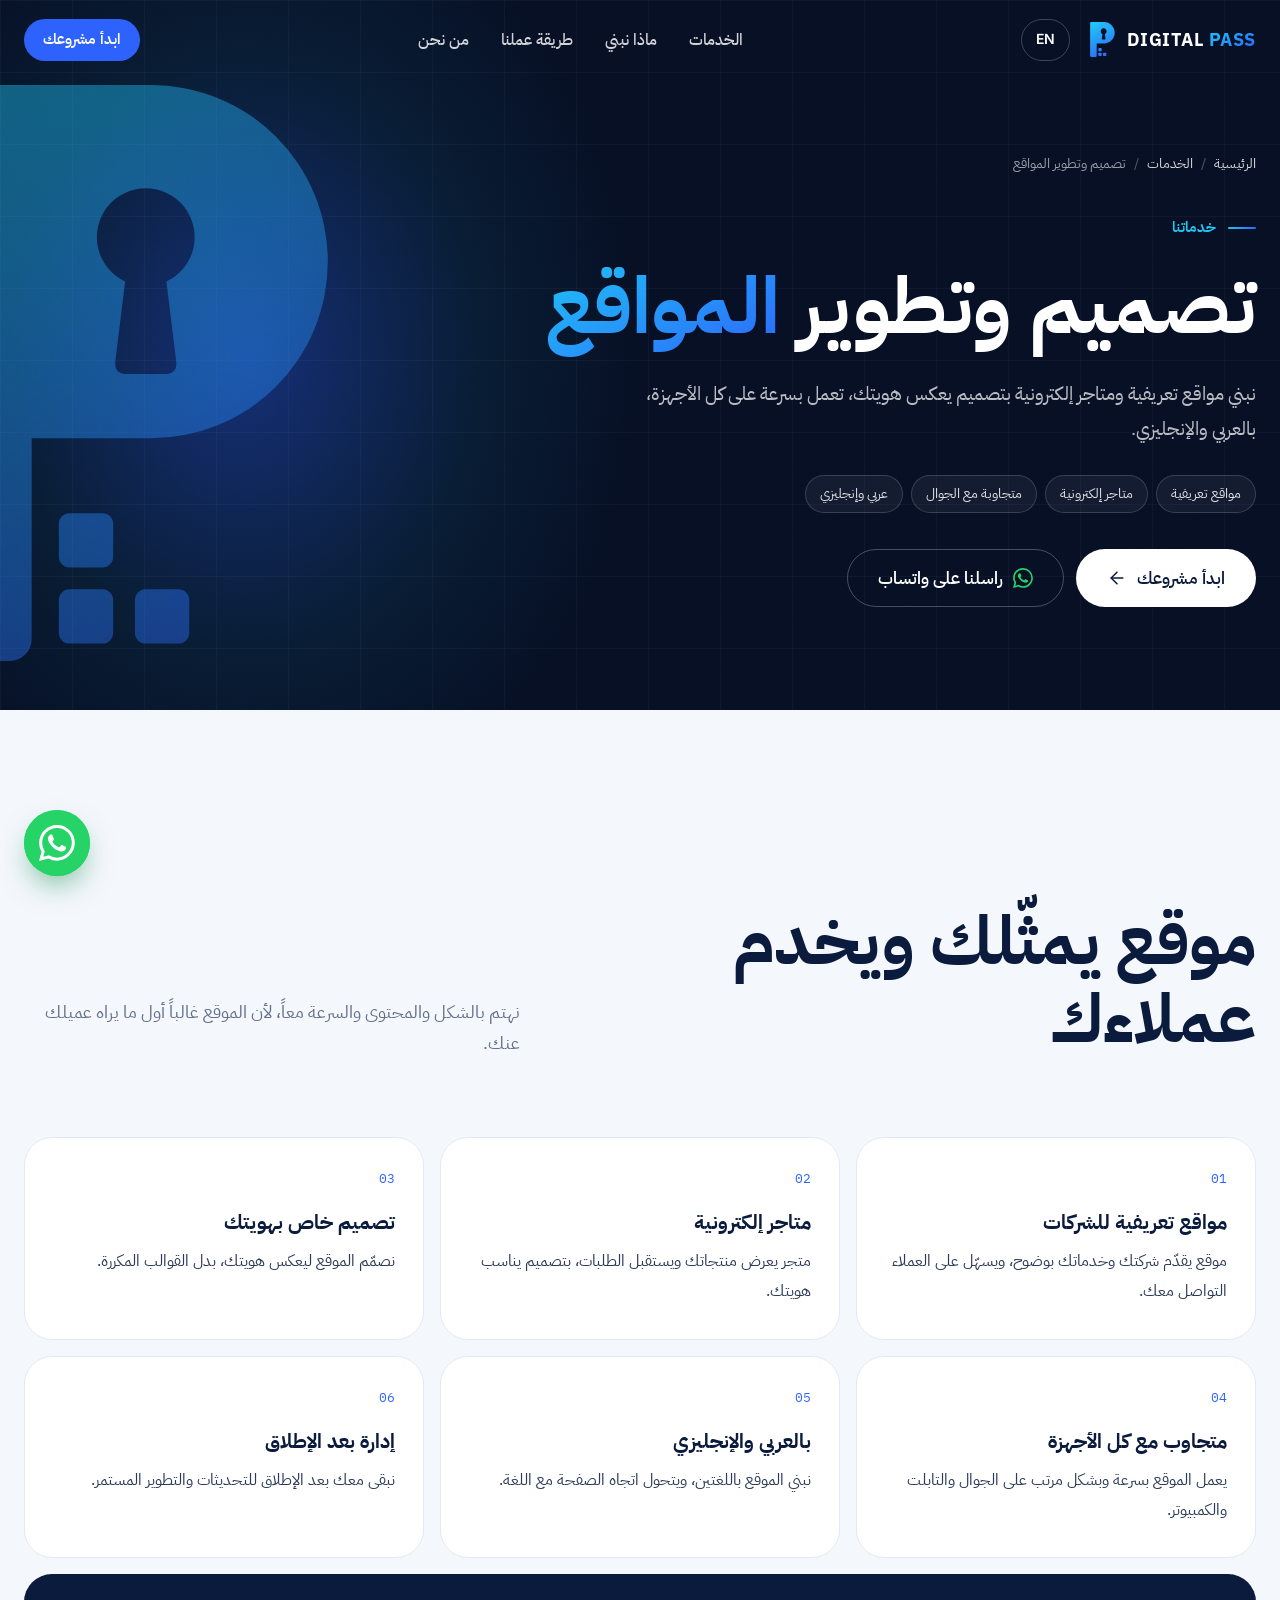
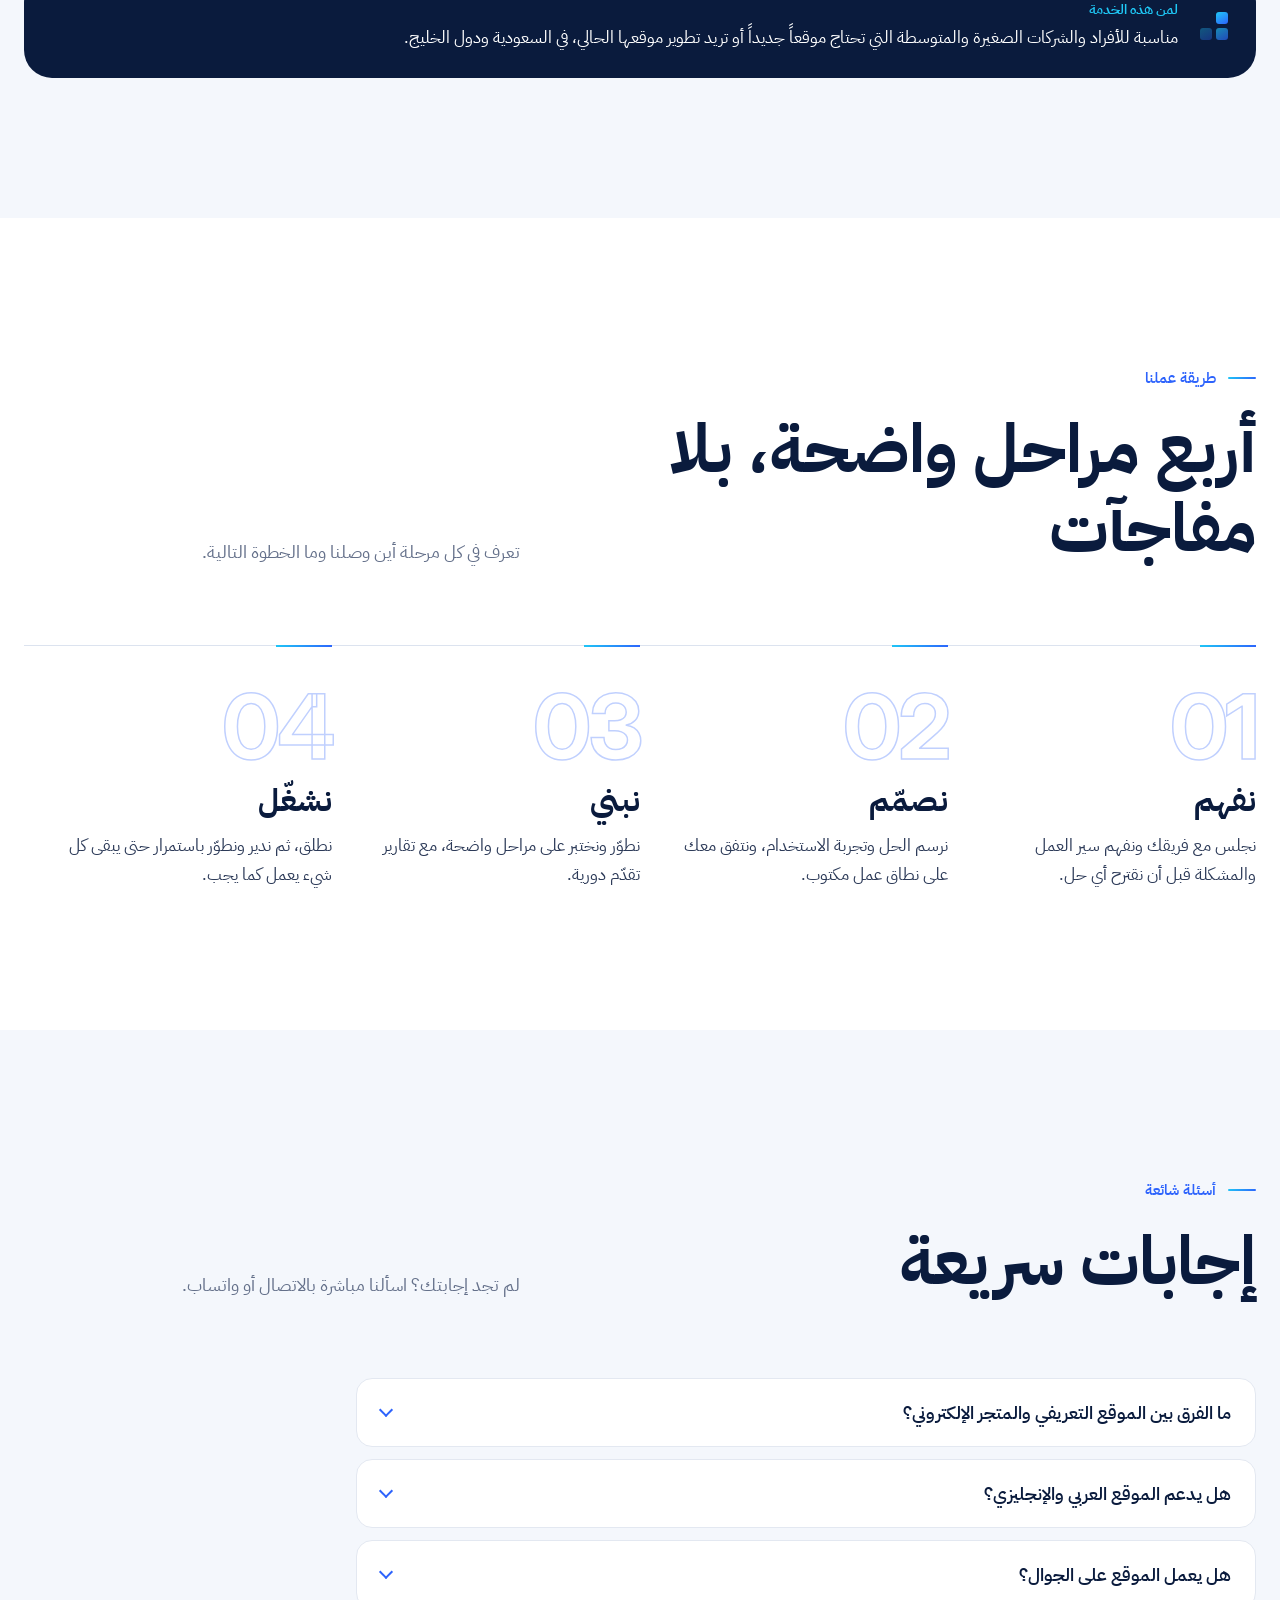
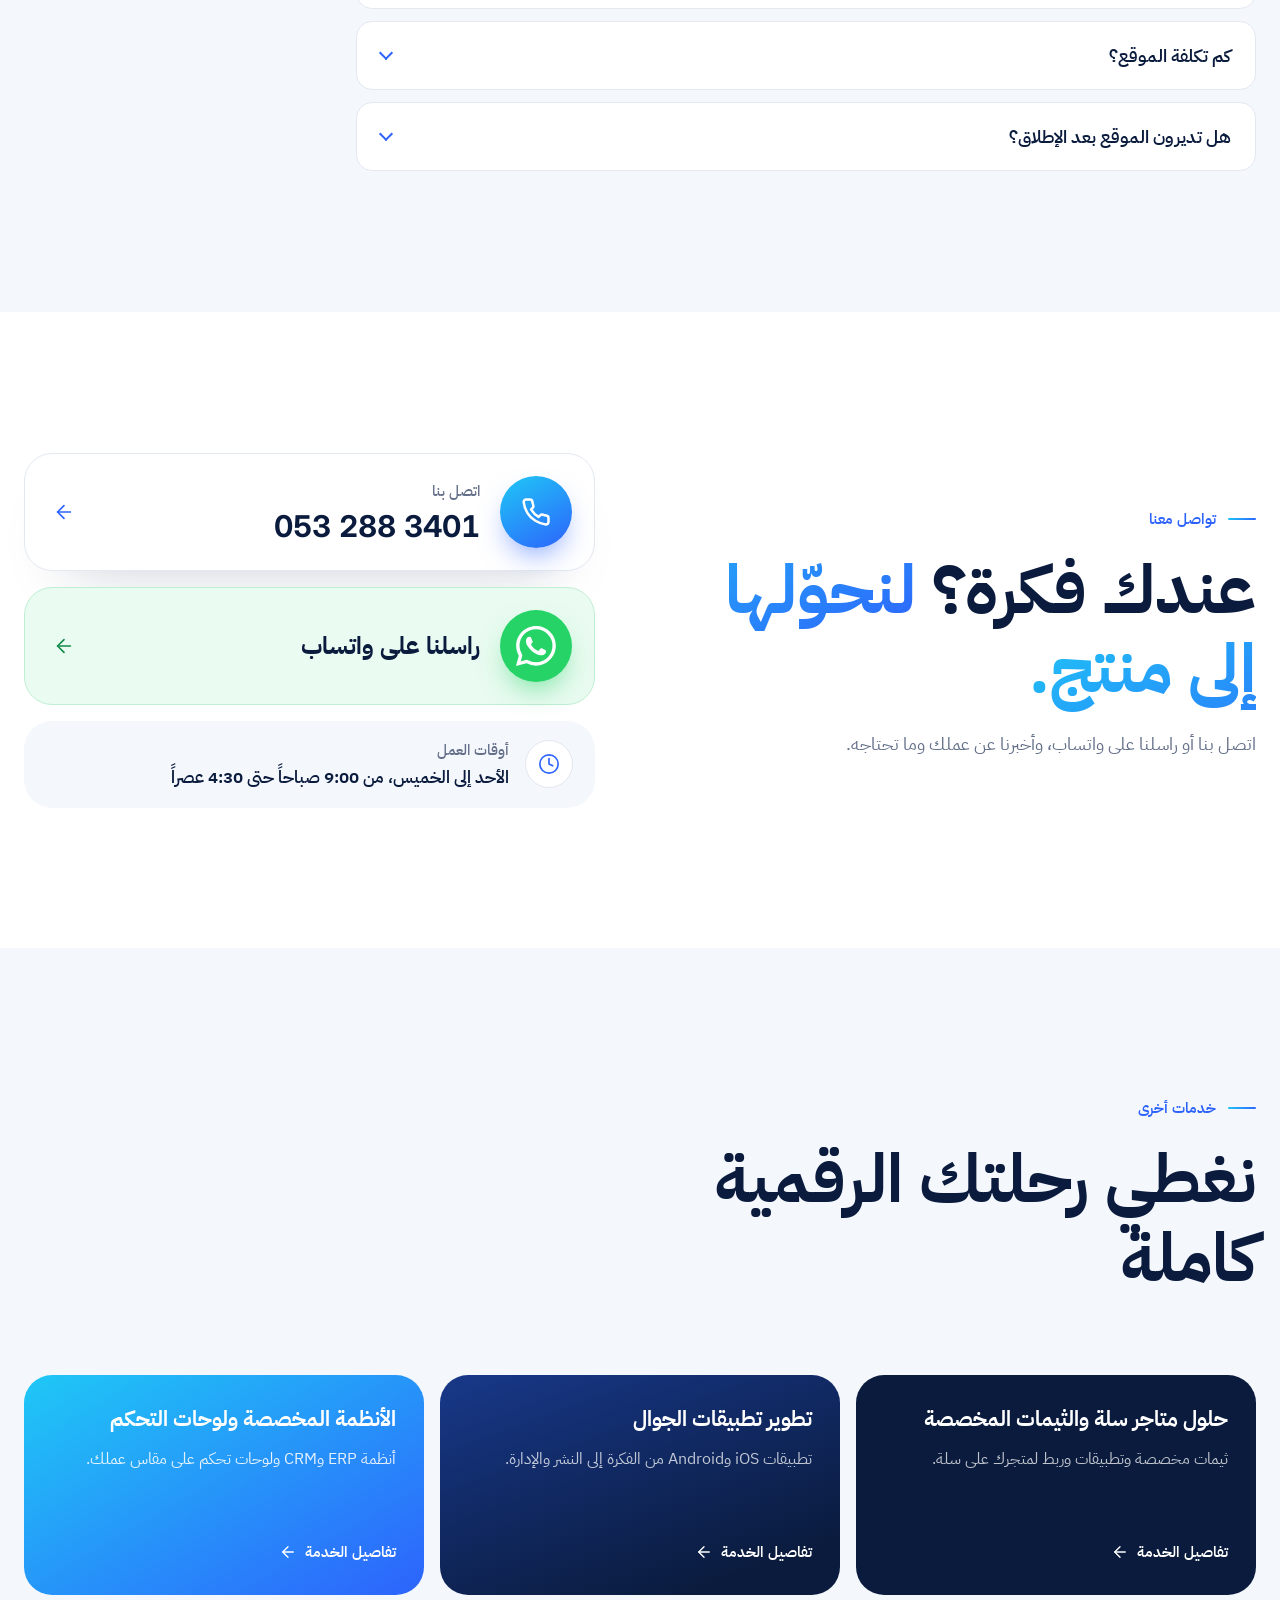
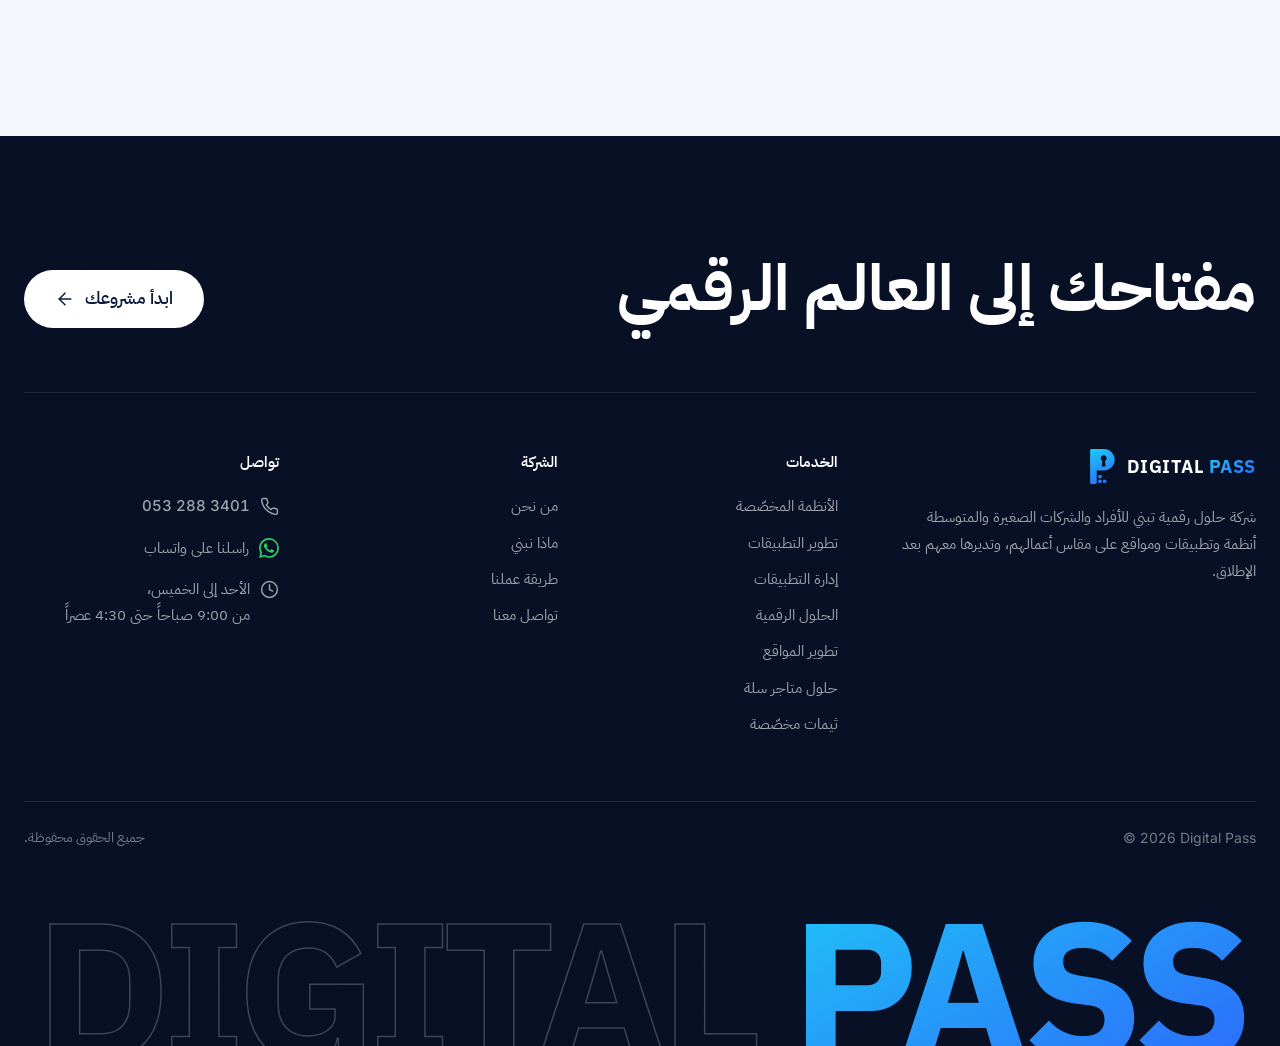
<file: services/websites/index.html>
<!doctype html>
<html lang="ar" dir="rtl" data-page="websites">
<head>
  <meta charset="utf-8">
  <meta name="viewport" content="width=device-width, initial-scale=1">
  <title>تصميم وتطوير المواقع الإلكترونية | Digital Pass</title>
  <meta name="description" content="نصمّم ونبني مواقع تعريفية ومتاجر إلكترونية سريعة ومتجاوبة بالعربي والإنجليزي، للأفراد والشركات الصغيرة والمتوسطة في السعودية والخليج.">
  <meta name="theme-color" content="#060F24">

  <meta property="og:type" content="website">
  <meta property="og:site_name" content="Digital Pass">
  <meta property="og:title" content="تصميم وتطوير المواقع الإلكترونية | Digital Pass">
  <meta property="og:description" content="نصمّم ونبني مواقع تعريفية ومتاجر إلكترونية سريعة ومتجاوبة بالعربي والإنجليزي، للأفراد والشركات الصغيرة والمتوسطة في السعودية والخليج.">
  <meta property="og:url" content="https://digital-pass.co/services/websites/">
  <meta property="og:image" content="https://digital-pass.co/assets/img/og-image.png">
  <meta property="og:locale" content="ar_SA">
  <meta property="og:locale:alternate" content="en_US">
  <meta name="twitter:card" content="summary_large_image">

  <link rel="canonical" href="https://digital-pass.co/services/websites/">
  <link rel="icon" href="/assets/img/favicon.svg" type="image/svg+xml">
  <link rel="icon" href="/assets/img/icon-192.png" sizes="192x192" type="image/png">
  <link rel="apple-touch-icon" href="/assets/img/apple-touch-icon.png">

  <link rel="preconnect" href="https://fonts.googleapis.com">
  <link rel="preconnect" href="https://fonts.gstatic.com" crossorigin>
  <link href="https://fonts.googleapis.com/css2?family=IBM+Plex+Mono:wght@400;500&family=IBM+Plex+Sans+Arabic:wght@400;500;600;700&family=IBM+Plex+Sans:wght@700&family=Inter:wght@400;500;600;700&display=swap" rel="stylesheet">

  <link rel="stylesheet" href="/assets/css/style.css?v=20261111e">
  <script>document.documentElement.classList.add('js');</script>

  <!-- Structured data for search engines -->
  <script type="application/ld+json">
  {
    "@context": "https://schema.org",
    "@graph": [
      {
        "@type": "Service",
        "@id": "https://digital-pass.co/services/websites/#service",
        "name": "تصميم وتطوير المواقع",
        "serviceType": "تصميم وتطوير المواقع",
        "description": "نصمّم ونبني مواقع تعريفية ومتاجر إلكترونية سريعة ومتجاوبة بالعربي والإنجليزي، للأفراد والشركات الصغيرة والمتوسطة في السعودية والخليج.",
        "url": "https://digital-pass.co/services/websites/",
        "inLanguage": "ar",
        "provider": {
          "@id": "https://digital-pass.co/#organization"
        },
        "areaServed": [
          {
            "@type": "Country",
            "name": "Saudi Arabia"
          },
          {
            "@type": "Country",
            "name": "United Arab Emirates"
          },
          {
            "@type": "Country",
            "name": "Kuwait"
          },
          {
            "@type": "Country",
            "name": "Qatar"
          },
          {
            "@type": "Country",
            "name": "Bahrain"
          },
          {
            "@type": "Country",
            "name": "Oman"
          }
        ]
      },
      {
        "@type": "Organization",
        "@id": "https://digital-pass.co/#organization",
        "name": "Digital Pass",
        "url": "https://digital-pass.co/",
        "logo": "https://digital-pass.co/assets/img/logo-512.png"
      },
      {
        "@type": "BreadcrumbList",
        "itemListElement": [
          {
            "@type": "ListItem",
            "position": 1,
            "name": "الرئيسية",
            "item": "https://digital-pass.co/"
          },
          {
            "@type": "ListItem",
            "position": 2,
            "name": "الخدمات",
            "item": "https://digital-pass.co/#services"
          },
          {
            "@type": "ListItem",
            "position": 3,
            "name": "تصميم وتطوير المواقع",
            "item": "https://digital-pass.co/services/websites/"
          }
        ]
      }
    ]
  }
  </script>
</head>
<body>

<!-- SVG sprite: brand symbol + line icons -->
<svg class="sprite" aria-hidden="true" focusable="false">
  <defs>
    <linearGradient id="dp-grad" gradientUnits="userSpaceOnUse" x1="6" y1="0" x2="34" y2="53">
      <stop offset="0" stop-color="#1FC8F6"/>
      <stop offset="1" stop-color="#2D63FC"/>
    </linearGradient>

    <!-- Logo symbol: the letter P with a keyhole and three pixels (guide p.9, x = 10 units) -->
    <symbol id="dp-symbol" viewBox="0 0 37.5 53">
      <path fill-rule="evenodd" d="M2 0H21A16.25 16.25 0 0 1 21 32.5H10V51A2 2 0 0 1 8 53H2A2 2 0 0 1 0 51V2A2 2 0 0 1 2 0ZM18.6 18.08A4.5 4.5 0 1 1 22.4 18.08L23.3 25.4Q23.45 26.6 22.25 26.6H18.75Q17.55 26.6 17.7 25.4Z"/>
      <rect x="12.5" y="39.4" width="5" height="5" rx="1"/>
      <rect x="12.5" y="46.4" width="5" height="5" rx="1"/>
      <rect x="19.5" y="46.4" width="5" height="5" rx="1"/>
    </symbol>

    <symbol id="i-arrow" viewBox="0 0 24 24"><path d="m12 19-7-7 7-7"/><path d="M19 12H5"/></symbol>
    <symbol id="i-arrow-go" viewBox="0 0 24 24"><path d="M7 17V7h10"/><path d="M17 17 7 7"/></symbol>
    <symbol id="i-call" viewBox="0 0 24 24"><path d="M22 16.92v3a2 2 0 0 1-2.18 2 19.79 19.79 0 0 1-8.63-3.07 19.5 19.5 0 0 1-6-6 19.79 19.79 0 0 1-3.07-8.67A2 2 0 0 1 4.11 2h3a2 2 0 0 1 2 1.72 12.84 12.84 0 0 0 .7 2.81 2 2 0 0 1-.45 2.11L8.09 9.91a16 16 0 0 0 6 6l1.27-1.27a2 2 0 0 1 2.11-.45 12.84 12.84 0 0 0 2.81.7A2 2 0 0 1 22 16.92z"/></symbol>
    <symbol id="i-clock" viewBox="0 0 24 24"><circle cx="12" cy="12" r="10"/><path d="M12 6v6l4 2"/></symbol>
    <symbol id="i-menu" viewBox="0 0 24 24"><path d="M4 7h16"/><path d="M4 12h16"/><path d="M4 17h16"/></symbol>
    <symbol id="i-close" viewBox="0 0 24 24"><path d="M18 6 6 18"/><path d="m6 6 12 12"/></symbol>
    <symbol id="i-linkedin" viewBox="0 0 24 24"><g fill="currentColor" stroke="none"><path d="M16 8a6 6 0 0 1 6 6v7h-4v-7a2 2 0 0 0-2-2 2 2 0 0 0-2 2v7h-4v-7a6 6 0 0 1 6-6z"/><rect width="4" height="12" x="2" y="9" rx=".5"/><circle cx="4" cy="4" r="2"/></g></symbol>
    <symbol id="i-x" viewBox="0 0 24 24"><path fill="currentColor" stroke="none" d="M18.244 2.25h3.308l-7.227 8.26 8.502 11.24H16.17l-5.214-6.817L4.99 21.75H1.68l7.73-8.835L1.254 2.25H8.08l4.713 6.231zm-1.161 17.52h1.833L7.084 4.126H5.117z"/></symbol>
  </defs>
</svg>

<a class="skip-link" href="#main" data-i18n="a11y.skip">تخطَّ إلى المحتوى</a>

<!-- ============ Header ============ -->
<header class="site-header" id="site-header">
  <div class="container header-inner">
    <button class="menu-toggle" type="button" aria-expanded="false" aria-controls="main-nav" aria-label="فتح القائمة" data-i18n-aria="nav.menu">
      <svg class="icon icon-open" aria-hidden="true"><use href="#i-menu"/></svg>
      <svg class="icon icon-close" aria-hidden="true"><use href="#i-close"/></svg>
    </button>

    <a href="/" class="brand" aria-label="Digital Pass">
      <svg class="brand-symbol" aria-hidden="true"><use href="#dp-symbol"/></svg>
      <span class="wordmark"><span class="wm-digital">DIGITAL</span> <span class="wm-pass">PASS</span></span>
    </a>

    <button class="lang-toggle" type="button" data-lang-toggle lang="en">EN</button>

    <nav class="main-nav" id="main-nav" aria-label="القائمة الرئيسية" data-i18n-aria="nav.label">
      <a href="/#services" data-i18n="nav.services">الخدمات</a>
      <a href="/#work" data-i18n="nav.work">ماذا نبني</a>
      <a href="#process" data-i18n="nav.process">طريقة عملنا</a>
      <a href="/#about" data-i18n="nav.about">من نحن</a>
      <a href="#contact" class="btn btn-primary nav-cta-mobile" data-i18n="nav.cta">ابدأ مشروعك</a>
    </nav>

    <a class="btn btn-primary btn-sm header-cta" href="#contact" data-i18n="nav.cta">ابدأ مشروعك</a>
  </div>
</header>

<main id="main">

  <!-- ============ Service hero ============ -->
  <section class="page-hero" id="top">
    <svg class="hero-mark" aria-hidden="true"><use href="#dp-symbol"/></svg>
    <div class="grain" aria-hidden="true"></div>
    <div class="container">
      <div class="page-hero-copy">
        <nav aria-label="مسار الصفحة" data-i18n-aria="sp.crumbsLabel">
          <ol class="crumbs">
            <li><a href="/" data-i18n="sp.home">الرئيسية</a></li>
            <li><a href="/#services" data-i18n="sp.services">الخدمات</a></li>
            <li><span aria-current="page" data-i18n="web.name">تصميم وتطوير المواقع</span></li>
          </ol>
        </nav>
        <p class="label label--light reveal" data-i18n="services.label">خدماتنا</p>
        <h1 class="page-title reveal" data-i18n-html="web.h1">تصميم وتطوير <span class="text-grad">المواقع</span></h1>
        <p class="page-lead reveal" data-i18n="web.lead">نبني مواقع تعريفية ومتاجر إلكترونية بتصميم يعكس هويتك، تعمل بسرعة على كل الأجهزة، بالعربي والإنجليزي.</p>
        <ul class="page-chips reveal">
          <li data-i18n="web.chip1">مواقع تعريفية</li>
          <li data-i18n="web.chip2">متاجر إلكترونية</li>
          <li data-i18n="web.chip3">متجاوبة مع الجوال</li>
          <li data-i18n="web.chip4">عربي وإنجليزي</li>
        </ul>
        <div class="hero-actions reveal">
          <a href="#contact" class="btn btn-light btn-lg magnetic">
            <span data-i18n="nav.cta">ابدأ مشروعك</span>
            <svg class="icon arrow" aria-hidden="true"><use href="#i-arrow"/></svg>
          </a>
          <a class="btn btn-ghost btn-lg" data-contact="whatsapp" href="#" target="_blank" rel="noopener">
            <span class="wa-glyph" aria-hidden="true"></span><span data-i18n="contact.waTitle">راسلنا على واتساب</span>
          </a>
        </div>
      </div>
    </div>
  </section>

  <!-- ============ What we offer ============ -->
  <section class="section services" id="offer">
    <div class="container">
      <div class="section-top">
        <div>
          <p class="label reveal" data-i18n="sp.offerLabel">ماذا نقدّم</p>
          <h2 class="h2 reveal" data-i18n="web.offerTitle">موقع يمثّلك ويخدم عملاءك</h2>
        </div>
        <p class="section-lead reveal" data-i18n="web.offerLead">نهتم بالشكل والمحتوى والسرعة معاً، لأن الموقع غالباً أول ما يراه عميلك عنك.</p>
      </div>
      <div class="offer-grid">
        <article class="offer-card reveal">
          <span class="offer-num">01</span>
          <h3 data-i18n="web.c1t">مواقع تعريفية للشركات</h3>
          <p data-i18n="web.c1d">موقع يقدّم شركتك وخدماتك بوضوح، ويسهّل على العملاء التواصل معك.</p>
        </article>
        <article class="offer-card reveal">
          <span class="offer-num">02</span>
          <h3 data-i18n="web.c2t">متاجر إلكترونية</h3>
          <p data-i18n="web.c2d">متجر يعرض منتجاتك ويستقبل الطلبات، بتصميم يناسب هويتك.</p>
        </article>
        <article class="offer-card reveal">
          <span class="offer-num">03</span>
          <h3 data-i18n="web.c3t">تصميم خاص بهويتك</h3>
          <p data-i18n="web.c3d">نصمّم الموقع ليعكس هويتك، بدل القوالب المكررة.</p>
        </article>
        <article class="offer-card reveal">
          <span class="offer-num">04</span>
          <h3 data-i18n="web.c4t">متجاوب مع كل الأجهزة</h3>
          <p data-i18n="web.c4d">يعمل الموقع بسرعة وبشكل مرتب على الجوال والتابلت والكمبيوتر.</p>
        </article>
        <article class="offer-card reveal">
          <span class="offer-num">05</span>
          <h3 data-i18n="web.c5t">بالعربي والإنجليزي</h3>
          <p data-i18n="web.c5d">نبني الموقع باللغتين، ويتحول اتجاه الصفحة مع اللغة.</p>
        </article>
        <article class="offer-card reveal">
          <span class="offer-num">06</span>
          <h3 data-i18n="web.c6t">إدارة بعد الإطلاق</h3>
          <p data-i18n="web.c6d">نبقى معك بعد الإطلاق للتحديثات والتطوير المستمر.</p>
        </article>
      </div>
      <div class="fit reveal">
        <span class="fit-mark" aria-hidden="true"><i></i><i></i><i></i></span>
        <div>
          <span class="fit-label" data-i18n="sp.fitLabel">لمن هذه الخدمة</span>
          <p data-i18n="web.fit">مناسبة للأفراد والشركات الصغيرة والمتوسطة التي تحتاج موقعاً جديداً أو تريد تطوير موقعها الحالي، في السعودية ودول الخليج.</p>
        </div>
      </div>
    </div>
  </section>

  <!-- ============ Process ============ -->
  <section class="section process-sec" id="process">
    <div class="container">
      <div class="section-top">
        <div>
          <p class="label reveal" data-i18n="process.label">طريقة عملنا</p>
          <h2 class="h2 reveal" data-i18n="process.title">أربع مراحل واضحة، بلا مفاجآت</h2>
        </div>
        <p class="section-lead reveal" data-i18n="process.lead">تعرف في كل مرحلة أين وصلنا وما الخطوة التالية.</p>
      </div>

      <ol class="process">
        <li class="reveal">
          <span class="p-num">01</span>
          <h3 class="p-title" data-i18n="step1.title">نفهم</h3>
          <p data-i18n="step1.desc">نجلس مع فريقك ونفهم سير العمل والمشكلة قبل أن نقترح أي حل.</p>
        </li>
        <li class="reveal">
          <span class="p-num">02</span>
          <h3 class="p-title" data-i18n="step2.title">نصمّم</h3>
          <p data-i18n="step2.desc">نرسم الحل وتجربة الاستخدام، ونتفق معك على نطاق عمل مكتوب.</p>
        </li>
        <li class="reveal">
          <span class="p-num">03</span>
          <h3 class="p-title" data-i18n="step3.title">نبني</h3>
          <p data-i18n="step3.desc">نطوّر ونختبر على مراحل واضحة، مع تقارير تقدّم دورية.</p>
        </li>
        <li class="reveal">
          <span class="p-num">04</span>
          <h3 class="p-title" data-i18n="step4.title">نشغّل</h3>
          <p data-i18n="step4.desc">نطلق، ثم ندير ونطوّر باستمرار حتى يبقى كل شيء يعمل كما يجب.</p>
        </li>
      </ol>
    </div>
  </section>

  <!-- ============ FAQ ============ -->
  <section class="section faq-sec" id="faq">
    <div class="container">
      <div class="section-top">
        <div>
          <p class="label reveal" data-i18n="sp.faqLabel">أسئلة شائعة</p>
          <h2 class="h2 reveal" data-i18n="sp.faqTitle">إجابات سريعة</h2>
        </div>
        <p class="section-lead reveal" data-i18n="sp.faqLead">لم تجد إجابتك؟ اسألنا مباشرة بالاتصال أو واتساب.</p>
      </div>
      <div class="faq">
        <details class="reveal">
          <summary data-i18n="web.q1">ما الفرق بين الموقع التعريفي والمتجر الإلكتروني؟</summary>
          <p data-i18n="web.a1">الموقع التعريفي يقدّم شركتك وخدماتك ويستقبل تواصل العملاء. المتجر الإلكتروني يعرض المنتجات ويستقبل الطلبات.</p>
        </details>
        <details class="reveal">
          <summary data-i18n="web.q2">هل يدعم الموقع العربي والإنجليزي؟</summary>
          <p data-i18n="web.a2">نعم، نبني المواقع بالعربي والإنجليزي، ويتحول اتجاه الصفحة مع اللغة.</p>
        </details>
        <details class="reveal">
          <summary data-i18n="web.q3">هل يعمل الموقع على الجوال؟</summary>
          <p data-i18n="web.a3">نعم، نبني المواقع متجاوبة لتعمل على الجوال والتابلت والكمبيوتر.</p>
        </details>
        <details class="reveal">
          <summary data-i18n="web.q4">كم تكلفة الموقع؟</summary>
          <p data-i18n="web.a4">تختلف حسب نوع الموقع وعدد صفحاته ومزاياه. نتفق معك على نطاق عمل مكتوب وتكلفة واضحة قبل البدء.</p>
        </details>
        <details class="reveal">
          <summary data-i18n="web.q5">هل تديرون الموقع بعد الإطلاق؟</summary>
          <p data-i18n="web.a5">نعم، نبقى معك بعد الإطلاق للتحديثات والتطوير المستمر.</p>
        </details>
      </div>
    </div>
  </section>

  <!-- ============ Contact ============ -->
  <section class="section contact" id="contact">
    <div class="container contact-grid">
      <div class="contact-info">
        <p class="label reveal" data-i18n="contact.label">تواصل معنا</p>
        <h2 class="h2 reveal" data-i18n-html="contact.title">عندك فكرة؟ <span class="text-grad">لنحوّلها إلى منتج.</span></h2>
        <p class="section-lead reveal" data-i18n="contact.lead">اتصل بنا أو راسلنا على واتساب، وأخبرنا عن عملك وما تحتاجه.</p>

        <div class="socials" data-socials></div>
      </div>

      <div class="contact-cards">
        <a class="contact-card contact-card--call reveal" data-contact="phone" data-contact-item="phone" href="#">
          <span class="cc-icon" aria-hidden="true"><svg class="icon"><use href="#i-call"/></svg></span>
          <span class="cc-text">
            <span class="cc-label" data-i18n="contact.callTitle">اتصل بنا</span>
            <span class="cc-value cc-number" data-contact-text="phone" dir="ltr"></span>
          </span>
          <svg class="icon arrow" aria-hidden="true"><use href="#i-arrow"/></svg>
        </a>

        <a class="contact-card contact-card--wa reveal" data-contact="whatsapp" data-contact-item="whatsapp" href="#" target="_blank" rel="noopener">
          <span class="cc-icon" aria-hidden="true"><span class="wa-glyph"></span></span>
          <span class="cc-text">
            <span class="cc-title" data-i18n="contact.waTitle">راسلنا على واتساب</span>
          </span>
          <svg class="icon arrow" aria-hidden="true"><use href="#i-arrow"/></svg>
        </a>

        <div class="hours reveal">
          <span class="hours-icon" aria-hidden="true"><svg class="icon"><use href="#i-clock"/></svg></span>
          <p class="hours-text">
            <span class="cc-label" data-i18n="contact.hoursTitle">أوقات العمل</span>
            <span class="hours-value"><span data-i18n="contact.hoursDays">الأحد إلى الخميس،</span> <span data-i18n="contact.hoursTime">من 9:00 صباحاً حتى 4:30 عصراً</span></span>
          </p>
        </div>
      </div>
    </div>
  </section>

  <!-- ============ More services ============ -->
  <section class="section more-sec" id="more">
    <div class="container">
      <div class="section-top">
        <div>
          <p class="label reveal" data-i18n="sp.moreLabel">خدمات أخرى</p>
          <h2 class="h2 reveal" data-i18n="sp.moreTitle">نغطي رحلتك الرقمية كاملة</h2>
        </div>
      </div>
      <div class="more-grid">
        <a class="more-card reveal" href="/services/salla/">
          <h3 data-i18n="salla.name">حلول متاجر سلة والثيمات المخصصة</h3>
          <p data-i18n="salla.short">ثيمات مخصصة وتطبيقات وربط لمتجرك على سلة.</p>
          <span class="more-go"><span data-i18n="sp.viewService">تفاصيل الخدمة</span><svg class="icon arrow" aria-hidden="true"><use href="#i-arrow"/></svg></span>
        </a>
        <a class="more-card reveal" href="/services/mobile-apps/">
          <h3 data-i18n="apps.name">تطوير تطبيقات الجوال</h3>
          <p data-i18n="apps.short">تطبيقات iOS وAndroid من الفكرة إلى النشر والإدارة.</p>
          <span class="more-go"><span data-i18n="sp.viewService">تفاصيل الخدمة</span><svg class="icon arrow" aria-hidden="true"><use href="#i-arrow"/></svg></span>
        </a>
        <a class="more-card reveal" href="/services/custom-systems/">
          <h3 data-i18n="sys.name">الأنظمة المخصصة ولوحات التحكم</h3>
          <p data-i18n="sys.short">أنظمة ERP وCRM ولوحات تحكم على مقاس عملك.</p>
          <span class="more-go"><span data-i18n="sp.viewService">تفاصيل الخدمة</span><svg class="icon arrow" aria-hidden="true"><use href="#i-arrow"/></svg></span>
        </a>
      </div>
    </div>
  </section>

</main>

<!-- ============ Footer ============ -->
<footer class="site-footer">
  <div class="grain" aria-hidden="true"></div>
  <div class="container">
    <div class="footer-top">
      <p class="footer-tagline"><span data-i18n="footer.tagline">مفتاحك إلى العالم الرقمي</span></p>
      <a href="#contact" class="btn btn-light btn-lg magnetic">
        <span data-i18n="nav.cta">ابدأ مشروعك</span>
        <svg class="icon arrow" aria-hidden="true"><use href="#i-arrow"/></svg>
      </a>
    </div>

    <div class="footer-grid">
      <div class="footer-brand">
        <a href="/" class="brand brand--light" aria-label="Digital Pass">
          <svg class="brand-symbol" aria-hidden="true"><use href="#dp-symbol"/></svg>
          <span class="wordmark"><span class="wm-digital">DIGITAL</span> <span class="wm-pass">PASS</span></span>
        </a>
        <p data-i18n="footer.about">شركة حلول رقمية تبني للأفراد والشركات الصغيرة والمتوسطة أنظمة وتطبيقات ومواقع على مقاس أعمالهم، وتديرها معهم بعد الإطلاق.</p>
        <div class="socials socials--dark" data-socials></div>
      </div>

      <div>
        <h2 class="footer-h" data-i18n="footer.services">الخدمات</h2>
        <ul>
          <li><a href="/services/custom-systems/" data-i18n="s1.title">الأنظمة المخصّصة</a></li>
          <li><a href="/services/mobile-apps/" data-i18n="s2.title">تطوير التطبيقات</a></li>
          <li><a href="/services/mobile-apps/" data-i18n="s3.title">إدارة التطبيقات</a></li>
          <li><a href="/services/custom-systems/" data-i18n="s4.title">الحلول الرقمية</a></li>
          <li><a href="/services/websites/" data-i18n="s5.title">تطوير المواقع</a></li>
          <li><a href="/services/salla/" data-i18n="s6.title">حلول متاجر سلة</a></li>
          <li><a href="/services/salla/" data-i18n="s7.title">ثيمات مخصّصة</a></li>
        </ul>
      </div>

      <div>
        <h2 class="footer-h" data-i18n="footer.company">الشركة</h2>
        <ul>
          <li><a href="/#about" data-i18n="nav.about">من نحن</a></li>
          <li><a href="/#work" data-i18n="nav.work">ماذا نبني</a></li>
          <li><a href="#process" data-i18n="nav.process">طريقة عملنا</a></li>
          <li><a href="#contact" data-i18n="contact.label">تواصل معنا</a></li>
        </ul>
      </div>

      <div>
        <h2 class="footer-h" data-i18n="footer.contact">تواصل</h2>
        <ul class="footer-contact">
          <li data-contact-item="phone">
            <a data-contact="phone" href="#">
              <svg class="icon" aria-hidden="true"><use href="#i-call"/></svg><span class="cc-number" data-contact-text="phone" dir="ltr"></span>
            </a>
          </li>
          <li data-contact-item="whatsapp">
            <a data-contact="whatsapp" href="#" target="_blank" rel="noopener">
              <span class="wa-glyph" aria-hidden="true"></span><span data-i18n="footer.whatsapp">راسلنا على واتساب</span>
            </a>
          </li>
          <li>
            <span class="footer-hours"><svg class="icon" aria-hidden="true"><use href="#i-clock"/></svg><span class="hours-value"><span data-i18n="contact.hoursDays">الأحد إلى الخميس،</span> <span data-i18n="contact.hoursTime">من 9:00 صباحاً حتى 4:30 عصراً</span></span></span>
          </li>
        </ul>
      </div>
    </div>

    <div class="footer-bottom">
      <span class="copy">© <span data-year>2026</span> Digital Pass</span>
      <span data-i18n="footer.rights">جميع الحقوق محفوظة.</span>
    </div>
  </div>
  <div class="footer-giant" aria-hidden="true"><span class="fg-digital">DIGITAL</span> <span class="fg-pass">PASS</span></div>
</footer>

<a class="wa-float" data-contact="whatsapp-float" href="#" target="_blank" rel="noopener" aria-label="تواصل عبر واتساب" data-i18n-aria="contact.whatsappAria" hidden>
  <span class="wa-glyph" aria-hidden="true"></span>
</a>

<script src="/assets/js/config.js?v=20261111e"></script>
<script src="/assets/js/i18n.js?v=20261111e"></script>
<script src="/assets/js/i18n-services.js?v=20261111e"></script>
<script src="/assets/js/main.js?v=20261111e"></script>
</body>
</html>
</file>
<file: assets/css/style.css>
/* ==========================================================================
   Digital Pass — website styles
   Built on the Digital Pass brand guidelines v1.0: palette & gradient (p.14–17),
   IBM Plex type for Arabic and the wordmark (p.18–20), corner radii & elevation (p.23),
   product shots (p.25). English text is set in Inter.
   ========================================================================== */

/* ---------- Tokens ---------- */
:root {
  --navy: #0A1B3D;
  --deep: #060F24;
  --ink: #2C3A58;
  --slate: #64708A;
  --slate-2: #8C97AD;
  --mist: #DCE3EF;
  --line: #E3E8F1;
  --cloud: #F4F7FC;
  --white: #FFFFFF;

  --blue: #2D63FC;
  --cyan: #1FC8F6;
  --b50: #F2F6FF; --b100: #E2E9FF; --b200: #C0D0FE; --b300: #96B1FE; --b400: #628AFD;
  --b600: #2655D6; --b700: #1F46B0; --b800: #183889; --b900: #122B67;

  --success: #12B76A; --warning: #F5A524; --error: #F04438;

  --grad: linear-gradient(150deg, #1FC8F6 0%, #2D63FC 100%);

  --r-s: 10px; --r-m: 16px; --r-l: 28px; --r-pill: 999px;

  --font-ar: "IBM Plex Sans Arabic", "Inter", system-ui, sans-serif;
  --font-en: "Inter", "IBM Plex Sans Arabic", system-ui, sans-serif;
  --font-brand: "IBM Plex Sans", "Inter", system-ui, sans-serif; /* the DIGITAL PASS wordmark only */
  --mono: "IBM Plex Mono", ui-monospace, SFMono-Regular, Menlo, monospace;
  --font: var(--font-ar);

  --header-h: 80px;
  --gutter: 24px;
  --ease: cubic-bezier(.2, .7, .2, 1);
}
html[lang="en"] { --font: var(--font-en); }

/* ---------- Base ---------- */
*, *::before, *::after { box-sizing: border-box; }
* { margin: 0; padding: 0; }
html { scroll-behavior: smooth; scroll-padding-top: calc(var(--header-h) + 8px); -webkit-text-size-adjust: 100%; }
body {
  font-family: var(--font);
  font-size: 17px;
  line-height: 1.75;
  color: var(--navy);
  background: var(--white);
  -webkit-font-smoothing: antialiased;
  text-rendering: optimizeLegibility;
  overflow-x: hidden;
}
img, svg { display: block; max-width: 100%; }
a { color: inherit; text-decoration: none; }
ul, ol { list-style: none; }
button, input, select, textarea { font: inherit; color: inherit; }
button { cursor: pointer; background: none; border: 0; }
:focus-visible { outline: 2px solid var(--blue); outline-offset: 3px; border-radius: 4px; }
[hidden] { display: none !important; }

.sprite { position: absolute; width: 0; height: 0; overflow: hidden; }
.icon { width: 22px; height: 22px; flex: none; fill: none; stroke: currentColor; stroke-width: 1.8; stroke-linecap: round; stroke-linejoin: round; }
.mono { font-family: var(--mono); }

.skip-link { position: absolute; inset-inline-start: 16px; top: -60px; z-index: 100; background: var(--navy); color: #fff; padding: 10px 16px; border-radius: var(--r-s); }
.skip-link:focus { top: 12px; }

.container { width: min(1240px, 100% - var(--gutter) * 2); margin-inline: auto; }

/* ---------- Type ---------- */
.h2 { font-size: clamp(36px, 5.2vw, 72px); line-height: 1.18; font-weight: 700; }
html[lang="en"] .h2 { letter-spacing: -.02em; line-height: 1.1; }

.label {
  display: inline-flex; align-items: center; gap: 12px;
  margin-bottom: 20px; font-size: 15px; font-weight: 600; color: var(--blue);
}
.label::before { content: ""; width: 28px; height: 2px; border-radius: 2px; background: var(--grad); }
.label--light { color: var(--cyan); }

.text-grad {
  background: var(--grad);
  -webkit-background-clip: text; background-clip: text;
  -webkit-text-fill-color: transparent; color: var(--cyan);
}

.section { padding: clamp(96px, 11vw, 152px) 0; }
.section-top {
  display: grid; grid-template-columns: 1.15fr .85fr; align-items: end;
  gap: 24px 64px; margin-bottom: clamp(48px, 6vw, 80px);
}
.section-lead { font-size: clamp(17px, 1.4vw, 19px); color: var(--slate); max-width: 30em; }

/* ---------- Buttons (radius 10, guide p.31) ---------- */
.btn {
  display: inline-flex; align-items: center; justify-content: center; gap: 10px;
  min-height: 46px; padding: 10px 22px;
  border-radius: var(--r-pill); border: 1px solid transparent;
  font-weight: 600; font-size: 15px; line-height: 1.3; white-space: nowrap;
  transition: background-color .25s, border-color .25s, color .25s, transform .25s, translate .3s var(--ease);
}
.btn:active { transform: translateY(1px); }
.btn-sm { min-height: 42px; padding: 8px 18px; font-size: 14.5px; }
.btn-lg { min-height: 58px; padding: 14px 30px; font-size: 16.5px; }
.btn .icon { width: 20px; height: 20px; }
.btn-primary { background: var(--blue); color: #fff; }
.btn-primary:hover { background: var(--b600); }
.btn-light { background: #fff; color: var(--navy); }
.btn-light:hover { background: var(--b100); }
.btn-ghost { color: #fff; border-color: rgba(255, 255, 255, .26); }
.btn-ghost:hover { border-color: rgba(255, 255, 255, .7); background: rgba(255, 255, 255, .05); }

.arrow { transition: transform .25s var(--ease); }
[dir="ltr"] .arrow { transform: scaleX(-1); }
.btn:hover .arrow { transform: translateX(-4px); }
[dir="ltr"] .btn:hover .arrow { transform: scaleX(-1) translateX(-4px); }

/* ---------- Header ---------- */
.site-header {
  position: fixed; inset: 0 0 auto; z-index: 50; height: var(--header-h);
  color: var(--navy);
  background: rgba(255, 255, 255, .88);
  -webkit-backdrop-filter: saturate(180%) blur(16px); backdrop-filter: saturate(180%) blur(16px);
  border-bottom: 1px solid var(--line);
  transition: background-color .3s, border-color .3s, color .3s;
}
/* Transparent over the dark hero until the page scrolls */
.js .site-header:not(.is-scrolled):not(.menu-open) {
  background: transparent; border-bottom-color: transparent; color: #fff;
  -webkit-backdrop-filter: none; backdrop-filter: none;
}
.header-inner { height: 100%; display: flex; align-items: center; gap: 20px; }

.brand { display: inline-flex; align-items: center; gap: 12px; flex: none; direction: ltr; } /* the lockup never mirrors */
.brand-symbol { width: 25px; height: 35px; fill: url(#dp-grad); }
.wordmark { font-family: var(--font-brand); font-weight: 700; font-size: 18px; letter-spacing: .03em; line-height: 1; white-space: nowrap; }
.wm-pass { background: var(--grad); -webkit-background-clip: text; background-clip: text; -webkit-text-fill-color: transparent; color: var(--blue); }

.main-nav { display: flex; align-items: center; gap: 4px; margin-inline: auto; }
.main-nav a:not(.btn) { position: relative; padding: 8px 14px; font-size: 15.5px; font-weight: 500; opacity: .82; transition: opacity .2s; }
.main-nav a:not(.btn):hover, .main-nav a.is-active { opacity: 1; }
.main-nav a.is-active::after { content: ""; position: absolute; inset: auto 14px 0; height: 2px; border-radius: 2px; background: var(--grad); }
.nav-cta-mobile { display: none; }

.header-cta { flex: none; }
.lang-toggle {
  flex: none; min-width: 46px; height: 42px; padding: 0 14px; border-radius: var(--r-pill);
  border: 1px solid currentColor; border-color: color-mix(in srgb, currentColor 22%, transparent);
  font-family: var(--font-en); font-size: 14px; font-weight: 600; transition: border-color .2s;
}
html[lang="en"] .lang-toggle { font-family: var(--font-ar); }
.lang-toggle:hover { border-color: currentColor; }

.menu-toggle { display: none; flex: none; width: 44px; height: 44px; margin-inline: -9px -6px; border-radius: var(--r-s); place-items: center; }
.menu-toggle .icon { width: 26px; height: 26px; }
.menu-toggle .icon-close { display: none; }
.menu-toggle[aria-expanded="true"] .icon-open { display: none; }
.menu-toggle[aria-expanded="true"] .icon-close { display: block; }

/* ---------- Hero ---------- */
.hero {
  position: relative; overflow: hidden; isolation: isolate;
  min-height: min(100svh, 960px);
  display: flex; flex-direction: column;
  padding-top: var(--header-h);
  color: #fff;
  background:
    linear-gradient(rgba(255, 255, 255, .035) 1px, transparent 1px) 0 0 / 72px 72px,
    linear-gradient(90deg, rgba(255, 255, 255, .035) 1px, transparent 1px) 0 0 / 72px 72px,
    var(--deep);
}
.hero::before {
  content: ""; position: absolute; z-index: -1; top: -10%; inset-inline-end: -10%;
  width: 70%; height: 120%;
  background: radial-gradient(closest-side, rgba(45, 99, 252, .42), rgba(31, 200, 246, .08) 60%, transparent);
}
.hero::after {
  content: ""; position: absolute; z-index: -1; inset: auto 0 0; height: 40%;
  background: linear-gradient(to bottom, transparent, rgba(6, 15, 36, .7));
  pointer-events: none;
}
.hero-mark {
  --mh: clamp(560px, 108vh, 1020px);
  position: absolute; z-index: -1; top: 7%; inset-inline-end: -5vw;
  height: var(--mh); width: calc(var(--mh) * .7075);
  fill: url(#dp-grad);
}
.hero-inner { flex: 1; display: flex; align-items: center; padding: 48px 0 64px; }
.hero-copy { max-width: 680px; }
.eyebrow { display: inline-flex; align-items: center; gap: 12px; font-size: 15px; font-weight: 500; color: rgba(255, 255, 255, .72); margin-bottom: 28px; }
.eyebrow { padding: 7px 16px 7px 14px; border-radius: var(--r-pill); border: 1px solid rgba(255, 255, 255, .14); background: rgba(255, 255, 255, .04); }
.eyebrow-dot { position: relative; width: 8px; height: 8px; border-radius: 50%; background: var(--success); }
.eyebrow-dot::after { content: ""; position: absolute; inset: 0; border-radius: 50%; background: var(--success); animation: ping 1.8s var(--ease) infinite; }
@keyframes ping { 0% { transform: scale(1); opacity: .7; } 80%, 100% { transform: scale(3.2); opacity: 0; } }
.hero-title { font-size: clamp(52px, 8.4vw, 124px); line-height: 1.1; font-weight: 700; }
html[lang="en"] .hero-title { letter-spacing: -.035em; line-height: 1.02; }
.hero-lead { margin-top: 28px; font-size: clamp(18px, 1.6vw, 21px); line-height: 1.8; color: rgba(255, 255, 255, .7); max-width: 32em; }
.hero-actions { display: flex; flex-wrap: wrap; gap: 12px; margin-top: 44px; }

.hero-foot { position: relative; z-index: 1; border-top: 1px solid rgba(255, 255, 255, .1); }
.hero-foot::before {
  content: ""; position: absolute; z-index: -1; inset: 0 calc(50% - 50vw);
  background: rgba(6, 15, 36, .72);
  -webkit-backdrop-filter: blur(14px); backdrop-filter: blur(14px);
}
.hero-caps { display: grid; grid-template-columns: repeat(4, 1fr); }
.hero-caps li { display: flex; align-items: baseline; gap: 12px; padding: 26px 0 30px; font-size: 15.5px; color: rgba(255, 255, 255, .82); }
.hero-caps li + li { padding-inline-start: 28px; border-inline-start: 1px solid rgba(255, 255, 255, .1); }
.cap-num { font-family: var(--mono); font-size: 12px; color: var(--cyan); }

/* ---------- About ---------- */
.statement { font-size: clamp(30px, 4.3vw, 58px); line-height: 1.35; font-weight: 700; max-width: 17em; }
html[lang="en"] .statement { letter-spacing: -.02em; line-height: 1.2; }
.statement .soft { color: var(--slate-2); }
.about-cols {
  display: grid; grid-template-columns: 1fr 1fr; gap: 48px 80px;
  margin-top: clamp(56px, 7vw, 96px); padding-top: 48px; border-top: 1px solid var(--line);
}
.about-text { font-size: clamp(17px, 1.5vw, 19.5px); line-height: 1.9; color: var(--ink); }
.about-vm { display: grid; gap: 36px; }
.vm-title { font-size: 15px; font-weight: 600; color: var(--blue); margin-bottom: 8px; }
.vm p { font-size: 18px; line-height: 1.8; color: var(--navy); font-weight: 500; }

/* ---------- Services ---------- */
.services { background: var(--cloud); }
.svc-group + .svc-group { margin-top: 80px; }
.svc-group-title {
  display: flex; justify-content: space-between; align-items: baseline; gap: 16px;
  padding-bottom: 16px; border-bottom: 1.5px solid var(--navy);
  font-size: 15px; font-weight: 600; color: var(--navy);
}
.svc-count { font-family: var(--mono); font-size: 12px; font-weight: 400; color: var(--slate); direction: ltr; }

.svc {
  position: relative;
  display: grid; grid-template-columns: 64px minmax(0, .85fr) minmax(0, 1.3fr) 52px;
  align-items: center; gap: 32px;
  padding: 36px 20px; border-bottom: 1px solid #D9E0EC;
  transition: background-color .35s var(--ease);
}
.svc::before {
  content: ""; position: absolute; inset-block: -1px; inset-inline-start: 0; width: 3px;
  background: var(--grad); transform: scaleY(0); transform-origin: top; transition: transform .35s var(--ease);
}
.svc:hover { background: #fff; }
.svc:hover::before { transform: scaleY(1); }
.svc-num { font-family: var(--mono); font-size: 13px; color: var(--slate); }
.svc-title { font-size: clamp(22px, 2.3vw, 30px); line-height: 1.35; font-weight: 700; transition: color .3s; }
.svc:hover .svc-title { color: var(--blue); }
.svc-body { display: grid; gap: 12px; }
.svc-desc { font-size: 16.5px; line-height: 1.8; color: var(--ink); }
.svc-tags { font-size: 13.5px; font-weight: 500; color: var(--slate); }
.svc-go {
  display: grid; place-items: center; width: 52px; height: 52px; border-radius: 50%;
  border: 1px solid #C9D3E4; color: var(--navy);
  transition: background-color .3s, border-color .3s, color .3s, transform .35s var(--ease);
}
.svc-go .icon { width: 20px; height: 20px; }
[dir="ltr"] .svc-go .icon { transform: scaleX(-1); }
.svc:hover .svc-go { background: var(--blue); border-color: var(--blue); color: #fff; transform: rotate(-8deg); }
[dir="ltr"] .svc:hover .svc-go { transform: rotate(8deg); }

/* ---------- Showcase (product shots, guide p.25) ---------- */
.showcase {
  color: #fff;
  background:
    radial-gradient(50% 50% at 50% 0%, rgba(45, 99, 252, .22), transparent 70%),
    linear-gradient(rgba(255, 255, 255, .03) 1px, transparent 1px) 0 0 / 72px 72px,
    linear-gradient(90deg, rgba(255, 255, 255, .03) 1px, transparent 1px) 0 0 / 72px 72px,
    var(--deep);
}
.showcase .section-lead { color: rgba(255, 255, 255, .62); }

.bento {
  display: grid; gap: 20px;
  grid-template-columns: 1.55fr 1fr;
  grid-template-areas: "dash phone" "store phone";
}
.tile {
  position: relative; overflow: hidden;
  display: flex; flex-direction: column;
  padding: 30px 32px 0; border-radius: var(--r-l);
  border: 1px solid rgba(255, 255, 255, .08);
}
.tile--dash { grid-area: dash; background: var(--grad); }
.tile--store { grid-area: store; background: linear-gradient(160deg, #183889 0%, #0A1B3D 85%); }
.tile--phone { grid-area: phone; background: linear-gradient(175deg, #0E2250 0%, #0A1B3D 55%, #122B67 100%); }
.tile-cap { display: flex; justify-content: space-between; align-items: baseline; gap: 16px; margin-bottom: 28px; }
.tile-cap strong { font-size: 19px; font-weight: 600; }
.tile-cap span { font-size: 13.5px; color: rgba(255, 255, 255, .7); }
.tile-shot { container-type: inline-size; flex: 1; display: flex; justify-content: center; align-items: flex-start; overflow: hidden; }
.tile--dash .tile-shot, .tile--store .tile-shot { height: clamp(250px, 29vw, 390px); flex: none; }

/* Mocks are decorative product shots; sizes scale with the tile (em-based) */
.mock { font-family: var(--font); color: var(--navy); line-height: 1.5; text-align: start; } /* follows the page language */
.mock b, .mock strong { font-weight: 600; }
.mock-browser {
  width: 100%; font-size: clamp(7px, 1.42cqw, 12.5px);
  background: #fff; border-radius: 12px 12px 0 0; overflow: hidden;
  box-shadow: 0 40px 80px -20px rgba(6, 15, 36, .55);
}
.mb-bar { display: flex; align-items: center; gap: .5em; height: 2.7em; padding: 0 1.1em; background: var(--cloud); border-bottom: 1px solid var(--line); }
.mb-bar i { width: .8em; height: .8em; border-radius: 50%; background: #FF5F57; }
.mb-bar i:nth-child(2) { background: #FEBC2E; }
.mb-bar i:nth-child(3) { background: #28C840; }
.mb-url { margin-inline: auto; padding: .15em 3em; border-radius: .5em; background: #fff; border: 1px solid var(--line); font-family: var(--mono); font-size: .85em; color: var(--slate); }
html[lang="ar"] .mb-url { font-family: var(--font-ar); }

.mb-body { display: grid; grid-template-columns: 10em 1fr; }
.mb-side { display: flex; flex-direction: column; gap: .25em; padding: 1.3em .8em; background: var(--navy); color: rgba(255, 255, 255, .6); }
.mb-logo { width: 2em; height: 2em; border-radius: .45em; background: var(--grad); margin: 0 .6em 1.2em; }
.mb-side b { font-weight: 500; padding: .55em .7em; border-radius: .55em; }
.mb-side b.on { background: rgba(45, 99, 252, .4); color: #fff; }
.mb-main { display: grid; gap: 1em; padding: 1.4em; background: #F8FAFE; }
.mb-head { display: flex; justify-content: space-between; align-items: center; }
.mb-head strong { font-size: 1.3em; font-weight: 700; }
.mb-pill { padding: .2em .9em; border-radius: 99px; border: 1px solid var(--line); background: #fff; font-size: .85em; color: var(--slate); }
.mb-kpis { display: grid; grid-template-columns: repeat(3, 1fr); gap: .8em; }
.kpi { display: grid; gap: .15em; padding: .9em 1em; border-radius: .8em; background: #fff; border: 1px solid var(--line); }
.kpi span { font-size: .85em; color: var(--slate); }
.kpi strong { font-family: var(--font-en); font-size: 1.75em; font-weight: 700; line-height: 1.2; }
.kpi em { justify-self: start; font-style: normal; font-family: var(--font-en); font-size: .78em; font-weight: 600; color: #0C7A47; background: #E7F8EF; border-radius: 99px; padding: .05em .6em; direction: ltr; }
.mb-chart { padding: 1em 1.1em; border-radius: .8em; background: #fff; border: 1px solid var(--line); }
.mb-chart-head { display: flex; justify-content: space-between; }
.mb-chart-head span { font-size: .8em; color: var(--slate); }
.bars { display: flex; align-items: flex-end; gap: .55em; height: 7.5em; margin-top: .9em; }
.bars i { flex: 1; height: var(--h); border-radius: .3em .3em 0 0; background: var(--b100); }
.bars i.hi { background: var(--grad); }
.mb-table { border-radius: .8em; background: #fff; border: 1px solid var(--line); overflow: hidden; }
.tr { display: grid; grid-template-columns: 1fr 2fr 1.4fr; align-items: center; padding: .65em 1.1em; border-top: 1px solid #EEF2F8; font-size: .92em; }
.tr.th { border-top: 0; background: #FAFBFE; font-size: .8em; color: var(--slate); }
.tr .mono { font-size: .9em; color: var(--slate); }
.st { justify-self: start; padding: .1em .75em; border-radius: 99px; font-size: .85em; font-weight: 600; }
.st--ok { background: #E7F8EF; color: #0C7A47; }
.st--run { background: var(--b100); color: var(--b700); }
.st--wait { background: #FEF3E2; color: #A35F00; }

/* Store */
.st-nav { display: flex; align-items: center; gap: 1.8em; padding: 1em 1.5em; border-bottom: 1px solid #EEF2F8; font-size: .95em; color: var(--ink); }
.st-logo { font-size: 1.2em; font-weight: 700 !important; color: var(--navy); }
.st-cart { margin-inline-start: auto; padding: .3em 1em; border-radius: 99px; background: var(--navy); color: #fff; font-size: .85em; }
.st-hero { display: grid; grid-template-columns: 1.3fr 1fr; align-items: center; margin: 1.2em 1.5em; padding: 1.7em 2em; border-radius: 1em; background: var(--grad); color: #fff; overflow: hidden; }
.st-hero-tx small { font-size: .85em; opacity: .85; }
.st-hero-tx strong { display: block; margin: .3em 0 .9em; font-size: 1.75em; line-height: 1.3; font-weight: 700; }
.st-btn { display: inline-block; padding: .45em 1.2em; border-radius: .5em; background: #fff; color: var(--blue); font-size: .9em; font-weight: 600; }
.st-hero-art { position: relative; height: 7.5em; }
.st-hero-art i { position: absolute; width: 3.2em; height: 3.2em; border-radius: .7em; background: #fff; }
.st-hero-art i:nth-child(1) { inset-inline-start: 1.5em; top: .4em; opacity: .9; }
.st-hero-art i:nth-child(2) { inset-inline-start: 1.5em; top: 4.2em; opacity: .55; }
.st-hero-art i:nth-child(3) { inset-inline-start: 5.3em; top: 4.2em; opacity: .3; }
.st-grid { display: grid; grid-template-columns: repeat(4, 1fr); gap: 1em; padding: 0 1.5em 1.5em; }
.prod { display: grid; gap: .3em; font-size: .9em; color: var(--ink); }
.prod b { color: var(--navy); font-family: var(--font-en); }
.prod-img { position: relative; aspect-ratio: 1; border-radius: .8em; background: linear-gradient(150deg, var(--a), var(--b)); margin-bottom: .3em; }
.prod-img::after { content: ""; position: absolute; inset: 27%; border-radius: 50%; background: rgba(255, 255, 255, .45); }

/* Phone */
.mock-phone {
  position: relative; width: min(76cqw, 340px); aspect-ratio: 9 / 19.2;
  font-size: min(3.1cqw, 13.8px);
  padding: .6em; border-radius: 3.2em; background: #0B1428;
  box-shadow: 0 0 0 1px rgba(255, 255, 255, .12), 0 50px 90px -30px rgba(0, 0, 0, .7);
  margin-top: 1em;
}
.ph-island { position: absolute; z-index: 2; top: 1.35em; left: 50%; width: 7.5em; height: 2.1em; margin-left: -3.75em; border-radius: 99px; background: #000; }
.ph-screen { position: relative; display: flex; flex-direction: column; gap: .9em; height: 100%; padding: 4em 1.3em 1.2em; border-radius: 2.6em; background: var(--cloud); overflow: hidden; }
.ph-status { position: absolute; top: 1.2em; inset-inline: 2em; display: flex; justify-content: space-between; align-items: center; font-family: var(--font-en); font-size: .95em; font-weight: 600; }
.ph-sig { display: flex; align-items: flex-end; gap: .15em; }
.ph-sig i { width: .3em; background: var(--navy); border-radius: .1em; }
.ph-sig i:nth-child(1) { height: .45em; } .ph-sig i:nth-child(2) { height: .7em; } .ph-sig i:nth-child(3) { height: .95em; }
.ph-hello small { display: block; font-size: .9em; color: var(--slate); }
.ph-hello strong { font-size: 1.75em; font-weight: 700; line-height: 1.3; }
.ph-card { display: grid; gap: .3em; padding: 1.2em 1.3em; border-radius: 1.4em; background: var(--grad); color: #fff; box-shadow: 0 1em 2em -1em rgba(45, 99, 252, .6); }
.ph-card small { font-size: .85em; opacity: .88; }
.ph-card strong { font-size: 1.35em; font-weight: 700; }
.ph-steps { display: grid; grid-template-columns: repeat(4, 1fr); gap: .35em; margin: .45em 0 .2em; }
.ph-steps i { height: .42em; border-radius: 99px; background: rgba(255, 255, 255, .32); }
.ph-steps i.on { background: #fff; }
.ph-sec { margin-top: .2em; font-weight: 700; }
.ph-item { display: flex; align-items: center; gap: .8em; padding: .75em .8em; border-radius: 1em; background: #fff; border: 1px solid var(--line); }
.ph-ic { width: 2.6em; height: 2.6em; flex: none; border-radius: .75em; background: var(--b100); }
.ph-ic--2 { background: #DFF6FE; }
.ph-ic--3 { background: #FEEFEE; }
.ph-tx { display: grid; flex: 1; line-height: 1.35; }
.ph-tx b { font-size: .95em; }
.ph-tx small { font-size: .8em; color: var(--slate); }
.ph-amt { font-size: .92em; font-weight: 700; }
.ph-tabs { display: flex; justify-content: space-around; margin-top: auto; padding: .9em; border-radius: 1.3em; background: #fff; border: 1px solid var(--line); }
.ph-tabs i { width: 1.5em; height: 1.5em; border-radius: .45em; background: var(--mist); }
.ph-tabs i.on { background: var(--grad); }

/* ---------- Process ---------- */
.process { display: grid; grid-template-columns: repeat(4, 1fr); }
.process li { position: relative; padding: 36px 0 0; padding-inline-end: 40px; border-top: 1px solid var(--mist); }
.process li::before { content: ""; position: absolute; top: -1px; inset-inline-start: 0; width: 56px; height: 2px; background: var(--grad); }
.p-num {
  display: inline-block; font-family: var(--font-en); font-size: clamp(64px, 7vw, 108px); font-weight: 700; line-height: 1; letter-spacing: -.04em;
  color: transparent; -webkit-text-stroke: 1.5px var(--b200);
  background: var(--grad); -webkit-background-clip: text; background-clip: text; background-size: 100% 0%; background-repeat: no-repeat; background-position: bottom;
  transition: background-size .5s var(--ease), -webkit-text-stroke-color .5s;
}
.process li:hover .p-num { background-size: 100% 100%; -webkit-text-stroke-color: transparent; }
.p-title { margin: 10px 0 10px; font-size: clamp(26px, 2.4vw, 32px); line-height: 1.3; font-weight: 700; }
.process p { font-size: 16.5px; color: var(--ink); max-width: 22em; }

/* ---------- Why / values (bento) ---------- */
.why { background: var(--cloud); }
.vbento { display: grid; grid-template-columns: repeat(3, 1fr); gap: 18px; }
.vtile {
  position: relative; overflow: hidden; isolation: isolate;
  display: flex; flex-direction: column; gap: 10px; min-height: 300px;
  padding: 32px; border-radius: var(--r-l); background: #fff; border: 1px solid var(--line);
  transition: transform .45s var(--ease), box-shadow .45s var(--ease);
}
.vtile:hover { transform: translateY(-6px) rotate(-.6deg); box-shadow: 0 30px 60px -30px rgba(10, 27, 61, .35); }
[dir="ltr"] .vtile:hover { transform: translateY(-6px) rotate(.6deg); }
.vtile--trust { grid-column: span 2; background: var(--grad); color: #fff; border: 0; }
.vtile--clarity { background: var(--navy); color: #fff; border: 0; }
.vtile--craft { background: var(--b100); border-color: var(--b200); }
.vtile--partner { grid-column: span 2; }
.vt-num { font-family: var(--mono); font-size: 13px; opacity: .7; }
.vtile h3 { margin-top: auto; font-size: clamp(36px, 4vw, 56px); line-height: 1.15; font-weight: 700; }
.vtile p { max-width: 30em; font-size: 16.5px; opacity: .88; }
.vt-pills { display: flex; flex-wrap: wrap; gap: 8px; margin-top: 8px; }
.vt-pills li { padding: 6px 14px; border-radius: var(--r-pill); font-size: 13.5px; font-weight: 500; background: rgba(10, 27, 61, .06); }
.vtile--trust .vt-pills li, .vtile--clarity .vt-pills li { background: rgba(255, 255, 255, .14); }
.vt-mark { position: absolute; z-index: -1; inset-inline-end: -40px; top: -60px; width: 260px; height: 368px; fill: #fff; opacity: .12; rotate: -12deg; }
.vt-pixels { position: absolute; z-index: -1; inset-inline-end: 32px; top: 32px; display: grid; grid-template-columns: repeat(2, 44px); grid-template-rows: repeat(2, 44px); gap: 10px; }
.vt-pixels i { border-radius: 10px; background: var(--grad); }
.vt-pixels i:nth-child(1) { grid-column: 1; grid-row: 1; }
.vt-pixels i:nth-child(2) { grid-column: 1; grid-row: 2; opacity: .6; }
.vt-pixels i:nth-child(3) { grid-column: 2; grid-row: 2; opacity: .3; }
.vtile--partner:hover .vt-pixels i { animation: pixel-hop .6s var(--ease) both; }
.vtile--partner:hover .vt-pixels i:nth-child(2) { animation-delay: .08s; }
.vtile--partner:hover .vt-pixels i:nth-child(3) { animation-delay: .16s; }
@keyframes pixel-hop { 40% { transform: translateY(-10px); } }

/* ---------- Contact ---------- */
.contact-grid { display: grid; grid-template-columns: 1fr 1fr; gap: 56px clamp(48px, 7vw, 112px); align-items: center; }
.contact-info .section-lead { margin-top: 20px; }

/* WhatsApp glyph: icon file from Bootstrap Icons (MIT), painted with currentColor */
.wa-glyph {
  display: inline-block; flex: none; width: 1em; height: 1em; background-color: currentColor;
  -webkit-mask: url("../img/whatsapp.svg") center / contain no-repeat;
          mask: url("../img/whatsapp.svg") center / contain no-repeat;
}

/* Call and WhatsApp cards */
.contact-cards { display: grid; gap: 16px; }
.contact-card {
  display: flex; align-items: center; gap: 20px;
  padding: 22px; padding-inline-end: 28px; border-radius: var(--r-l);
  background: #fff; border: 1px solid var(--line); color: var(--navy);
  box-shadow: 0 30px 60px -44px rgba(10, 27, 61, .4);
  transition: transform .25s var(--ease), box-shadow .25s var(--ease), border-color .25s;
}
.contact-card:hover { transform: translateY(-3px); }
.cc-icon { display: grid; place-items: center; flex: none; width: 72px; height: 72px; border-radius: 50%; color: #fff; }
.cc-text { display: grid; gap: 2px; min-width: 0; }
.cc-label { font-size: 15px; font-weight: 500; color: var(--slate); }
.cc-value { font-size: clamp(24px, 2.5vw, 30px); font-weight: 700; line-height: 1.3; }
.cc-title { font-size: clamp(20px, 2vw, 24px); font-weight: 700; line-height: 1.35; } /* WhatsApp card: one line, no number */
.cc-number { font-family: var(--font-en); direction: ltr; unicode-bidi: isolate; font-variant-numeric: tabular-nums; white-space: nowrap; }
[dir="rtl"] .contact-card .cc-number { text-align: right; }
.contact-card .arrow { flex: none; width: 22px; height: 22px; margin-inline-start: auto; }
.contact-card:hover .arrow { transform: translateX(-4px); }
[dir="ltr"] .contact-card:hover .arrow { transform: scaleX(-1) translateX(-4px); }

.contact-card--call .cc-icon { background: var(--grad); box-shadow: 0 14px 30px -10px rgba(45, 99, 252, .65); }
.contact-card--call .cc-icon .icon { width: 30px; height: 30px; stroke-width: 2; }
.contact-card--call .arrow { color: var(--blue); }
.contact-card--call:hover { border-color: var(--b300); box-shadow: 0 30px 60px -32px rgba(45, 99, 252, .5); }

.contact-card--wa { background: #EAFBF1; border-color: #BFEFD3; box-shadow: none; }
.contact-card--wa .cc-icon { background: #25D366; font-size: 40px; box-shadow: 0 14px 30px -10px rgba(37, 211, 102, .7); }
.contact-card--wa .arrow { color: #128C4A; }
.contact-card--wa:hover { border-color: #25D366; box-shadow: 0 28px 56px -30px rgba(18, 140, 74, .55); }

/* Working hours */
.hours { display: flex; align-items: center; gap: 16px; padding: 16px 22px; border-radius: var(--r-l); background: var(--cloud); }
.hours-icon { display: grid; place-items: center; flex: none; width: 48px; height: 48px; border-radius: 50%; background: #fff; border: 1px solid var(--line); color: var(--blue); }
.hours-text { display: grid; gap: 2px; min-width: 0; }
.hours-value span { display: inline-block; } /* days and times each stay on one line */
.hours .hours-value { font-size: 16.5px; font-weight: 600; line-height: 1.6; }

.socials { display: flex; gap: 10px; margin-top: 28px; }
.socials:empty { display: none; }
.socials a { display: grid; place-items: center; width: 44px; height: 44px; border-radius: 50%; border: 1px solid var(--mist); color: var(--navy); transition: color .2s, border-color .2s, background-color .2s; }
.socials a:hover { color: #fff; background: var(--blue); border-color: var(--blue); }
.socials .icon { width: 19px; height: 19px; }
.socials--dark a { border-color: rgba(255, 255, 255, .16); color: #fff; }

/* ---------- Footer ---------- */
.site-footer { position: relative; isolation: isolate; overflow: hidden; background: var(--deep); color: rgba(255, 255, 255, .62); padding-top: clamp(80px, 9vw, 120px); }
.footer-top { display: flex; justify-content: space-between; align-items: flex-end; gap: 32px; flex-wrap: wrap; padding-bottom: 64px; border-bottom: 1px solid rgba(255, 255, 255, .1); }
.footer-tagline { font-size: clamp(34px, 5vw, 68px); line-height: 1.2; font-weight: 700; color: #fff; }
.footer-grid { display: grid; grid-template-columns: 1.6fr 1fr 1fr 1.1fr; gap: 48px; padding: 56px 0 64px; }
.footer-brand { display: grid; gap: 20px; align-content: start; max-width: 360px; }
.footer-brand .brand { justify-self: start; }
.brand--light { color: #fff; }
.footer-brand p { font-size: 15px; line-height: 1.8; }
.site-footer .footer-h { margin-bottom: 18px; font-size: 15px; font-weight: 600; line-height: 1.75; color: #fff; }
.site-footer ul { display: grid; gap: 10px; font-size: 15px; }
.site-footer ul a { transition: color .2s; }
.site-footer ul a:hover { color: #fff; }
.footer-contact a, .footer-hours { display: inline-flex; align-items: flex-start; gap: 10px; }
.footer-contact .icon { width: 19px; height: 19px; margin-top: 4px; }
.footer-contact .wa-glyph { font-size: 20px; margin-top: 3px; color: #25D366; }
.footer-contact .cc-number { font-weight: 500; }
.footer-bottom .copy { direction: ltr; unicode-bidi: isolate; font-family: var(--font-en); }
.footer-bottom { display: flex; justify-content: space-between; flex-wrap: wrap; gap: 12px; padding: 24px 0 32px; border-top: 1px solid rgba(255, 255, 255, .1); font-size: 14px; color: rgba(255, 255, 255, .45); }

/* ---------- WhatsApp float ---------- */
.wa-float {
  position: fixed; z-index: 40; bottom: 24px; inset-inline-end: 24px;
  display: grid; place-items: center; width: 66px; height: 66px; border-radius: 50%;
  background: #25D366; color: #fff; font-size: 36px; box-shadow: 0 14px 30px -8px rgba(18, 140, 74, .6);
  transition: transform .25s var(--ease), background-color .25s;
}
.wa-float::before {
  content: ""; position: absolute; inset: 0; z-index: -1; border-radius: inherit;
  background: #25D366; animation: wa-pulse 2.6s ease-out infinite;
}
.wa-float:hover { transform: translateY(-3px) scale(1.04); background: #1EBE5A; }
@keyframes wa-pulse { 0% { transform: scale(1); opacity: .5; } 70%, 100% { transform: scale(1.55); opacity: 0; } }

/* ---------- Reveal ---------- */
.js .reveal { opacity: 0; transform: translateY(18px); transition: opacity .9s var(--ease), transform .9s var(--ease); }
.js .reveal.is-visible { opacity: 1; transform: none; }


/* ==========================================================================
   Youthful layer — motion, stickers, tapes, grain, cursor effects
   ========================================================================== */

/* Film grain on dark surfaces */
.grain {
  position: absolute; inset: 0; z-index: -1; pointer-events: none; opacity: .09; mix-blend-mode: overlay;
  background-image: url("data:image/svg+xml,%3Csvg xmlns='http://www.w3.org/2000/svg' width='180' height='180'%3E%3Cfilter id='n'%3E%3CfeTurbulence type='fractalNoise' baseFrequency='.85' numOctaves='3' stitchTiles='stitch'/%3E%3C/filter%3E%3Crect width='100%25' height='100%25' filter='url(%23n)'/%3E%3C/svg%3E");
}
.showcase { position: relative; isolation: isolate; }

/* Cursor spotlight in the hero */
.hero-spot {
  position: absolute; inset: 0; z-index: -1; pointer-events: none;
  background: radial-gradient(520px circle at var(--mx, 70%) var(--my, 35%), rgba(31, 200, 246, .13), transparent 60%);
  transition: opacity .4s;
}

/* Rotating word */
.rotator {
  display: inline-block; padding: 0 .45em; margin: 0 .1em; border-radius: var(--r-pill);
  background: rgba(31, 200, 246, .12); border: 1px solid rgba(31, 200, 246, .35);
  color: #fff; font-weight: 600; line-height: 1.5; vertical-align: baseline; overflow: hidden;
}
.rotator-word { display: inline-block; }
.rotator-word.is-out { animation: word-out .28s var(--ease) forwards; }
.rotator-word.is-in { animation: word-in .4s var(--ease) both; }
@keyframes word-out { to { transform: translateY(-80%); opacity: 0; } }
@keyframes word-in { from { transform: translateY(80%); opacity: 0; } }

/* Draggable stickers */
.stickers { position: absolute; inset: 0; z-index: 0; pointer-events: none; }
.sticker {
  position: absolute; pointer-events: auto; cursor: grab; user-select: none; -webkit-user-select: none; touch-action: none;
  padding: 10px 20px; border-radius: var(--r-pill);
  font-size: 15px; font-weight: 700; white-space: nowrap;
  rotate: var(--r, 0deg); translate: var(--dx, 0) var(--dy, 0);
  box-shadow: 0 14px 30px -10px rgba(0, 0, 0, .45);
  animation: bob 5s ease-in-out infinite;
  transition: scale .2s var(--ease);
}
.sticker:nth-child(2) { animation-delay: -1.2s; }
.sticker:nth-child(3) { animation-delay: -2.4s; }
.sticker:nth-child(4) { animation-delay: -3.6s; }
.sticker:hover { scale: 1.06; }
.sticker.is-dragging { cursor: grabbing; scale: 1.1; animation-play-state: paused; z-index: 2; }
.sticker[lang="en"] { font-family: var(--font-en); }
.sticker--white { background: #fff; color: var(--navy); }
.sticker--cyan { background: var(--cyan); color: var(--navy); }
.sticker--navy { background: var(--navy); color: #fff; border: 1px solid rgba(255, 255, 255, .22); }
.sticker--grad { background: var(--grad); color: #fff; }
@keyframes bob { 0%, 100% { transform: translateY(0); } 50% { transform: translateY(-8px); } }

/* Magnetic buttons */
.magnetic { translate: var(--tx, 0) var(--ty, 0); }

/* Crossing tapes */
.tapes { position: relative; overflow: hidden; padding: 72px 0 64px; background: #fff; }
.tape { position: relative; direction: ltr; width: 112%; margin-inline: -6%; padding: 16px 0; overflow: hidden; }
.tape--a { z-index: 2; background: var(--grad); color: #fff; rotate: -2.4deg; box-shadow: 0 20px 40px -20px rgba(45, 99, 252, .55); }
.tape--b { margin-top: -4px; background: var(--navy); color: #fff; rotate: 2deg; }
.tape-track { display: flex; width: max-content; direction: ltr; animation: tape 36s linear infinite; }
.tape--b .tape-track { animation-direction: reverse; animation-duration: 44s; }
.tapes:hover .tape-track { animation-play-state: paused; }
.tape-group { display: flex; flex: none; align-items: center; }
.tape-group span {
  display: inline-flex; align-items: center; gap: 32px; padding-inline-end: 32px;
  font-size: clamp(22px, 3vw, 40px); font-weight: 700; line-height: 1.3; white-space: nowrap;
}
.tape--b .tape-group span { font-family: var(--font-en); }
.tape--b .tape-group span:nth-child(even) { color: var(--cyan); }
.tape-group span::after {
  content: ""; width: .5em; height: .5em; flex: none;
  background: url("data:image/svg+xml,%3Csvg xmlns='http://www.w3.org/2000/svg' viewBox='0 0 12 12'%3E%3Cg fill='%23fff'%3E%3Crect width='5' height='5' rx='1'/%3E%3Crect y='7' width='5' height='5' rx='1'/%3E%3Crect x='7' y='7' width='5' height='5' rx='1'/%3E%3C/g%3E%3C/svg%3E") center / contain no-repeat;
}
@keyframes tape { to { transform: translateX(-50%); } }

/* Service hover preview card that follows the cursor */
.svc-preview {
  position: fixed; z-index: 45; top: 0; left: 0; pointer-events: none;
  width: 260px; height: 180px; padding: 22px; border-radius: 22px;
  display: flex; flex-direction: column; justify-content: space-between;
  color: #fff; background: var(--pv-bg, var(--grad));
  box-shadow: 0 30px 60px -20px rgba(10, 27, 61, .5);
  opacity: 0; scale: .6; rotate: var(--pv-rot, 0deg);
  transition: opacity .25s, scale .35s var(--ease), rotate .3s var(--ease);
  will-change: transform;
}
.svc-preview.is-on { opacity: 1; scale: 1; }
.pv-num { font-family: var(--font-en); font-size: 64px; font-weight: 700; line-height: .9; letter-spacing: -.04em; }
.pv-title { font-size: 19px; font-weight: 700; line-height: 1.3; }
.pv-pixels { position: absolute; top: 22px; inset-inline-end: 22px; display: grid; grid-template-columns: repeat(2, 14px); grid-template-rows: repeat(2, 14px); gap: 4px; }
.pv-pixels i { border-radius: 4px; background: rgba(255, 255, 255, .9); }
.pv-pixels i:nth-child(1) { grid-column: 1; grid-row: 1; }
.pv-pixels i:nth-child(2) { grid-column: 1; grid-row: 2; opacity: .65; }
.pv-pixels i:nth-child(3) { grid-column: 2; grid-row: 2; opacity: .35; }

/* 3D tilt on product tiles */
.tile { transform: perspective(1400px) rotateX(var(--rx, 0deg)) rotateY(var(--ry, 0deg)); transition: transform .5s var(--ease); }
.tile.is-tilting { transition: transform .12s linear; }

/* Giant footer wordmark */
.footer-giant {
  direction: ltr; text-align: center; white-space: nowrap; user-select: none;
  margin-top: 8px; margin-bottom: -.2em;
  font-family: var(--font-brand); font-size: clamp(56px, 15.2vw, 236px); font-weight: 700; line-height: 1; letter-spacing: -.045em;
}
.fg-digital { color: transparent; -webkit-text-stroke: 1.5px rgba(255, 255, 255, .22); }
.fg-pass { background: var(--grad); -webkit-background-clip: text; background-clip: text; -webkit-text-fill-color: transparent; color: var(--cyan); }

/* ---------- Responsive ---------- */
@media (max-width: 1100px) {
  .svc { grid-template-columns: 48px minmax(0, 1fr) minmax(0, 1.3fr) 48px; gap: 24px; }
  .process { grid-template-columns: repeat(2, 1fr); row-gap: 56px; }
  .stickers { display: none; }
}

@media (max-width: 960px) {
  :root { --header-h: 68px; }
  .menu-toggle { display: inline-grid; }
  .header-cta { display: none; }
  .main-nav {
    position: fixed; inset: var(--header-h) 0 auto 0; margin: 0;
    flex-direction: column; align-items: stretch; gap: 2px;
    padding: 12px var(--gutter) 24px; background: #fff; color: var(--navy);
    border-bottom: 1px solid var(--line); box-shadow: 0 24px 48px -12px rgba(10, 27, 61, .15);
    opacity: 0; visibility: hidden; transform: translateY(-6px);
    transition: opacity .2s, transform .2s, visibility .2s;
  }
  .main-nav.is-open { opacity: 1; visibility: visible; transform: none; }
  .main-nav a:not(.btn) { padding: 14px 4px; font-size: 17px; opacity: 1; border-bottom: 1px solid var(--line); }
  .main-nav a.is-active::after { display: none; }
  .nav-cta-mobile { display: inline-flex; margin-top: 16px; min-height: 52px; }

  .hero { min-height: auto; }
  .hero-mark { --mh: 640px; top: auto; bottom: -120px; inset-inline-end: -170px; opacity: .3; }
  .hero-inner { padding: 72px 0 72px; }
  .hero-caps { grid-template-columns: 1fr 1fr; }
  .hero-caps li:nth-child(3) { padding-inline-start: 0; border-inline-start: 0; }
  .hero-caps li:nth-child(n+3) { border-top: 1px solid rgba(255, 255, 255, .1); }

  .section-top, .about-cols, .contact-grid { grid-template-columns: 1fr; }
  .contact-grid { gap: 40px; }
  .section-top { align-items: start; }

  .svc { grid-template-columns: 36px minmax(0, 1fr) 44px; grid-template-areas: "num title go" "num body go"; gap: 10px 16px; padding: 28px 8px; align-items: start; }
  .svc-num { grid-area: num; padding-top: 8px; }
  .svc-title { grid-area: title; }
  .svc-body { grid-area: body; }
  .svc-go { grid-area: go; width: 44px; height: 44px; }

  .bento { grid-template-columns: 1fr; grid-template-areas: "dash" "phone" "store"; }
  .tile--phone .tile-shot { height: 560px; flex: none; }

  .footer-grid { grid-template-columns: 1fr 1fr; }
  .footer-brand { grid-column: 1 / -1; }
  .vbento { grid-template-columns: 1fr 1fr; }
  .vtile--trust, .vtile--partner { grid-column: span 2; }
  .tile { transform: none; }
}

@media (max-width: 600px) {
  :root { --gutter: 18px; }
  body { font-size: 16px; }
  .wordmark { font-size: 16px; }
  .brand-symbol { width: 22px; height: 31px; }
  .hero-actions .btn { flex: 1 1 100%; }
  .hero-caps li { font-size: 14px; gap: 8px; padding: 18px 0 20px; }
  .hero-caps li + li { padding-inline-start: 14px; }
  .hero-caps li:nth-child(3) { padding-inline-start: 0; }

  .tile { padding: 24px 20px 0; }
  .tile-cap { flex-direction: column; gap: 2px; margin-bottom: 20px; }
  .tile--dash .tile-shot, .tile--store .tile-shot { height: 240px; }
  .tile--phone .tile-shot { height: 470px; }
  .mock-browser { font-size: 2.1cqw; }
  .mb-body { grid-template-columns: 1fr; }
  .mb-side { display: none; }
  .st-grid { grid-template-columns: repeat(2, 1fr); }
  .mock-phone { width: min(78cqw, 290px); font-size: min(3.2cqw, 12px); }

  .process { grid-template-columns: 1fr; }
  .process li { padding-inline-end: 0; }
  .vbento { grid-template-columns: 1fr; }
  .vtile--trust, .vtile--partner { grid-column: auto; }
  .vtile { min-height: 0; padding: 28px 24px; }
  .vt-pixels { display: none; }
  .tapes { padding: 44px 0 28px; }
  .tape { padding: 12px 0; }
  .tape--b { margin-top: -2px; }

  .contact-card { gap: 16px; padding: 16px; padding-inline-end: 18px; }
  .cc-icon { width: 60px; height: 60px; }
  .contact-card--call .cc-icon .icon { width: 26px; height: 26px; }
  .contact-card--wa .cc-icon { font-size: 34px; }
  .hours { padding: 14px 16px; }
  .wa-float { bottom: 18px; inset-inline-end: 18px; width: 60px; height: 60px; font-size: 33px; }
  .footer-grid { grid-template-columns: 1fr; gap: 36px; }
  .footer-top .btn { width: 100%; }
}

@media (prefers-reduced-motion: reduce) {
  html { scroll-behavior: auto; }
  *, *::before, *::after { animation-duration: .001ms !important; animation-iteration-count: 1 !important; transition-duration: .001ms !important; }
  .tape-track { animation: none; }
  .wa-float::before { display: none; }
}

/* ==========================================================================
   Service pages (/services/*): hero, offer cards, who-it's-for, FAQ, more services
   ========================================================================== */
.page-hero {
  position: relative; overflow: hidden; isolation: isolate; color: #fff;
  padding: calc(var(--header-h) + clamp(36px, 6vw, 72px)) 0 clamp(64px, 8vw, 104px);
  background:
    linear-gradient(rgba(255, 255, 255, .035) 1px, transparent 1px) 0 0 / 72px 72px,
    linear-gradient(90deg, rgba(255, 255, 255, .035) 1px, transparent 1px) 0 0 / 72px 72px,
    var(--deep);
}
.page-hero::before {
  content: ""; position: absolute; z-index: -1; top: -20%; inset-inline-end: -12%;
  width: 62%; height: 140%;
  background: radial-gradient(closest-side, rgba(45, 99, 252, .38), rgba(31, 200, 246, .07) 60%, transparent);
}
.page-hero .hero-mark { --mh: clamp(380px, 64vh, 640px); top: 12%; inset-inline-end: -6vw; opacity: .42; }
.page-hero-copy { position: relative; max-width: 760px; }

.crumbs { display: flex; flex-wrap: wrap; align-items: center; gap: 8px; margin-bottom: 32px; font-size: 14px; color: rgba(255, 255, 255, .58); }
.crumbs li { display: inline-flex; align-items: center; gap: 8px; }
.crumbs li + li::before { content: "/"; color: rgba(255, 255, 255, .3); }
.crumbs a { color: rgba(255, 255, 255, .82); transition: color .2s; }
.crumbs a:hover { color: #fff; }

.page-title { font-size: clamp(40px, 6.2vw, 88px); line-height: 1.15; font-weight: 700; }
html[lang="en"] .page-title { letter-spacing: -.03em; line-height: 1.05; }
.page-lead { margin-top: 24px; font-size: clamp(17px, 1.5vw, 20px); line-height: 1.85; color: rgba(255, 255, 255, .72); max-width: 34em; }
.page-chips { display: flex; flex-wrap: wrap; gap: 8px; margin-top: 28px; }
.page-chips li { padding: 6px 14px; border-radius: var(--r-pill); border: 1px solid rgba(255, 255, 255, .16); background: rgba(255, 255, 255, .05); font-size: 14px; color: rgba(255, 255, 255, .86); }
.page-chips li[lang="en"] { font-family: var(--font-en); }
.page-hero .hero-actions { margin-top: 36px; }
.btn .wa-glyph { font-size: 20px; color: #25D366; }

/* What we offer */
.offer-grid { display: grid; grid-template-columns: repeat(3, 1fr); gap: 16px; }
.offer-card {
  padding: 30px 28px 32px; border-radius: var(--r-l); background: #fff; border: 1px solid var(--line);
  transition: transform .25s var(--ease), box-shadow .25s var(--ease), border-color .25s;
}
.offer-card:hover { transform: translateY(-4px); border-color: var(--b200); box-shadow: 0 30px 60px -40px rgba(10, 27, 61, .45); }
.offer-num { display: block; margin-bottom: 18px; font-family: var(--mono); font-size: 13px; color: var(--blue); }
.offer-card h3 { font-size: 20px; line-height: 1.45; font-weight: 700; }
.offer-card p { margin-top: 10px; font-size: 16px; line-height: 1.85; color: var(--ink); }

/* Who it's for */
.fit { display: flex; align-items: center; gap: 22px; margin-top: 16px; padding: 24px 28px; border-radius: var(--r-l); background: var(--navy); color: #fff; }
.fit-mark { flex: none; display: grid; grid-template-columns: repeat(2, 12px); grid-template-rows: repeat(2, 12px); gap: 4px; }
.fit-mark i { border-radius: 3px; background: var(--grad); }
.fit-mark i:nth-child(1) { grid-column: 1; grid-row: 1; }
.fit-mark i:nth-child(2) { grid-column: 1; grid-row: 2; opacity: .65; }
.fit-mark i:nth-child(3) { grid-column: 2; grid-row: 2; opacity: .35; }
.fit-label { display: block; font-size: 14px; font-weight: 600; color: var(--cyan); }
.fit p { font-size: 17px; line-height: 1.8; }

/* FAQ */
.faq-sec { background: var(--cloud); }
.faq { display: grid; gap: 12px; max-width: 900px; }
.faq details { border-radius: var(--r-m); background: #fff; border: 1px solid var(--line); transition: border-color .2s; }
.faq details[open] { border-color: var(--b200); }
.faq summary {
  display: flex; align-items: center; justify-content: space-between; gap: 18px;
  padding: 20px 24px; cursor: pointer; list-style: none; font-size: 18px; font-weight: 600; line-height: 1.5;
}
.faq summary::-webkit-details-marker { display: none; }
.faq summary::after {
  content: ""; flex: none; width: 10px; height: 10px; margin-top: -5px;
  border-bottom: 2px solid var(--blue); border-right: 2px solid var(--blue); /* physical side: points down in both directions */
  transform: rotate(45deg); transition: transform .2s var(--ease), margin .2s;
}
.faq details[open] summary::after { transform: rotate(-135deg); margin-top: 5px; }
.faq details p { padding: 0 24px 22px; font-size: 16.5px; line-height: 1.85; color: var(--ink); max-width: 46em; }

/* More services */
.more-sec { background: var(--cloud); }
.more-grid { display: grid; grid-template-columns: repeat(3, 1fr); gap: 16px; }
.more-card {
  position: relative; overflow: hidden; display: flex; flex-direction: column; gap: 10px; min-height: 220px;
  padding: 30px 28px; border-radius: var(--r-l); color: #fff; background: var(--navy);
  transition: transform .25s var(--ease), box-shadow .25s var(--ease);
}
.more-card:nth-child(2) { background: linear-gradient(160deg, #183889 0%, #0A1B3D 85%); }
.more-card:nth-child(3) { background: var(--grad); }
.more-card:hover { transform: translateY(-4px); box-shadow: 0 30px 60px -32px rgba(10, 27, 61, .55); }
.more-card h3 { font-size: 21px; line-height: 1.4; font-weight: 700; }
.more-card p { font-size: 15.5px; line-height: 1.75; color: rgba(255, 255, 255, .74); }
.more-card:nth-child(3) p { color: rgba(255, 255, 255, .88); }
.more-go { display: inline-flex; align-items: center; gap: 8px; margin-top: auto; padding-top: 12px; font-size: 15px; font-weight: 600; }
.more-go .icon { width: 18px; height: 18px; }

@media (max-width: 960px) {
  .offer-grid, .more-grid { grid-template-columns: 1fr 1fr; }
  .page-hero .hero-mark { opacity: .22; inset-inline-end: -150px; top: auto; bottom: -90px; }
}
@media (max-width: 600px) {
  .offer-grid, .more-grid { grid-template-columns: 1fr; }
  .offer-card { padding: 24px 22px 26px; }
  .fit { flex-direction: column; align-items: flex-start; gap: 14px; padding: 22px; }
  .faq summary { padding: 18px; font-size: 16.5px; }
  .faq details p { padding: 0 18px 18px; font-size: 16px; }
  .more-card { min-height: 0; }
}
</file>
<file: assets/css/hq.css>
/* ==========================================================================
   Digital Pass — the 3D model (in "about", under the statement)
   No frame: the stage runs edge to edge, the canvas is transparent and the land fades into the page colour, so the
   campus sits inside the page. A picture shows first (and stays if WebGL is missing or failed).
   ========================================================================== */
.about { overflow-x: hidden; overflow-x: clip; }   /* the model sits in "about" under the statement; its stage is wider than the container */
.hq-stage {
  position: relative; isolation: isolate; height: clamp(420px, 72vh, 820px);
  width: 100vw; margin-inline: calc(50% - 50vw); margin-block: clamp(12px, 2vw, 28px) clamp(8px, 1.5vw, 20px);
}
.hq-fade { /* the near ground melts into the next section (the far ground fades in the mist, so the top needs no veil
   that would wash out a zoomed-in tower) */
  position: absolute; z-index: 2; inset: auto 0 0 0; height: 10%; pointer-events: none;
  background: linear-gradient(180deg, rgba(255,255,255,0) 0%, var(--white) 100%);
}
.hq-stage::before { /* the picture of the model: shown while loading, kept as the fallback */
  content: ""; position: absolute; inset: 0; z-index: 0;
  background: url("../img/hq-model.jpg") 50% 50% / cover no-repeat; transition: opacity .8s var(--ease);
}
@media (max-aspect-ratio: 4/5) { .hq-stage::before { background-image: url("../img/hq-model-portrait.jpg"); } }
.hq-stage.is-ready::before { opacity: 0; }
.hq-canvas { position: absolute; inset: 0; z-index: 1; display: block; width: 100%; height: 100%; opacity: 0; transition: opacity .8s var(--ease);
  touch-action: none; cursor: grab; outline: none; -webkit-tap-highlight-color: transparent; }
/* phones: the top and bottom bands of the stage still scroll the page (the model takes every gesture in between) */
.hq-scroll { position: absolute; z-index: 2; inset-inline: 0; height: 13%; touch-action: pan-y; display: none; }
.hq-scroll--top { top: 0; } .hq-scroll--bottom { bottom: 0; }
@media (pointer: coarse) { .hq-scroll { display: block; } }
.hq-tools { position: absolute; z-index: 3; bottom: 20px; inset-inline-start: max(16px, calc(50vw - 600px)); display: flex; gap: 8px; opacity: 0; transition: opacity .5s var(--ease); }
.hq-stage.is-ready .hq-tools { opacity: 1; }
.hq-btn { width: 42px; height: 42px; display: grid; place-items: center; border-radius: 50%; border: 1px solid rgba(10,27,61,.12); background: rgba(255,255,255,.92); color: var(--navy);
  box-shadow: 0 8px 22px -12px rgba(10,27,61,.45); transition: background-color .2s, color .2s, transform .2s; }
.hq-btn svg { width: 20px; height: 20px; }
.hq-btn:hover, .hq-btn:focus-visible { background: var(--blue); color: #fff; }
.hq-btn:active { transform: scale(.94); }
.hq-stage:not(.is-ready) .hq-btn { pointer-events: none; }
.hq-hint .t-touch { display: none; }
@media (pointer: coarse) { .hq-hint .t-touch { display: inline; } .hq-hint .t-mouse { display: none; } }
.hq-stage.is-ready .hq-canvas { opacity: 1; }
.hq-stage.is-static .hq-canvas { display: none; }
.hq-canvas:active { cursor: grabbing; }
.hq-canvas:focus-visible { box-shadow: inset 0 0 0 3px var(--blue); }
.hq-hint {
  position: absolute; z-index: 3; bottom: 80px; left: 50%; transform: translateX(-50%);
  display: inline-flex; align-items: center; gap: 9px; padding: 9px 16px; border-radius: 99px;
  font-size: 13.5px; font-weight: 600; color: #fff; background: rgba(10, 27, 61, .82); white-space: nowrap;
  pointer-events: none; opacity: 0; transition: opacity .5s var(--ease);
}
.hq-hint svg { width: 22px; height: 22px; flex: none; }
.hq-stage.is-ready .hq-hint { opacity: 1; }
.hq-stage.is-ready.was-dragged .hq-hint { opacity: 0; }
.hq-hint i { display: block; width: 22px; height: 22px; } /* animated arrows */
.hq-hint path { animation: hq-nudge 2.2s ease-in-out infinite; transform-origin: 50% 50%; }
@keyframes hq-nudge { 0%, 100% { transform: translateX(-2px); } 50% { transform: translateX(2px); } }
.hq-stage.is-loading::after { /* small loading ring while the model is put together */
  content: ""; position: absolute; z-index: 3; top: 18px; inset-inline-end: max(18px, calc(50vw - 600px)); width: 18px; height: 18px; border-radius: 50%;
  border: 2px solid rgba(10, 27, 61, .18); border-top-color: var(--blue); animation: hq-spin .8s linear infinite;
}
@keyframes hq-spin { to { transform: rotate(360deg); } }
@media (max-width: 899px) {
  .hq-stage { height: clamp(380px, 64vh, 600px); }
  .hq-hint { bottom: 76px; font-size: 12.5px; padding: 8px 14px; }
  .hq-tools { bottom: 18px; } .hq-btn { width: 40px; height: 40px; }
}
@media (prefers-reduced-motion: reduce) { .hq-hint path, .hq-stage.is-loading::after { animation: none; } }
</file>
